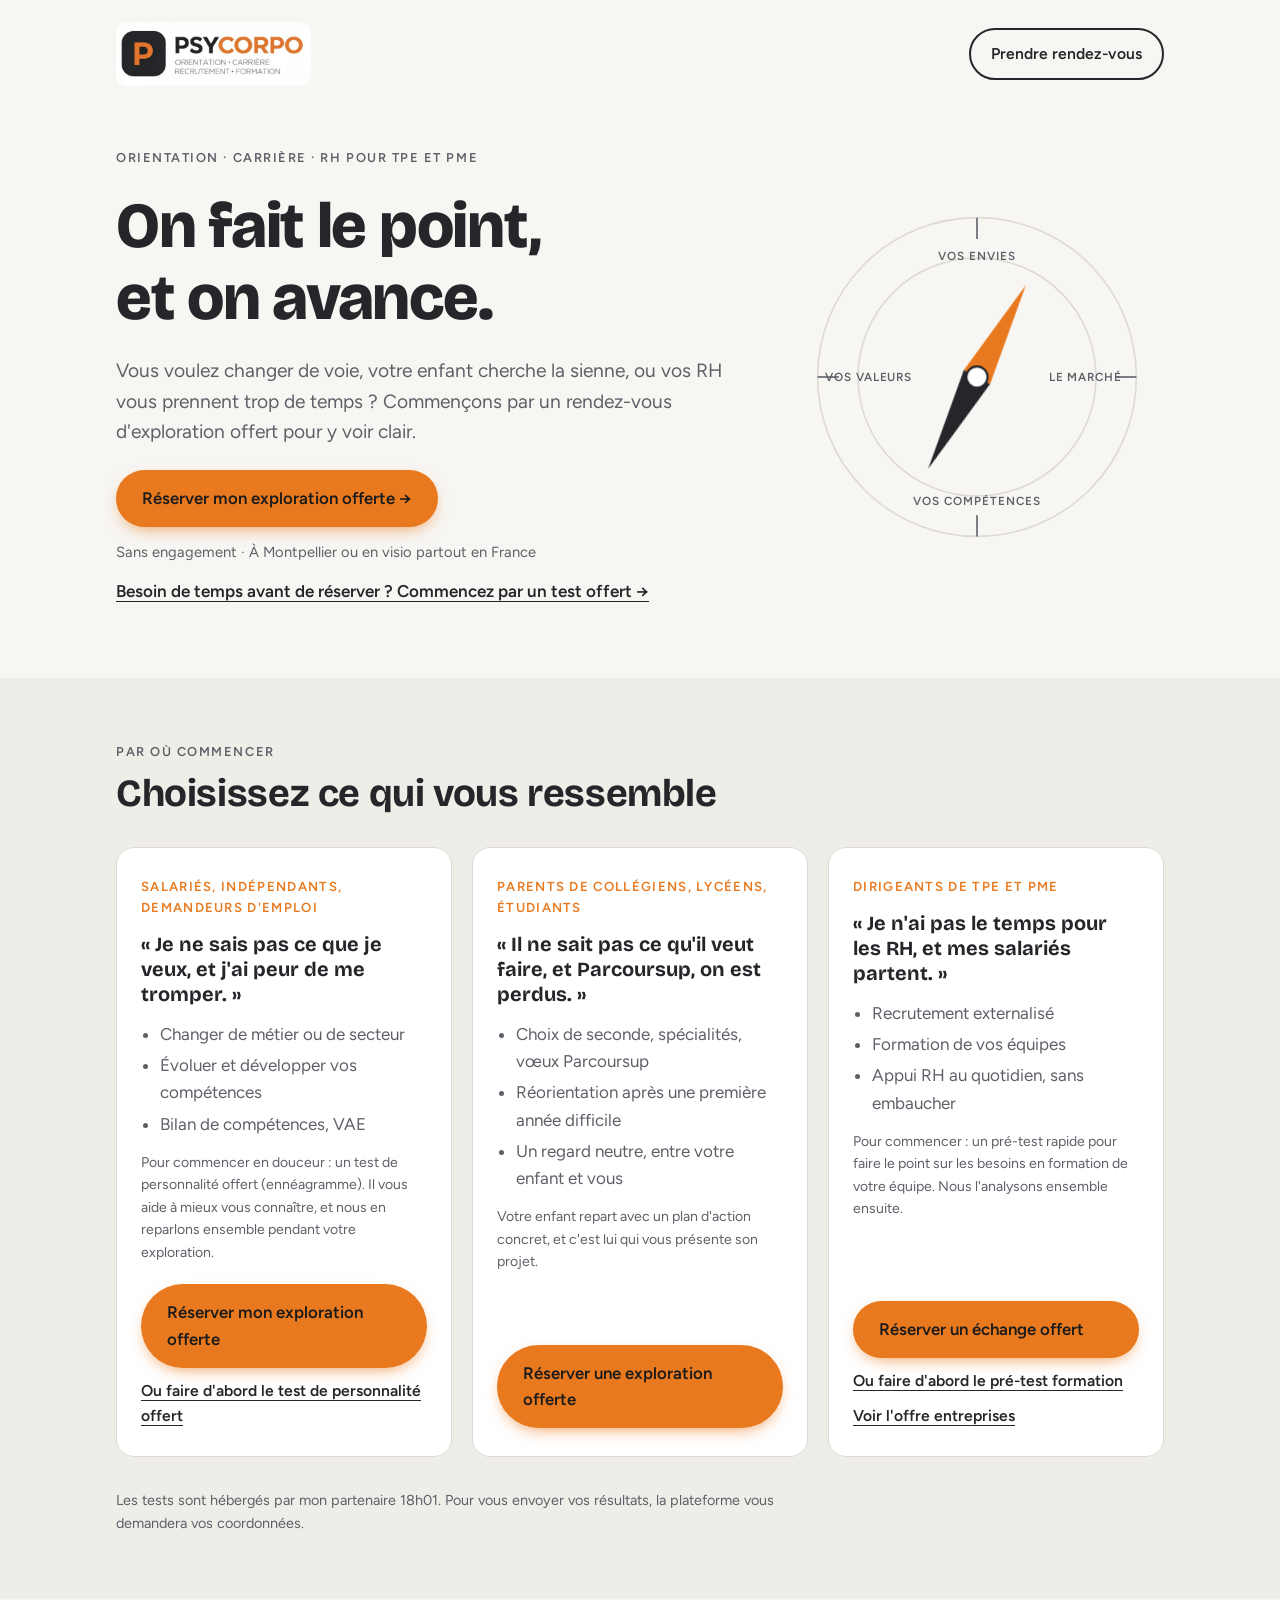
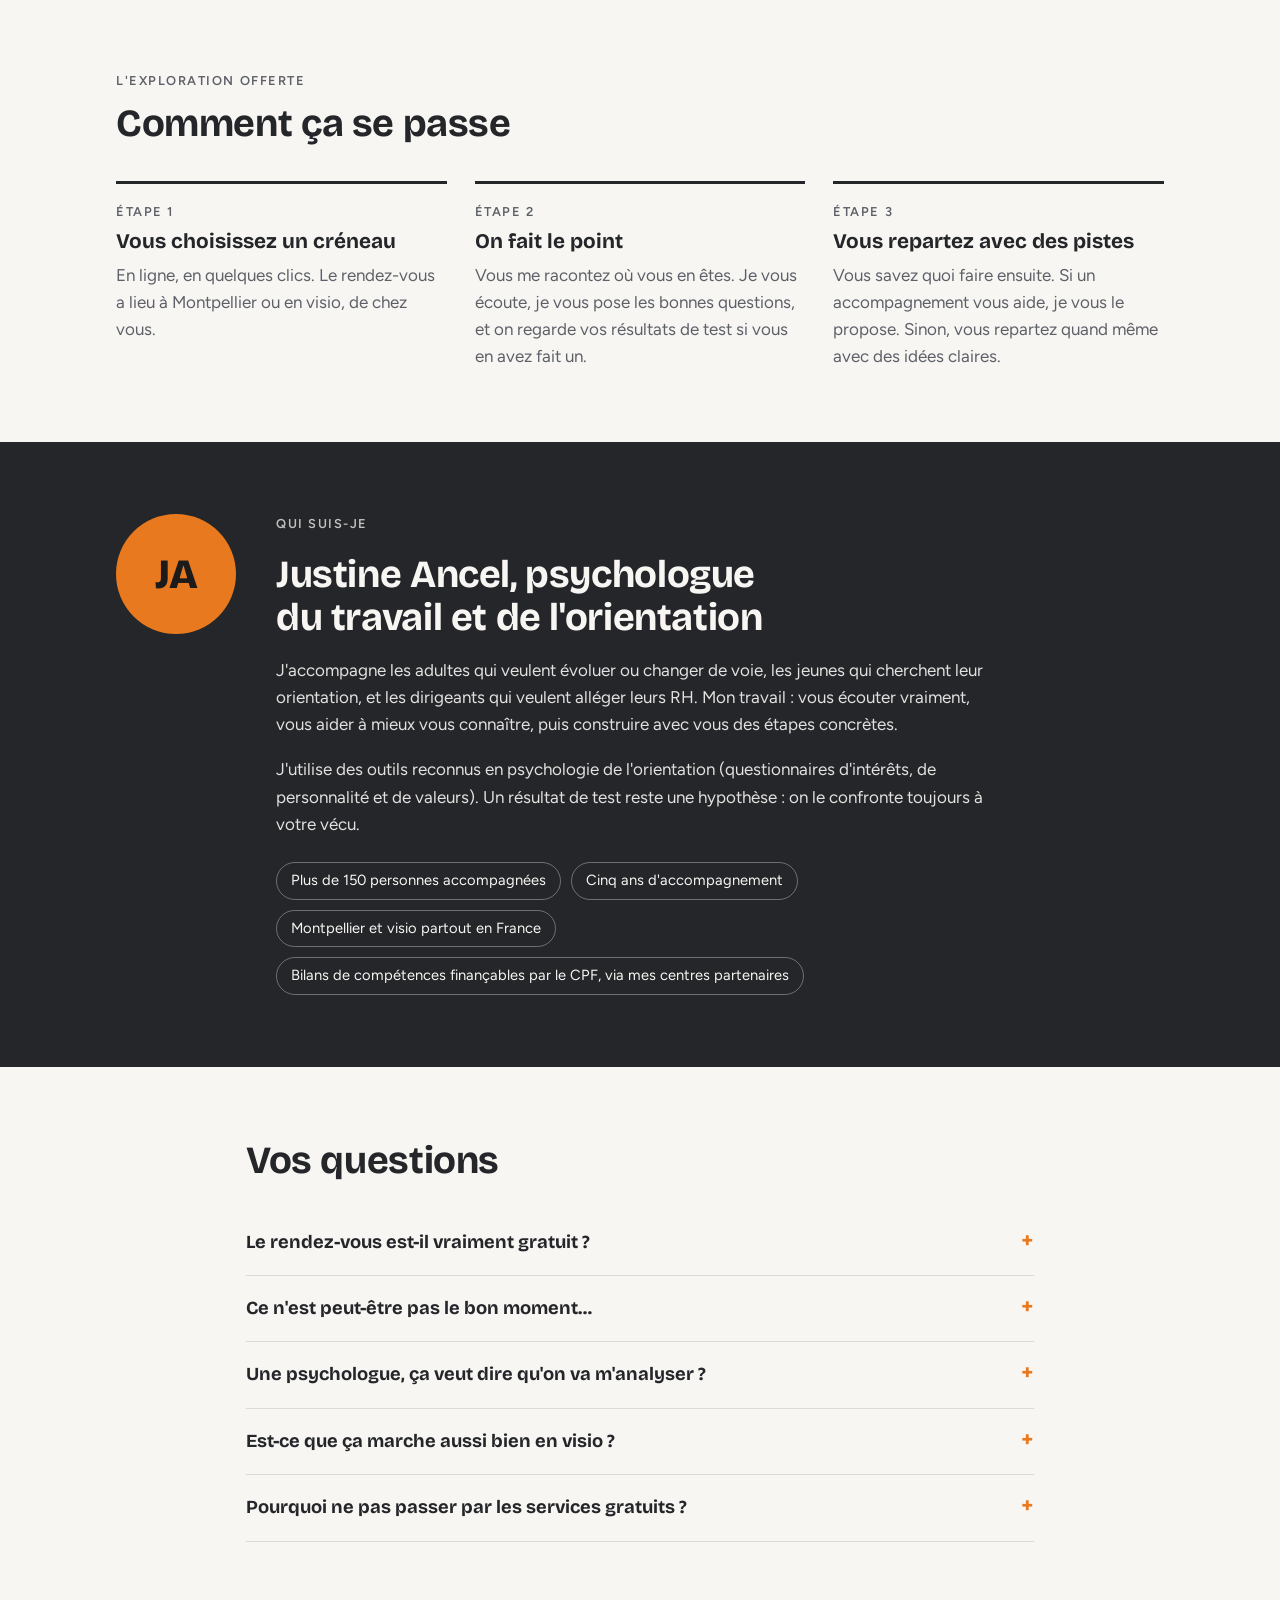
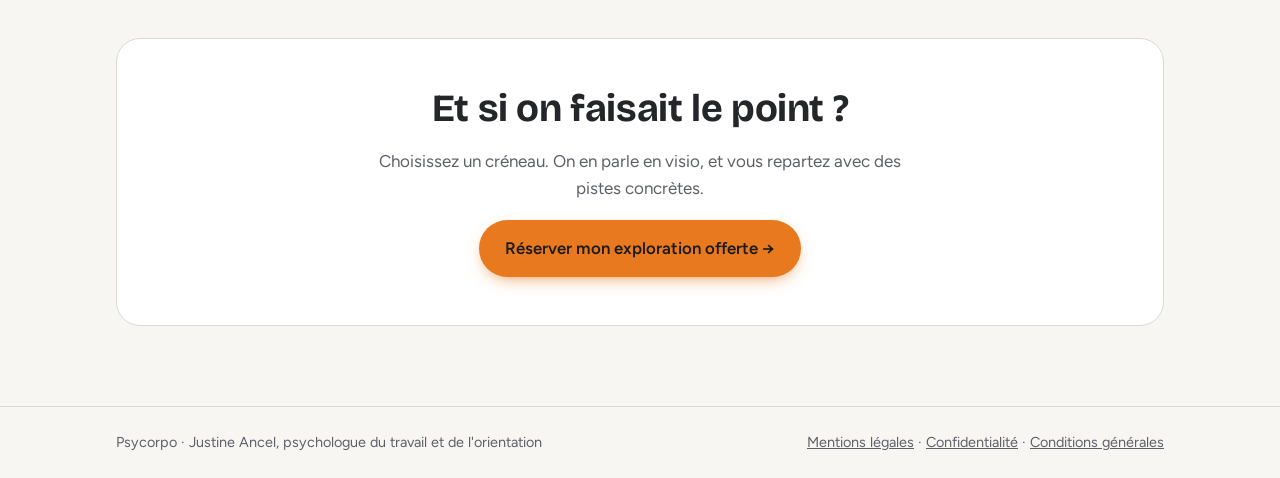
<file: index.html>
<!doctype html>
<html lang="fr">
<head>
<meta charset="utf-8">
<meta name="viewport" content="width=device-width, initial-scale=1, viewport-fit=cover">
<meta name="description" content="Faisons le point : un rendez-vous d'exploration offert avec Justine Ancel, psychologue du travail et de l'orientation, pour les adultes, les parents et les dirigeants de TPE et PME. À Montpellier ou en visio partout en France.">
<style>:root{padding-top:env(safe-area-inset-top,0px);padding-bottom:env(safe-area-inset-bottom,0px)}body{margin:0}img{max-width:100%}[hidden]{display:none!important}.hero-cta a.soft { flex-basis: 100%; font-weight: 600; color: var(--ink); text-underline-offset: 4px; }
</style><title>Exploration offerte · Psycorpo · Justine Ancel, psychologue du travail et de l'orientation</title>
<meta name="claude:viewport-fit-sides" content="cover">
<link rel="preconnect" href="https://fonts.googleapis.com">
<link rel="preconnect" href="https://fonts.gstatic.com" crossorigin>
<link rel="stylesheet" href="https://fonts.googleapis.com/css2?family=Bricolage+Grotesque:opsz,wght@12..96,500;12..96,700;12..96,800&family=Figtree:wght@400;500;600&display=swap">
<style>
/* Layout : une page d'accueil courte, en bandes ; le motif de la boussole relie « faire le point » (au sens de la navigation) au rendez-vous offert. */
:root {
  --bg: #F7F6F3;
  --surface: #FFFFFF;
  --ink: #25262A;
  --muted: #5E6068;
  --line: #DDDAD4;
  --accent: #E8791E;
  --accent-ink: #1B1B1B;
  --deep: #25262A;
  --deep-ink: #F7F6F3;
  --soft: #EFEDE8;
  --font-display: "Bricolage Grotesque", "Segoe UI", system-ui, sans-serif;
  --font-body: "Figtree", "Segoe UI", system-ui, sans-serif;
}
@media (prefers-color-scheme: dark) {
  :root:not([data-theme="light"]) {
    --bg: #1C1D20; --surface: #26272B; --ink: #EDEDEA; --muted: #A3A5AB; --line: #34363B; --accent: #F08A33; --accent-ink: #1B1B1B; --deep: #121315; --deep-ink: #EDEDEA; --soft: #232427;
    color-scheme: dark;
  }
}
:root[data-theme="dark"] {
  --bg: #1C1D20; --surface: #26272B; --ink: #EDEDEA; --muted: #A3A5AB; --line: #34363B; --accent: #F08A33; --accent-ink: #1B1B1B; --deep: #121315; --deep-ink: #EDEDEA; --soft: #232427;
  color-scheme: dark;
}

* { box-sizing: border-box; }
body {
  background: var(--bg); color: var(--ink);
  font-family: var(--font-body); font-size: 1.0625rem; line-height: 1.6;
}
.wrap {
  max-width: 1080px; margin: 0 auto;
  padding-left: max(16px, env(safe-area-inset-left, 0px));
  padding-right: max(16px, env(safe-area-inset-right, 0px));
}
h1, h2, h3 { font-family: var(--font-display); line-height: 1.12; text-wrap: balance; margin: 0; }
h1 { font-size: clamp(2.4rem, 6vw, 4rem); font-weight: 800; letter-spacing: -0.02em; }
h2 { font-size: clamp(1.7rem, 3.6vw, 2.4rem); font-weight: 700; letter-spacing: -0.01em; }
h3 { font-size: 1.3rem; font-weight: 700; }
p { margin: 0; }
a { color: inherit; }
a:focus-visible, summary:focus-visible { outline: 3px solid var(--accent); outline-offset: 3px; border-radius: 6px; }
.eyebrow { font-size: 0.8rem; font-weight: 600; letter-spacing: 0.12em; text-transform: uppercase; color: var(--muted); }

.btn {
  display: inline-flex; align-items: center; gap: 10px;
  font-family: var(--font-body); font-weight: 600; font-size: 1.05rem;
  text-decoration: none; border-radius: 999px; padding: 15px 26px;
  transition: transform .15s ease, box-shadow .15s ease;
}
.btn-main { background: var(--accent); color: var(--accent-ink); box-shadow: 0 6px 18px -8px var(--accent); }
.btn-main:hover { transform: translateY(-2px); box-shadow: 0 10px 22px -8px var(--accent); }
.btn-line { border: 2px solid var(--ink); color: var(--ink); padding: 11px 20px; font-size: 0.98rem; }
.btn-line:hover { background: var(--ink); color: var(--bg); }

/* En-tête */
header .wrap { display: flex; justify-content: space-between; align-items: center; gap: 16px; padding-block: 22px; flex-wrap: wrap; }
.brand { font-family: var(--font-display); font-weight: 800; font-size: 1.45rem; letter-spacing: -0.01em; text-decoration: none; }
.brand img { display: block; height: 64px; width: auto; border-radius: 10px; }
.brand small { display: block; font-family: var(--font-body); font-weight: 500; font-size: 0.82rem; color: var(--muted); letter-spacing: 0; }

/* Hero */
.hero .wrap { display: grid; grid-template-columns: 1.25fr 0.75fr; gap: 48px; align-items: center; padding-block: 40px 72px; }
.hero-text { display: grid; gap: 22px; min-width: 0; }
.hero-text .lead { font-size: 1.2rem; color: var(--muted); max-width: 34em; }
.hero-cta { display: flex; flex-wrap: wrap; gap: 14px 20px; align-items: center; }
.hero-cta .note { font-size: 0.92rem; color: var(--muted); }
.compass { width: 100%; max-width: 340px; justify-self: center; aspect-ratio: 1; }
.compass .ring { fill: none; stroke: var(--line); stroke-width: 1.5; }
.compass .tick { stroke: var(--muted); stroke-width: 1.5; }
.compass .label { fill: var(--muted); font-family: var(--font-body); font-size: 11px; font-weight: 600; letter-spacing: .08em; }
.compass .needle-n { fill: var(--accent); }
.compass .needle-s { fill: var(--deep); }
.compass .hub { fill: var(--surface); stroke: var(--ink); stroke-width: 2; }
.compass .needle { transform-origin: 160px 160px; animation: settle 2.4s cubic-bezier(.3,1.6,.5,1) both; }
@keyframes settle { 0% { transform: rotate(-70deg); } 100% { transform: rotate(28deg); } }
@media (prefers-reduced-motion: reduce) { .compass .needle { animation: none; transform: rotate(28deg); } .btn { transition: none; } }

/* Choix du parcours */
.paths { padding-block: 64px; background: var(--soft); }
.paths .wrap { display: grid; gap: 32px; }
.paths-head { display: grid; gap: 10px; max-width: 40em; }
.cards { display: grid; grid-template-columns: repeat(3, 1fr); gap: 20px; }
.card {
  background: var(--surface); border: 1px solid var(--line); border-radius: 18px;
  padding: 28px 24px; display: flex; flex-direction: column; gap: 14px; min-width: 0;
}
.card .who { font-size: 0.82rem; font-weight: 600; letter-spacing: .1em; text-transform: uppercase; color: var(--accent); }
.dark .card .who, :root[data-theme="dark"] .card .who { color: var(--accent); }
.card .quote { font-family: var(--font-display); font-size: 1.25rem; font-weight: 700; line-height: 1.25; }
.card ul { margin: 0; padding-left: 1.1em; color: var(--muted); display: grid; gap: 4px; }
.card .fine { font-size: 0.88rem; color: var(--muted); }
.card .actions { margin-top: auto; display: grid; gap: 10px; padding-top: 6px; }
.card .actions a.link { font-weight: 600; font-size: 0.98rem; text-underline-offset: 4px; }

/* Étapes */
.steps { padding-block: 72px; }
.steps .wrap { display: grid; gap: 36px; }
.steps ol { list-style: none; margin: 0; padding: 0; display: grid; grid-template-columns: repeat(3, 1fr); gap: 28px; counter-reset: s; }
.steps li { counter-increment: s; display: grid; gap: 8px; align-content: start; border-top: 3px solid var(--ink); padding-top: 18px; min-width: 0; }
.steps li::before { content: "Étape " counter(s); font-size: 0.8rem; font-weight: 600; letter-spacing: .12em; text-transform: uppercase; color: var(--muted); }
.steps li p { color: var(--muted); }

/* À propos */
.about { background: var(--deep); color: var(--deep-ink); padding-block: 72px; }
.about .wrap { display: grid; grid-template-columns: auto 1fr; gap: 40px; align-items: start; }
.monogram {
  width: 120px; height: 120px; border-radius: 50%; display: grid; place-items: center;
  background: var(--accent); color: var(--accent-ink);
  font-family: var(--font-display); font-weight: 800; font-size: 2.6rem;
}
.about-text { display: grid; gap: 18px; max-width: 42em; min-width: 0; }
.about-text p { opacity: .9; }
.facts { display: flex; flex-wrap: wrap; gap: 10px; margin: 6px 0 0; padding: 0; list-style: none; }
.facts li { border: 1px solid rgba(244,247,251,.35); border-radius: 999px; padding: 6px 14px; font-size: 0.92rem; }

/* FAQ */
.faq { padding-block: 72px; }
.faq .wrap { display: grid; gap: 28px; max-width: 820px; }
details { border-bottom: 1px solid var(--line); padding-block: 18px; }
summary { cursor: pointer; font-family: var(--font-display); font-weight: 700; font-size: 1.15rem; list-style: none; display: flex; justify-content: space-between; gap: 16px; }
summary::-webkit-details-marker { display: none; }
summary::after { content: "+"; font-size: 1.5rem; line-height: 1; color: var(--accent); flex-shrink: 0; }
details[open] summary::after { content: "–"; }
details p { margin-top: 10px; color: var(--muted); max-width: 38em; }

/* Appel final */
.final { padding-block: 24px 80px; }
.final .box {
  background: var(--surface); border: 1px solid var(--line); border-radius: 24px;
  padding: 48px 32px; display: grid; gap: 18px; justify-items: center; text-align: center;
}
.final .box p { color: var(--muted); max-width: 32em; }

footer { border-top: 1px solid var(--line); }
footer .wrap { padding-block: 24px; font-size: 0.9rem; color: var(--muted); display: flex; flex-wrap: wrap; justify-content: space-between; gap: 8px; }

@media (max-width: 860px) {
  .hero .wrap { grid-template-columns: 1fr; gap: 24px; padding-block: 16px 56px; }
  .compass { max-width: 220px; order: -1; justify-self: start; }
  .cards, .steps ol { grid-template-columns: 1fr; }
  .about .wrap { grid-template-columns: 1fr; gap: 24px; }
}
.hero-cta a.soft { flex-basis: 100%; font-weight: 600; color: var(--ink); text-underline-offset: 4px; }
</style>

</head>
<body>
<header>
  <div class="wrap">
    <a class="brand" href="/"><img src="[data-uri]" alt="Psycorpo, psychologue du travail et de l'orientation" width="560" height="184"></a>
    <a class="btn btn-line" href="https://koalendar.com/u/psycorpo-conseil" target="_blank" rel="noopener">Prendre rendez-vous</a>
  </div>
</header>

<main>
  <section class="hero">
    <div class="wrap">
      <div class="hero-text">
        <p class="eyebrow">Orientation · Carrière · RH pour TPE et PME</p>
        <h1>On fait le point, et on avance.</h1>
        <p class="lead">Vous voulez changer de voie, votre enfant cherche la sienne, ou vos RH vous prennent trop de temps ? Commençons par un rendez-vous d'exploration offert pour y voir clair.</p>
        <div class="hero-cta">
          <a class="btn btn-main" href="https://koalendar.com/u/psycorpo-conseil" target="_blank" rel="noopener">Réserver mon exploration offerte →</a>
          <span class="note">Sans engagement · À Montpellier ou en visio partout en France</span>
          <a class="soft" href="/tests/" target="_blank" rel="noopener">Besoin de temps avant de réserver ? Commencez par un test offert →</a>
        </div>
      </div>
      <svg class="compass" viewBox="0 0 320 320" role="img" aria-label="Une boussole dont l'aiguille trouve son cap">
        <circle class="ring" cx="160" cy="160" r="150"/>
        <circle class="ring" cx="160" cy="160" r="112"/>
        <g>
          <line class="tick" x1="160" y1="10" x2="160" y2="30"/>
          <line class="tick" x1="160" y1="290" x2="160" y2="310"/>
          <line class="tick" x1="10" y1="160" x2="30" y2="160"/>
          <line class="tick" x1="290" y1="160" x2="310" y2="160"/>
        </g>
        <text class="label" x="160" y="50" text-anchor="middle">VOS ENVIES</text>
        <text class="label" x="160" y="280" text-anchor="middle">VOS COMPÉTENCES</text>
        <text class="label" x="58" y="164" text-anchor="middle">VOS VALEURS</text>
        <text class="label" x="262" y="164" text-anchor="middle">LE MARCHÉ</text>
        <g class="needle">
          <polygon class="needle-n" points="160,62 174,160 146,160"/>
          <polygon class="needle-s" points="160,258 174,160 146,160"/>
        </g>
        <circle class="hub" cx="160" cy="160" r="10"/>
      </svg>
    </div>
  </section>

  <section class="paths" aria-labelledby="paths-title">
    <div class="wrap">
      <div class="paths-head">
        <p class="eyebrow">Par où commencer</p>
        <h2 id="paths-title">Choisissez ce qui vous ressemble</h2>
      </div>
      <div class="cards">
        <article class="card">
          <p class="who">Salariés, indépendants, demandeurs d'emploi</p>
          <p class="quote">« Je ne sais pas ce que je veux, et j'ai peur de me tromper. »</p>
          <ul>
            <li>Changer de métier ou de secteur</li>
            <li>Évoluer et développer vos compétences</li>
            <li>Bilan de compétences, VAE</li>
          </ul>
          <p class="fine">Pour commencer en douceur : un test de personnalité offert (ennéagramme). Il vous aide à mieux vous connaître, et nous en reparlons ensemble pendant votre exploration.</p>
          <div class="actions">
            <a class="btn btn-main" href="https://koalendar.com/e/rencontrer-justine-ancel-7" target="_blank" rel="noopener">Réserver mon exploration offerte</a>
            <a class="link" href="https://personnalite.18h01.fr/?vdi=1490" target="_blank" rel="noopener">Ou faire d'abord le test de personnalité offert</a>
          </div>
        </article>

        <article class="card">
          <p class="who">Parents de collégiens, lycéens, étudiants</p>
          <p class="quote">« Il ne sait pas ce qu'il veut faire, et Parcoursup, on est perdus. »</p>
          <ul>
            <li>Choix de seconde, spécialités, vœux Parcoursup</li>
            <li>Réorientation après une première année difficile</li>
            <li>Un regard neutre, entre votre enfant et vous</li>
          </ul>
          <p class="fine">Votre enfant repart avec un plan d'action concret, et c'est lui qui vous présente son projet.</p>
          <div class="actions">
            <a class="btn btn-main" href="https://koalendar.com/e/orientation-scolaireetudes-avec-justine-ancel" target="_blank" rel="noopener">Réserver une exploration offerte</a>
          </div>
        </article>

        <article class="card">
          <p class="who">Dirigeants de TPE et PME</p>
          <p class="quote">« Je n'ai pas le temps pour les RH, et mes salariés partent. »</p>
          <ul>
            <li>Recrutement externalisé</li>
            <li>Formation de vos équipes</li>
            <li>Appui RH au quotidien, sans embaucher</li>
          </ul>
          <p class="fine">Pour commencer : un pré-test rapide pour faire le point sur les besoins en formation de votre équipe. Nous l'analysons ensemble ensuite.</p>
          <div class="actions">
            <a class="btn btn-main" href="https://koalendar.com/e/dirigeants" target="_blank" rel="noopener">Réserver un échange offert</a>
            <a class="link" href="https://test.18h01.fr/?vdi=1490" target="_blank" rel="noopener">Ou faire d'abord le pré-test formation</a>
            <a class="link" href="/entreprises/" target="_blank" rel="noopener">Voir l'offre entreprises</a>
          </div>
        </article>
      </div>
      <p class="fine" style="color:var(--muted);font-size:.9rem;max-width:46em">Les tests sont hébergés par mon partenaire 18h01. Pour vous envoyer vos résultats, la plateforme vous demandera vos coordonnées.</p>
    </div>
  </section>

  <section class="steps" aria-labelledby="steps-title">
    <div class="wrap">
      <div class="paths-head">
        <p class="eyebrow">L'exploration offerte</p>
        <h2 id="steps-title">Comment ça se passe</h2>
      </div>
      <ol>
        <li><h3>Vous choisissez un créneau</h3><p>En ligne, en quelques clics. Le rendez-vous a lieu à Montpellier ou en visio, de chez vous.</p></li>
        <li><h3>On fait le point</h3><p>Vous me racontez où vous en êtes. Je vous écoute, je vous pose les bonnes questions, et on regarde vos résultats de test si vous en avez fait un.</p></li>
        <li><h3>Vous repartez avec des pistes</h3><p>Vous savez quoi faire ensuite. Si un accompagnement vous aide, je vous le propose. Sinon, vous repartez quand même avec des idées claires.</p></li>
      </ol>
    </div>
  </section>

  <section class="about" aria-labelledby="about-title">
    <div class="wrap">
      <div class="monogram" aria-hidden="true">JA</div>
      <div class="about-text">
        <p class="eyebrow" style="color:var(--deep-ink);opacity:.75">Qui suis-je</p>
        <h2 id="about-title">Justine Ancel, psychologue du travail et de l'orientation</h2>
        <p>J'accompagne les adultes qui veulent évoluer ou changer de voie, les jeunes qui cherchent leur orientation, et les dirigeants qui veulent alléger leurs RH. Mon travail : vous écouter vraiment, vous aider à mieux vous connaître, puis construire avec vous des étapes concrètes.</p>
        <p>J'utilise des outils reconnus en psychologie de l'orientation (questionnaires d'intérêts, de personnalité et de valeurs). Un résultat de test reste une hypothèse : on le confronte toujours à votre vécu.</p>
        <ul class="facts">
          <li>Plus de 150 personnes accompagnées</li>
          <li>Cinq ans d'accompagnement</li>
          <li>Montpellier et visio partout en France</li>
          <li>Bilans de compétences finançables par le CPF, via mes centres partenaires</li>
        </ul>
      </div>
    </div>
  </section>

  <section class="faq" aria-labelledby="faq-title">
    <div class="wrap">
      <h2 id="faq-title">Vos questions</h2>
      <div>
        <details>
          <summary>Le rendez-vous est-il vraiment gratuit ?</summary>
          <p>Oui. L'exploration est offerte et ne vous engage à rien. Elle sert à faire le point sur votre situation et à voir si je peux vous aider.</p>
        </details>
        <details>
          <summary>Ce n'est peut-être pas le bon moment…</summary>
          <p>Justement, faire le point ne prend pas longtemps et ne coûte rien. Plus tôt vous y voyez clair, moins vous subissez la situation.</p>
        </details>
        <details>
          <summary>Une psychologue, ça veut dire qu'on va m'analyser ?</summary>
          <p>Non. Une psychologue du travail et de l'orientation s'intéresse à votre parcours, à vos compétences et à vos projets. On parle de votre vie professionnelle, pas de soins.</p>
        </details>
        <details>
          <summary>Est-ce que ça marche aussi bien en visio ?</summary>
          <p>Oui. Vous restez chez vous, dans un cadre où vous êtes à l'aise, et les tests se passent en ligne. Il suffit d'un ordinateur ou d'un téléphone avec une caméra.</p>
        </details>
        <details>
          <summary>Pourquoi ne pas passer par les services gratuits ?</summary>
          <p>Ils sont utiles, mais souvent saturés. Ici, vous avez du temps, une écoute entière et un plan d'action construit pour vous.</p>
        </details>
      </div>
    </div>
  </section>

  <section class="final">
    <div class="wrap">
      <div class="box">
        <h2>Et si on faisait le point ?</h2>
        <p>Choisissez un créneau. On en parle en visio, et vous repartez avec des pistes concrètes.</p>
        <a class="btn btn-main" href="https://koalendar.com/u/psycorpo-conseil" target="_blank" rel="noopener">Réserver mon exploration offerte →</a>
      </div>
    </div>
  </section>
</main>

<footer>
  <div class="wrap">
    <span>Psycorpo · Justine Ancel, psychologue du travail et de l'orientation</span>
    <span><a href="/mentions-legales.html">Mentions légales</a> · <a href="/confidentialite.html">Confidentialité</a> · <a href="/cgv.html">Conditions générales</a></span>
  </div>
</footer>

</body>
</html>
</file>
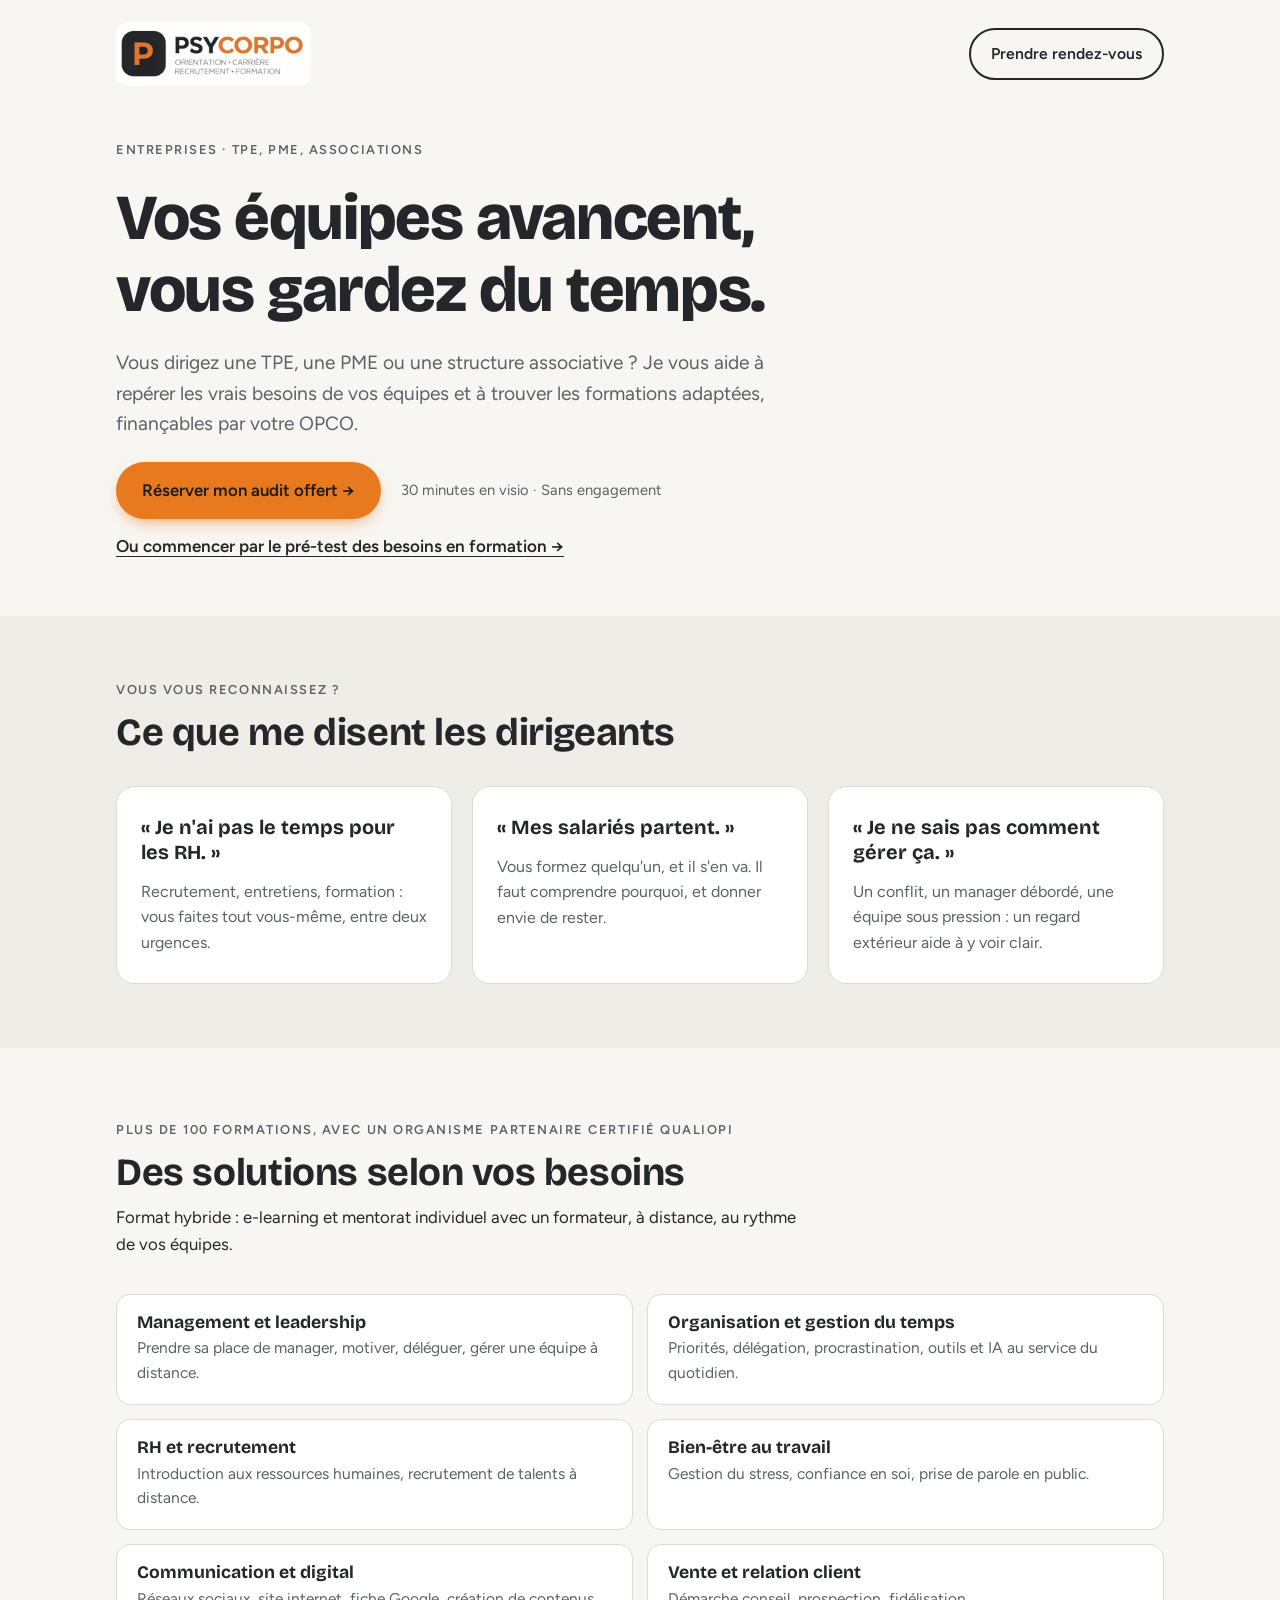
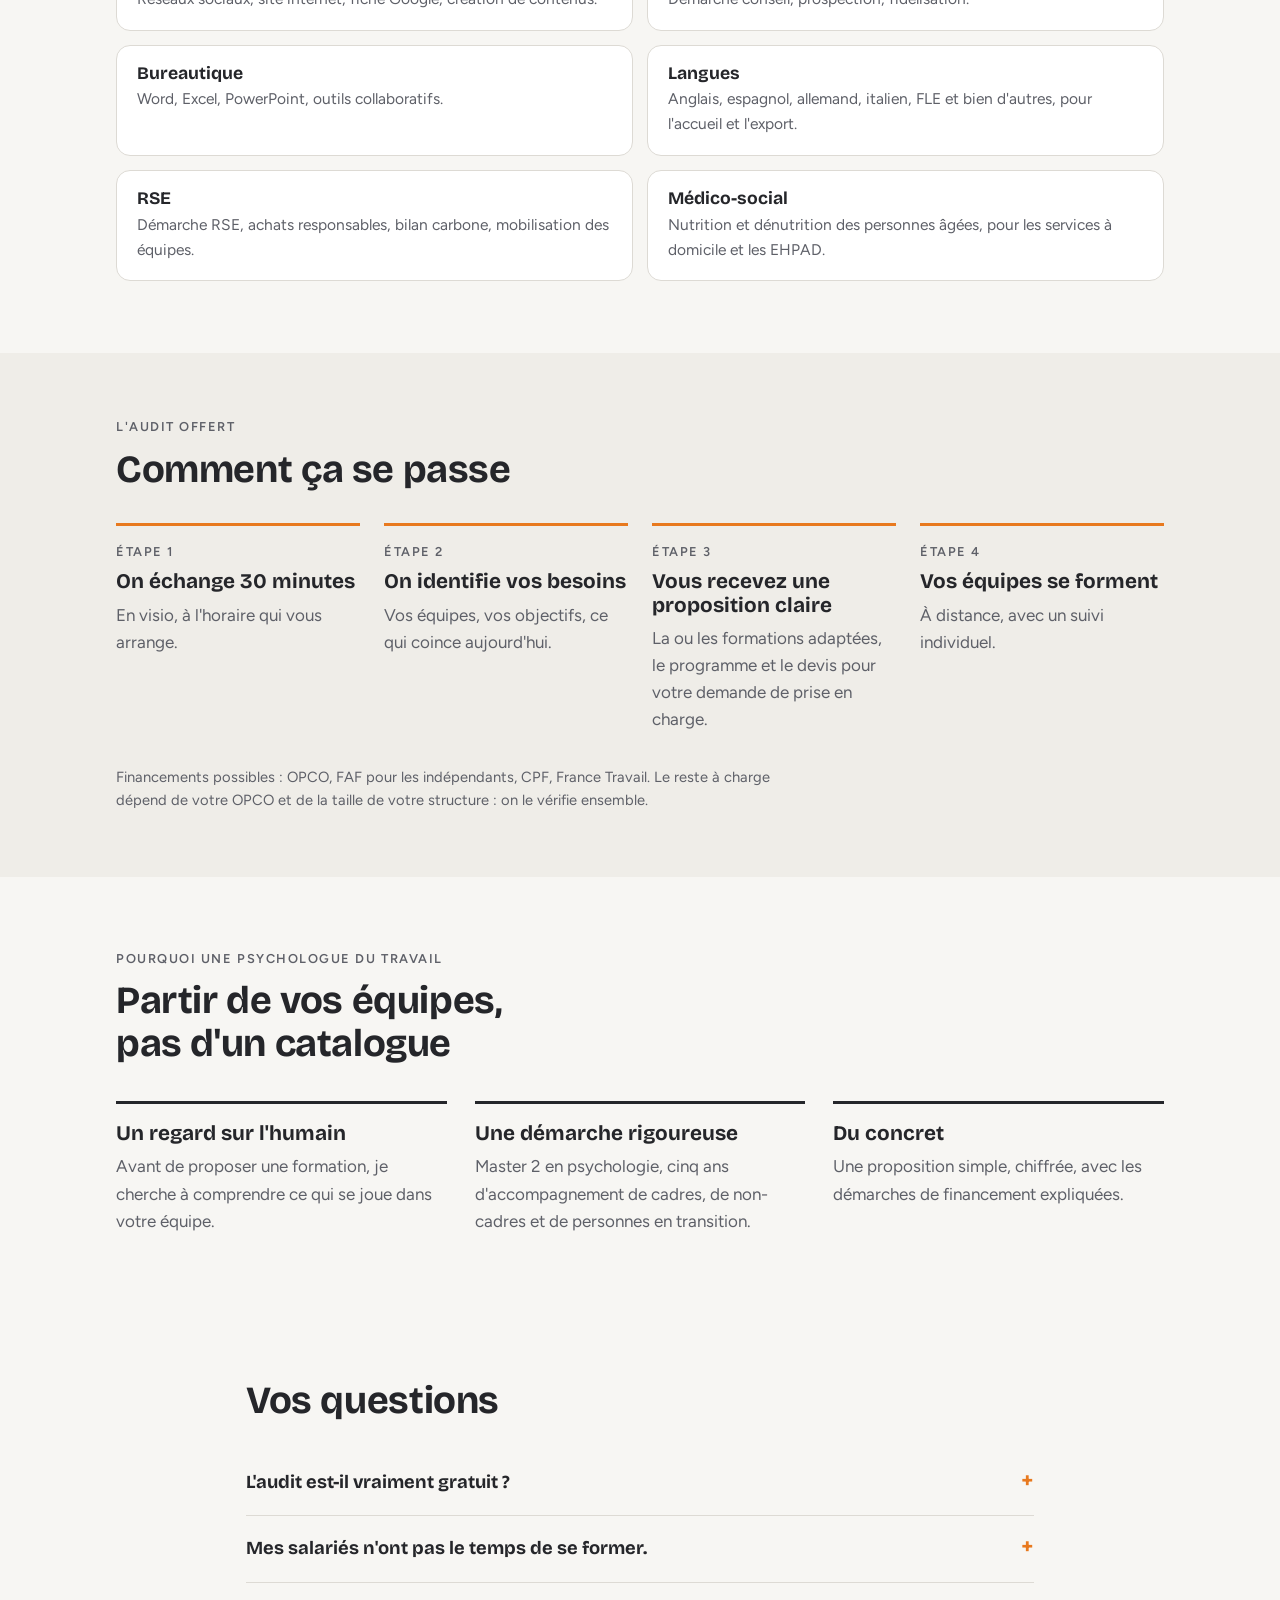
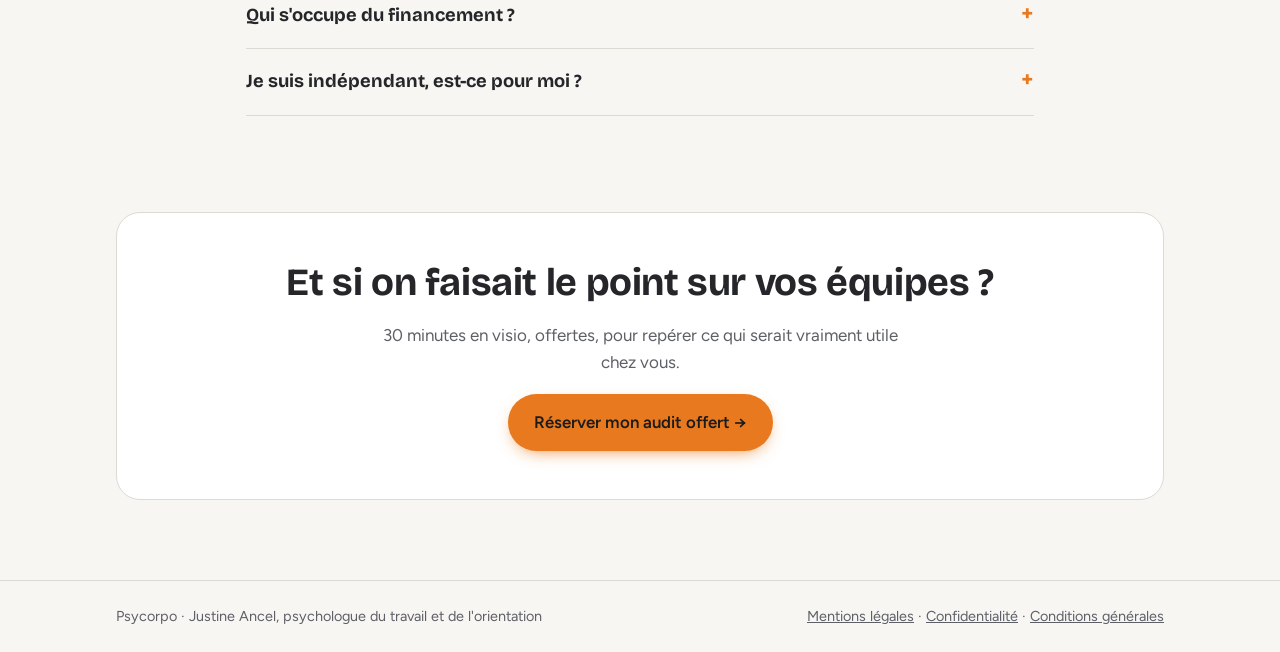
<file: entreprises/index.html>
<!doctype html>
<html lang="fr">
<head>
<meta charset="utf-8">
<meta name="viewport" content="width=device-width, initial-scale=1, viewport-fit=cover">
<meta name="description" content="Formations pour les équipes de TPE, PME et associations, finançables par l'OPCO : management, RH, bien-être au travail, digital, langues, RSE. Audit offert avec Justine Ancel, psychologue du travail et de l'orientation.">
<style>:root{padding-top:env(safe-area-inset-top,0px);padding-bottom:env(safe-area-inset-bottom,0px)}body{margin:0}img{max-width:100%}[hidden]{display:none!important}.hero .wrap.hero-solo { grid-template-columns: 1fr; padding-block: 32px 56px; }
.hero-solo .hero-text { max-width: 44em; }
.cards.two { grid-template-columns: repeat(2, 1fr); }
.hero-cta a.soft { flex-basis: 100%; font-weight: 600; color: var(--ink); text-underline-offset: 4px; }
@media (max-width: 860px) { .cards.two { grid-template-columns: 1fr; } }
</style><title>Entreprises · Psycorpo · Justine Ancel, psychologue du travail et de l'orientation</title>
<meta name="claude:viewport-fit-sides" content="cover">
<link rel="preconnect" href="https://fonts.googleapis.com">
<link rel="preconnect" href="https://fonts.gstatic.com" crossorigin>
<link rel="stylesheet" href="https://fonts.googleapis.com/css2?family=Bricolage+Grotesque:opsz,wght@12..96,500;12..96,700;12..96,800&family=Figtree:wght@400;500;600&display=swap">
<style>
/* Layout : une page d'accueil courte, en bandes ; le motif de la boussole relie « faire le point » (au sens de la navigation) au rendez-vous offert. */
:root {
  --bg: #F7F6F3;
  --surface: #FFFFFF;
  --ink: #25262A;
  --muted: #5E6068;
  --line: #DDDAD4;
  --accent: #E8791E;
  --accent-ink: #1B1B1B;
  --deep: #25262A;
  --deep-ink: #F7F6F3;
  --soft: #EFEDE8;
  --font-display: "Bricolage Grotesque", "Segoe UI", system-ui, sans-serif;
  --font-body: "Figtree", "Segoe UI", system-ui, sans-serif;
}
@media (prefers-color-scheme: dark) {
  :root:not([data-theme="light"]) {
    --bg: #1C1D20; --surface: #26272B; --ink: #EDEDEA; --muted: #A3A5AB; --line: #34363B; --accent: #F08A33; --accent-ink: #1B1B1B; --deep: #121315; --deep-ink: #EDEDEA; --soft: #232427;
    color-scheme: dark;
  }
}
:root[data-theme="dark"] {
  --bg: #1C1D20; --surface: #26272B; --ink: #EDEDEA; --muted: #A3A5AB; --line: #34363B; --accent: #F08A33; --accent-ink: #1B1B1B; --deep: #121315; --deep-ink: #EDEDEA; --soft: #232427;
  color-scheme: dark;
}

* { box-sizing: border-box; }
body {
  background: var(--bg); color: var(--ink);
  font-family: var(--font-body); font-size: 1.0625rem; line-height: 1.6;
}
.wrap {
  max-width: 1080px; margin: 0 auto;
  padding-left: max(16px, env(safe-area-inset-left, 0px));
  padding-right: max(16px, env(safe-area-inset-right, 0px));
}
h1, h2, h3 { font-family: var(--font-display); line-height: 1.12; text-wrap: balance; margin: 0; }
h1 { font-size: clamp(2.4rem, 6vw, 4rem); font-weight: 800; letter-spacing: -0.02em; }
h2 { font-size: clamp(1.7rem, 3.6vw, 2.4rem); font-weight: 700; letter-spacing: -0.01em; }
h3 { font-size: 1.3rem; font-weight: 700; }
p { margin: 0; }
a { color: inherit; }
a:focus-visible, summary:focus-visible { outline: 3px solid var(--accent); outline-offset: 3px; border-radius: 6px; }
.eyebrow { font-size: 0.8rem; font-weight: 600; letter-spacing: 0.12em; text-transform: uppercase; color: var(--muted); }

.btn {
  display: inline-flex; align-items: center; gap: 10px;
  font-family: var(--font-body); font-weight: 600; font-size: 1.05rem;
  text-decoration: none; border-radius: 999px; padding: 15px 26px;
  transition: transform .15s ease, box-shadow .15s ease;
}
.btn-main { background: var(--accent); color: var(--accent-ink); box-shadow: 0 6px 18px -8px var(--accent); }
.btn-main:hover { transform: translateY(-2px); box-shadow: 0 10px 22px -8px var(--accent); }
.btn-line { border: 2px solid var(--ink); color: var(--ink); padding: 11px 20px; font-size: 0.98rem; }
.btn-line:hover { background: var(--ink); color: var(--bg); }

/* En-tête */
header .wrap { display: flex; justify-content: space-between; align-items: center; gap: 16px; padding-block: 22px; flex-wrap: wrap; }
.brand { font-family: var(--font-display); font-weight: 800; font-size: 1.45rem; letter-spacing: -0.01em; text-decoration: none; }
.brand img { display: block; height: 64px; width: auto; border-radius: 10px; }
.brand small { display: block; font-family: var(--font-body); font-weight: 500; font-size: 0.82rem; color: var(--muted); letter-spacing: 0; }

/* Hero */
.hero .wrap { display: grid; grid-template-columns: 1.25fr 0.75fr; gap: 48px; align-items: center; padding-block: 40px 72px; }
.hero-text { display: grid; gap: 22px; min-width: 0; }
.hero-text .lead { font-size: 1.2rem; color: var(--muted); max-width: 34em; }
.hero-cta { display: flex; flex-wrap: wrap; gap: 14px 20px; align-items: center; }
.hero-cta .note { font-size: 0.92rem; color: var(--muted); }
.compass { width: 100%; max-width: 340px; justify-self: center; aspect-ratio: 1; }
.compass .ring { fill: none; stroke: var(--line); stroke-width: 1.5; }
.compass .tick { stroke: var(--muted); stroke-width: 1.5; }
.compass .label { fill: var(--muted); font-family: var(--font-body); font-size: 11px; font-weight: 600; letter-spacing: .08em; }
.compass .needle-n { fill: var(--accent); }
.compass .needle-s { fill: var(--deep); }
.compass .hub { fill: var(--surface); stroke: var(--ink); stroke-width: 2; }
.compass .needle { transform-origin: 160px 160px; animation: settle 2.4s cubic-bezier(.3,1.6,.5,1) both; }
@keyframes settle { 0% { transform: rotate(-70deg); } 100% { transform: rotate(28deg); } }
@media (prefers-reduced-motion: reduce) { .compass .needle { animation: none; transform: rotate(28deg); } .btn { transition: none; } }

/* Choix du parcours */
.paths { padding-block: 64px; background: var(--soft); }
.paths .wrap { display: grid; gap: 32px; }
.paths-head { display: grid; gap: 10px; max-width: 40em; }
.cards { display: grid; grid-template-columns: repeat(3, 1fr); gap: 20px; }
.card {
  background: var(--surface); border: 1px solid var(--line); border-radius: 18px;
  padding: 28px 24px; display: flex; flex-direction: column; gap: 14px; min-width: 0;
}
.card .who { font-size: 0.82rem; font-weight: 600; letter-spacing: .1em; text-transform: uppercase; color: var(--accent); }
.dark .card .who, :root[data-theme="dark"] .card .who { color: var(--accent); }
.card .quote { font-family: var(--font-display); font-size: 1.25rem; font-weight: 700; line-height: 1.25; }
.card ul { margin: 0; padding-left: 1.1em; color: var(--muted); display: grid; gap: 4px; }
.card .fine { font-size: 0.88rem; color: var(--muted); }
.card .actions { margin-top: auto; display: grid; gap: 10px; padding-top: 6px; }
.card .actions a.link { font-weight: 600; font-size: 0.98rem; text-underline-offset: 4px; }

/* Étapes */
.steps { padding-block: 72px; }
.steps .wrap { display: grid; gap: 36px; }
.steps ol { list-style: none; margin: 0; padding: 0; display: grid; grid-template-columns: repeat(3, 1fr); gap: 28px; counter-reset: s; }
.steps li { counter-increment: s; display: grid; gap: 8px; align-content: start; border-top: 3px solid var(--ink); padding-top: 18px; min-width: 0; }
.steps li::before { content: "Étape " counter(s); font-size: 0.8rem; font-weight: 600; letter-spacing: .12em; text-transform: uppercase; color: var(--muted); }
.steps li p { color: var(--muted); }

/* À propos */
.about { background: var(--deep); color: var(--deep-ink); padding-block: 72px; }
.about .wrap { display: grid; grid-template-columns: auto 1fr; gap: 40px; align-items: start; }
.monogram {
  width: 120px; height: 120px; border-radius: 50%; display: grid; place-items: center;
  background: var(--accent); color: var(--accent-ink);
  font-family: var(--font-display); font-weight: 800; font-size: 2.6rem;
}
.about-text { display: grid; gap: 18px; max-width: 42em; min-width: 0; }
.about-text p { opacity: .9; }
.facts { display: flex; flex-wrap: wrap; gap: 10px; margin: 6px 0 0; padding: 0; list-style: none; }
.facts li { border: 1px solid rgba(244,247,251,.35); border-radius: 999px; padding: 6px 14px; font-size: 0.92rem; }

/* FAQ */
.faq { padding-block: 72px; }
.faq .wrap { display: grid; gap: 28px; max-width: 820px; }
details { border-bottom: 1px solid var(--line); padding-block: 18px; }
summary { cursor: pointer; font-family: var(--font-display); font-weight: 700; font-size: 1.15rem; list-style: none; display: flex; justify-content: space-between; gap: 16px; }
summary::-webkit-details-marker { display: none; }
summary::after { content: "+"; font-size: 1.5rem; line-height: 1; color: var(--accent); flex-shrink: 0; }
details[open] summary::after { content: "–"; }
details p { margin-top: 10px; color: var(--muted); max-width: 38em; }

/* Appel final */
.final { padding-block: 24px 80px; }
.final .box {
  background: var(--surface); border: 1px solid var(--line); border-radius: 24px;
  padding: 48px 32px; display: grid; gap: 18px; justify-items: center; text-align: center;
}
.final .box p { color: var(--muted); max-width: 32em; }

footer { border-top: 1px solid var(--line); }
footer .wrap { padding-block: 24px; font-size: 0.9rem; color: var(--muted); display: flex; flex-wrap: wrap; justify-content: space-between; gap: 8px; }

@media (max-width: 860px) {
  .hero .wrap { grid-template-columns: 1fr; gap: 24px; padding-block: 16px 56px; }
  .compass { max-width: 220px; order: -1; justify-self: start; }
  .cards, .steps ol { grid-template-columns: 1fr; }
  .about .wrap { grid-template-columns: 1fr; gap: 24px; }
}
.hero .wrap.hero-solo { grid-template-columns: 1fr; padding-block: 32px 56px; }
.hero-solo .hero-text { max-width: 44em; }
.cards.two { grid-template-columns: repeat(2, 1fr); }
.hero-cta a.soft { flex-basis: 100%; font-weight: 600; color: var(--ink); text-underline-offset: 4px; }
@media (max-width: 860px) { .cards.two { grid-template-columns: 1fr; } }
.families { display: grid; grid-template-columns: repeat(2, 1fr); gap: 14px; }
.fam { background: var(--surface); border: 1px solid var(--line); border-radius: 14px; padding: 18px 20px; min-width: 0; }
.fam h3 { font-size: 1.1rem; margin-bottom: 4px; }
.fam p { color: var(--muted); font-size: .97rem; }
.audit-steps { list-style: none; margin: 0; padding: 0; display: grid; grid-template-columns: repeat(4, 1fr); gap: 24px; counter-reset: a; }
.audit-steps li { counter-increment: a; display: grid; gap: 8px; align-content: start; border-top: 3px solid var(--accent); padding-top: 16px; min-width: 0; }
.audit-steps li::before { content: 'Étape ' counter(a); font-size: .8rem; font-weight: 600; letter-spacing: .12em; text-transform: uppercase; color: var(--muted); }
.audit-steps li p { color: var(--muted); }
.steps ol.why li::before { content: none; }
@media (max-width: 860px) { .families, .audit-steps { grid-template-columns: 1fr; } }
</style>

</head>
<body>
<header>
  <div class="wrap">
    <a class="brand" href="/"><img src="[data-uri]" alt="Psycorpo, psychologue du travail et de l'orientation" width="560" height="184"></a>
    <a class="btn btn-line" href="https://koalendar.com/u/psycorpo-conseil" target="_blank" rel="noopener">Prendre rendez-vous</a>
  </div>
</header>

<main>
  <section class="hero">
    <div class="wrap hero-solo">
      <div class="hero-text">
        <p class="eyebrow">Entreprises · TPE, PME, associations</p>
        <h1>Vos équipes avancent, vous gardez du temps.</h1>
        <p class="lead">Vous dirigez une TPE, une PME ou une structure associative ? Je vous aide à repérer les vrais besoins de vos équipes et à trouver les formations adaptées, finançables par votre OPCO.</p>
        <div class="hero-cta">
          <a class="btn btn-main" href="https://koalendar.com/e/dirigeants" target="_blank" rel="noopener">Réserver mon audit offert →</a>
          <span class="note">30 minutes en visio · Sans engagement</span>
          <a class="soft" href="https://test.18h01.fr/?vdi=1490" target="_blank" rel="noopener">Ou commencer par le pré-test des besoins en formation →</a>
        </div>
      </div>
    </div>
  </section>

  <section class="paths" aria-labelledby="pb-title">
    <div class="wrap">
      <div class="paths-head">
        <p class="eyebrow">Vous vous reconnaissez ?</p>
        <h2 id="pb-title">Ce que me disent les dirigeants</h2>
      </div>
      <div class="cards">
        <article class="card">
          <p class="quote">« Je n'ai pas le temps pour les RH. »</p>
          <p class="fine" style="font-size:1rem">Recrutement, entretiens, formation : vous faites tout vous-même, entre deux urgences.</p>
        </article>
        <article class="card">
          <p class="quote">« Mes salariés partent. »</p>
          <p class="fine" style="font-size:1rem">Vous formez quelqu'un, et il s'en va. Il faut comprendre pourquoi, et donner envie de rester.</p>
        </article>
        <article class="card">
          <p class="quote">« Je ne sais pas comment gérer ça. »</p>
          <p class="fine" style="font-size:1rem">Un conflit, un manager débordé, une équipe sous pression : un regard extérieur aide à y voir clair.</p>
        </article>
      </div>
    </div>
  </section>

  <section class="steps" aria-labelledby="fam-title">
    <div class="wrap">
      <div class="paths-head">
        <p class="eyebrow">Plus de 100 formations, avec un organisme partenaire certifié Qualiopi</p>
        <h2 id="fam-title">Des solutions selon vos besoins</h2>
        <p class="lead" style="font-size:1.05rem">Format hybride : e-learning et mentorat individuel avec un formateur, à distance, au rythme de vos équipes.</p>
      </div>
      <div class="families">
        <div class="fam"><h3>Management et leadership</h3><p>Prendre sa place de manager, motiver, déléguer, gérer une équipe à distance.</p></div>
        <div class="fam"><h3>Organisation et gestion du temps</h3><p>Priorités, délégation, procrastination, outils et IA au service du quotidien.</p></div>
        <div class="fam"><h3>RH et recrutement</h3><p>Introduction aux ressources humaines, recrutement de talents à distance.</p></div>
        <div class="fam"><h3>Bien-être au travail</h3><p>Gestion du stress, confiance en soi, prise de parole en public.</p></div>
        <div class="fam"><h3>Communication et digital</h3><p>Réseaux sociaux, site internet, fiche Google, création de contenus.</p></div>
        <div class="fam"><h3>Vente et relation client</h3><p>Démarche conseil, prospection, fidélisation.</p></div>
        <div class="fam"><h3>Bureautique</h3><p>Word, Excel, PowerPoint, outils collaboratifs.</p></div>
        <div class="fam"><h3>Langues</h3><p>Anglais, espagnol, allemand, italien, FLE et bien d'autres, pour l'accueil et l'export.</p></div>
        <div class="fam"><h3>RSE</h3><p>Démarche RSE, achats responsables, bilan carbone, mobilisation des équipes.</p></div>
        <div class="fam"><h3>Médico-social</h3><p>Nutrition et dénutrition des personnes âgées, pour les services à domicile et les EHPAD.</p></div>
      </div>
    </div>
  </section>

  <section class="paths" aria-labelledby="audit-title">
    <div class="wrap">
      <div class="paths-head">
        <p class="eyebrow">L'audit offert</p>
        <h2 id="audit-title">Comment ça se passe</h2>
      </div>
      <ol class="audit-steps">
        <li><h3>On échange 30 minutes</h3><p>En visio, à l'horaire qui vous arrange.</p></li>
        <li><h3>On identifie vos besoins</h3><p>Vos équipes, vos objectifs, ce qui coince aujourd'hui.</p></li>
        <li><h3>Vous recevez une proposition claire</h3><p>La ou les formations adaptées, le programme et le devis pour votre demande de prise en charge.</p></li>
        <li><h3>Vos équipes se forment</h3><p>À distance, avec un suivi individuel.</p></li>
      </ol>
      <p class="fine" style="color:var(--muted);font-size:.92rem;max-width:46em">Financements possibles : OPCO, FAF pour les indépendants, CPF, France Travail. Le reste à charge dépend de votre OPCO et de la taille de votre structure : on le vérifie ensemble.</p>
    </div>
  </section>

  <section class="steps" aria-labelledby="why-title">
    <div class="wrap">
      <div class="paths-head">
        <p class="eyebrow">Pourquoi une psychologue du travail</p>
        <h2 id="why-title">Partir de vos équipes, pas d'un catalogue</h2>
      </div>
      <ol class="why">
        <li><h3>Un regard sur l'humain</h3><p>Avant de proposer une formation, je cherche à comprendre ce qui se joue dans votre équipe.</p></li>
        <li><h3>Une démarche rigoureuse</h3><p>Master 2 en psychologie, cinq ans d'accompagnement de cadres, de non-cadres et de personnes en transition.</p></li>
        <li><h3>Du concret</h3><p>Une proposition simple, chiffrée, avec les démarches de financement expliquées.</p></li>
      </ol>
    </div>
  </section>

  <section class="faq" aria-labelledby="faq-title">
    <div class="wrap">
      <h2 id="faq-title">Vos questions</h2>
      <div>
        <details>
          <summary>L'audit est-il vraiment gratuit ?</summary>
          <p>Oui. Il est offert et ne vous engage à rien. Il sert à faire le point sur vos besoins et à voir si une formation peut vraiment vous aider.</p>
        </details>
        <details>
          <summary>Mes salariés n'ont pas le temps de se former.</summary>
          <p>Les formations sont à distance et en partie en e-learning : chacun avance à son rythme, sans bloquer une journée entière, avec un mentor pour le suivi.</p>
        </details>
        <details>
          <summary>Qui s'occupe du financement ?</summary>
          <p>La demande de prise en charge est faite par votre structure auprès de son OPCO. Je vous transmets le programme et le devis, et je vous explique les étapes.</p>
        </details>
        <details>
          <summary>Je suis indépendant, est-ce pour moi ?</summary>
          <p>Oui. Votre formation peut être financée par votre fonds d'assurance formation (FAF) ou votre CPF. Dans ce cas, on commence par une exploration professionnelle offerte.</p>
        </details>
      </div>
    </div>
  </section>

  <section class="final">
    <div class="wrap">
      <div class="box">
        <h2>Et si on faisait le point sur vos équipes ?</h2>
        <p>30 minutes en visio, offertes, pour repérer ce qui serait vraiment utile chez vous.</p>
        <a class="btn btn-main" href="https://koalendar.com/e/dirigeants" target="_blank" rel="noopener">Réserver mon audit offert →</a>
      </div>
    </div>
  </section>
</main>

<footer>
  <div class="wrap">
    <span>Psycorpo · Justine Ancel, psychologue du travail et de l'orientation</span>
    <span><a href="/mentions-legales.html">Mentions légales</a> · <a href="/confidentialite.html">Confidentialité</a> · <a href="/cgv.html">Conditions générales</a></span>
  </div>
</footer>

</body>
</html>
</file>
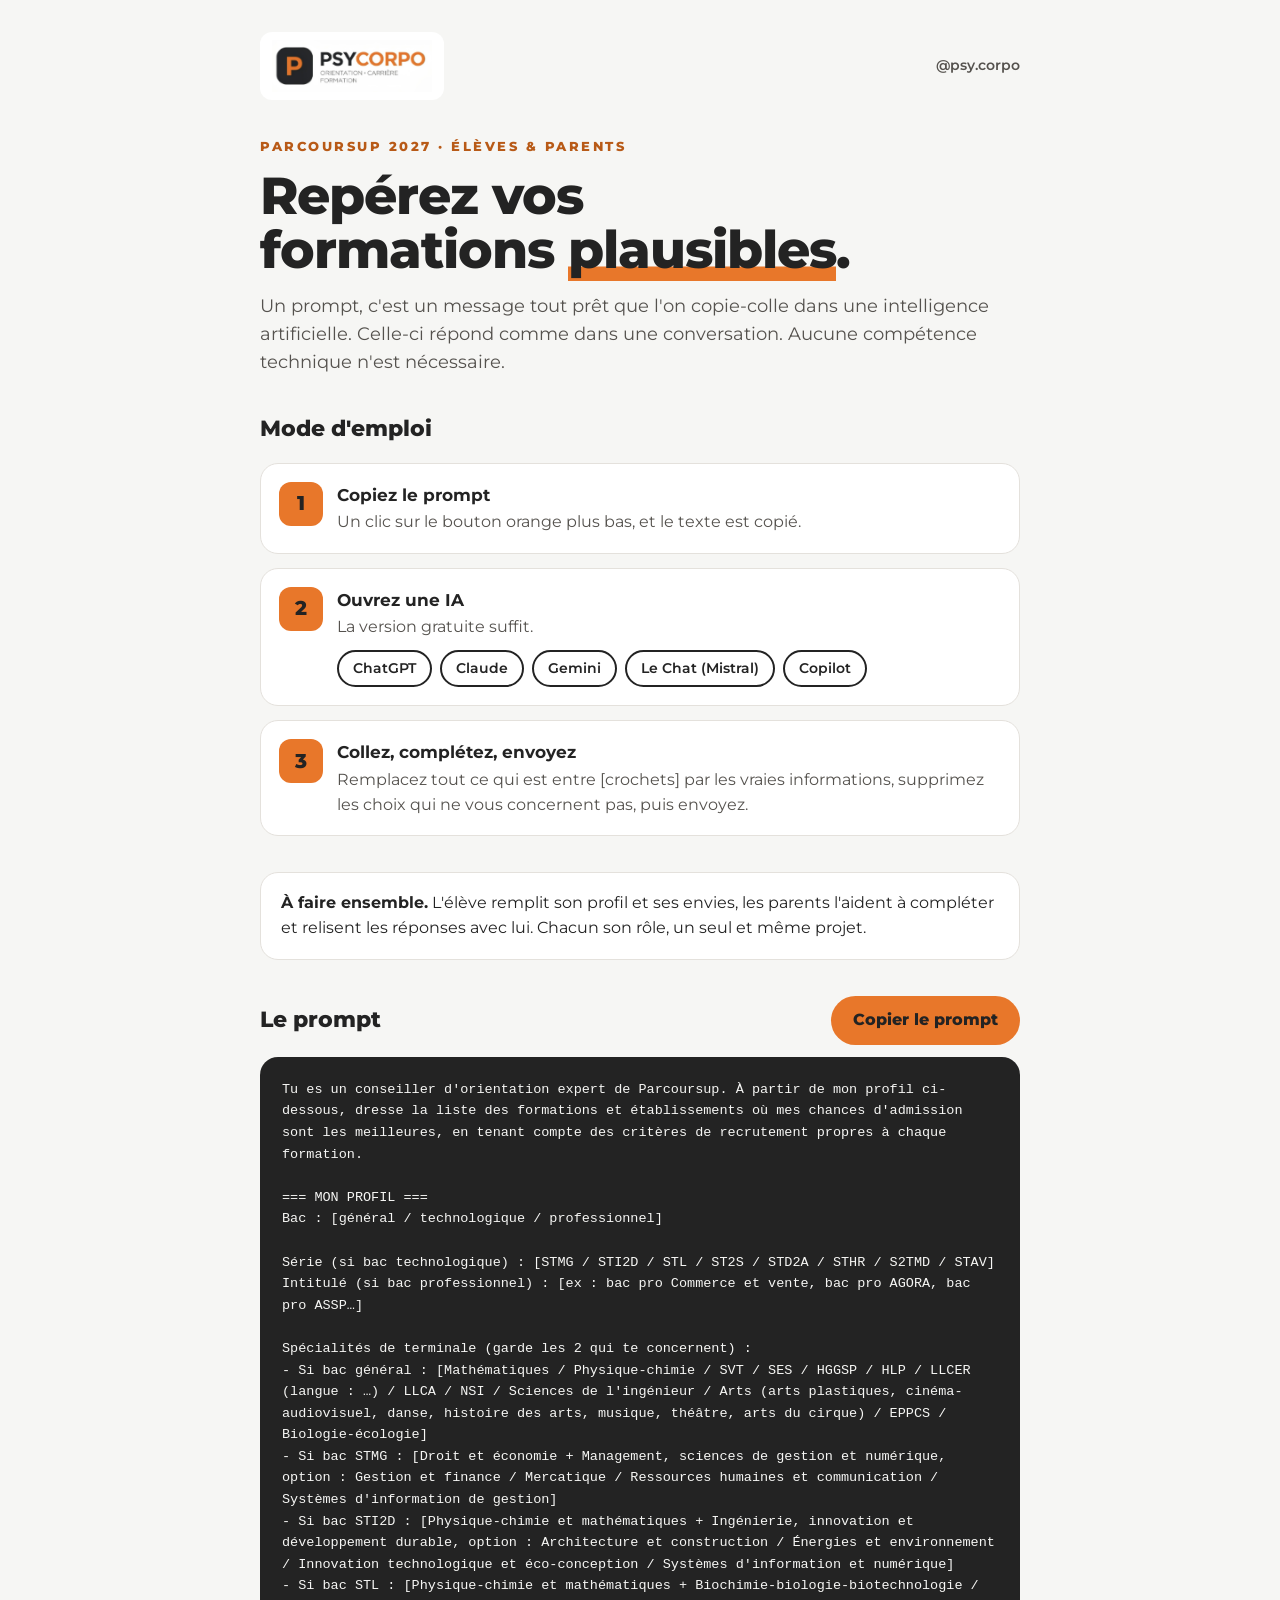
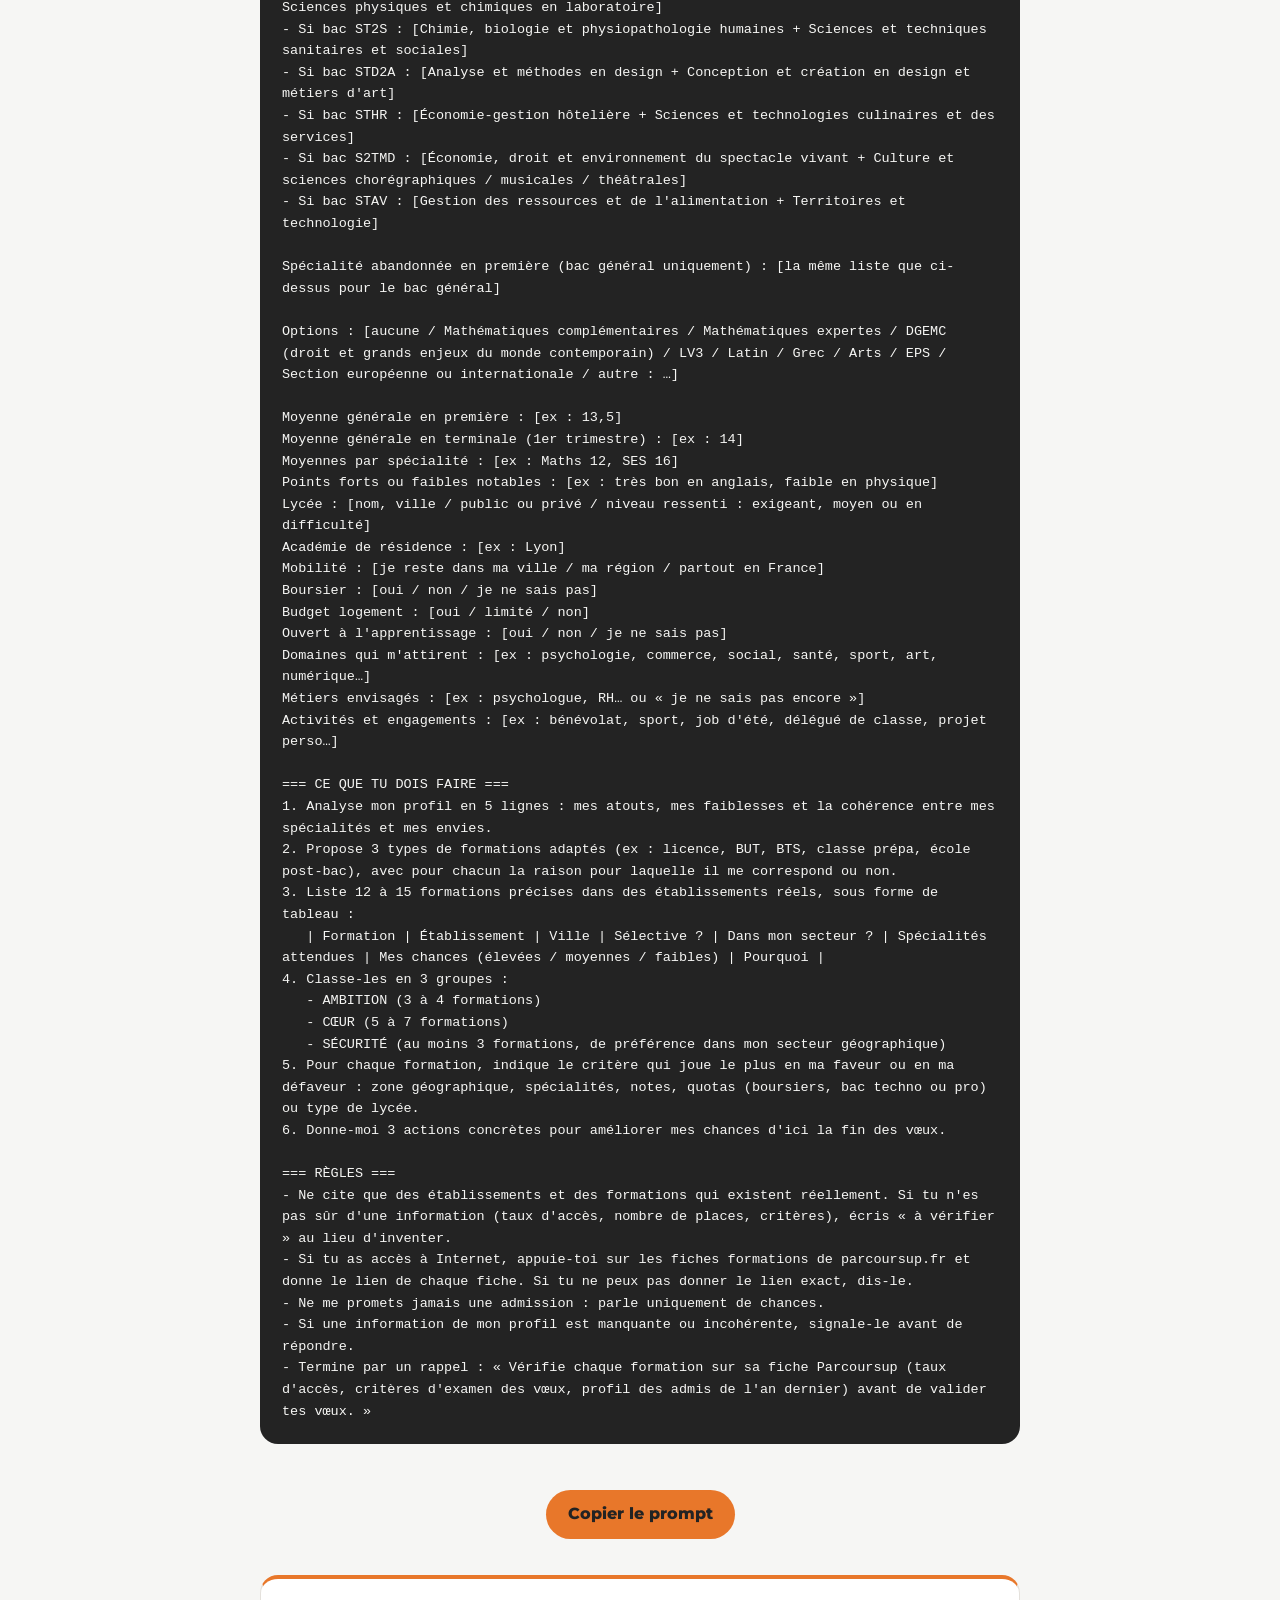
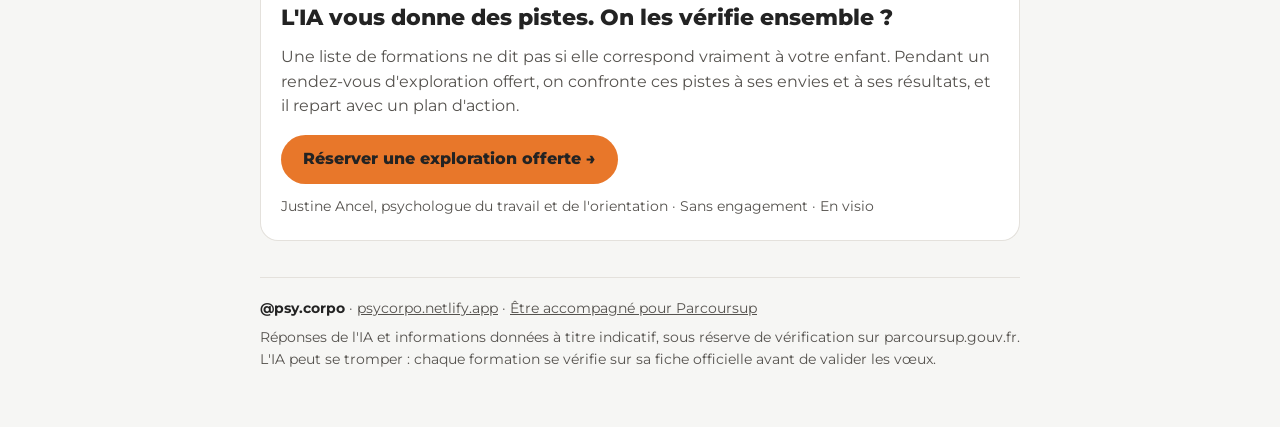
<file: prompt-parcoursup/index.html>
<!doctype html>
<html lang="fr">
<head>
<meta charset="utf-8">
<meta name="viewport" content="width=device-width, initial-scale=1, viewport-fit=cover">
<meta name="description" content="Le prompt PsyCorpo pour repérer ses formations Parcoursup plausibles avec l'IA de son choix.">
<title>Prompt Parcoursup PsyCorpo</title>

<link rel="stylesheet" href="https://fonts.googleapis.com/css2?family=Montserrat:wght@400;600;800&display=swap">
<style>
/* Layout : colonne unique de lecture, en-tête marque, 3 étapes, prompt à copier, mention de réserve */
:root {
  --bg: #F6F6F4; --surface: #FFFFFF; --ink: #232323; --muted: #55524E;
  --accent: #E8772A; --accent-text: #B85A17; --line: #E4E1DC; --code-bg: #232323; --code-fg: #F6F6F4;
  --font: 'Montserrat', 'Helvetica Neue', Arial, sans-serif;
  --mono: ui-monospace, 'SF Mono', Menlo, Consolas, monospace;
}
@media (prefers-color-scheme: dark) { :root:not([data-theme="light"]) {
  --bg: #1C1C1C; --surface: #262626; --ink: #F3F1EE; --muted: #BDB8B2;
  --accent: #E8772A; --accent-text: #F2934F; --line: #383634; --code-bg: #121212; --code-fg: #F3F1EE; color-scheme: dark } }
:root[data-theme="dark"] {
  --bg: #1C1C1C; --surface: #262626; --ink: #F3F1EE; --muted: #BDB8B2;
  --accent: #E8772A; --accent-text: #F2934F; --line: #383634; --code-bg: #121212; --code-fg: #F3F1EE; color-scheme: dark }

html { color-scheme: light; }
body { margin: 0; background: var(--bg); color: var(--ink); font-family: var(--font); font-size: 16px; line-height: 1.55; }
.wrap { max-width: 760px; margin: 0 auto; padding-inline: 20px; padding-block: 32px 56px; display: flex; flex-direction: column; gap: 36px; }
header { display: flex; align-items: center; justify-content: space-between; gap: 16px; flex-wrap: wrap; }
.logo { background: #FFFFFF; border-radius: 12px; padding: 8px 12px; display: inline-flex; }
.logo img { width: 160px; height: auto; display: block; }
.handle { font-weight: 600; color: var(--muted); font-size: 14px; }
.eyebrow { font-weight: 800; font-size: 13px; letter-spacing: 2.5px; text-transform: uppercase; color: var(--accent-text); margin: 0 0 12px; }
h1 { font-weight: 800; font-size: clamp(32px, 7vw, 52px); line-height: 1.04; letter-spacing: -1px; margin: 0; text-wrap: balance; }
h1 .mark { box-shadow: inset 0 -0.28em var(--accent); }
.lede { margin: 16px 0 0; font-size: 18px; color: var(--muted); max-width: 62ch; }
h2 { font-weight: 800; font-size: 22px; margin: 0 0 16px; }
.steps { list-style: none; padding: 0; margin: 0; display: grid; gap: 14px; }
.steps li { display: grid; grid-template-columns: 44px minmax(0, 1fr); gap: 14px; align-items: start; background: var(--surface); border: 1px solid var(--line); border-radius: 18px; padding: 18px; }
.num { width: 44px; height: 44px; border-radius: 12px; background: var(--accent); color: #232323; font-weight: 800; font-size: 20px; display: grid; place-items: center; }
.steps b { display: block; font-size: 17px; margin-bottom: 2px; }
.steps p { margin: 0; color: var(--muted); }
.ias { display: flex; flex-wrap: wrap; gap: 8px; margin-top: 10px; }
.ias a { color: var(--ink); text-decoration: none; font-weight: 600; font-size: 14px; border: 2px solid var(--ink); border-radius: 999px; padding: 6px 14px; }
.ias a:hover, .ias a:focus-visible { background: var(--ink); color: var(--bg); }
.tip { background: var(--surface); border: 1px solid var(--line); border-radius: 18px; padding: 18px 20px; }
.tip p { margin: 0; }
.prompt-head { display: flex; align-items: center; justify-content: space-between; gap: 12px; flex-wrap: wrap; margin-bottom: 12px; }
.prompt-head h2 { margin: 0; }
button.copy { font: inherit; font-weight: 800; font-size: 16px; background: var(--accent); color: #232323; border: 0; border-radius: 999px; padding: 12px 22px; cursor: pointer; min-height: 44px; }
button.copy:hover { filter: brightness(1.05); }
button.copy:focus-visible, .ias a:focus-visible { outline: 3px solid var(--ink); outline-offset: 3px; }
.code { background: var(--code-bg); color: var(--code-fg); border-radius: 18px; overflow-x: auto; }
pre { margin: 0; padding: 22px; font-family: var(--mono); font-size: 13.5px; line-height: 1.6; white-space: pre-wrap; word-break: break-word; }
.status { font-size: 14px; font-weight: 600; color: var(--accent-text); min-height: 1.4em; margin: 10px 0 0; }
.bottom-copy { display: flex; justify-content: center; margin-top: 16px; }
footer { border-top: 1px solid var(--line); padding-top: 20px; display: flex; flex-direction: column; gap: 8px; font-size: 14px; color: var(--muted); }
footer strong { color: var(--ink); }
.rdv { background: var(--surface); border: 1px solid var(--line); border-top: 4px solid var(--accent); border-radius: 18px; padding: 22px 20px; }
.rdv h2 { margin: 0 0 10px; }
.rdv p { margin: 0 0 16px; color: var(--muted); }
.rdv-btn { display: inline-block; font-weight: 800; font-size: 16px; background: var(--accent); color: #232323; text-decoration: none; border-radius: 999px; padding: 12px 22px; min-height: 44px; box-sizing: border-box; }
.rdv-btn:hover { filter: brightness(1.05); }
.rdv-btn:focus-visible { outline: 3px solid var(--ink); outline-offset: 3px; }
.rdv .rdv-note { margin: 12px 0 0; font-size: 14px; }
@media (prefers-reduced-motion: reduce) { * { transition: none !important; } }
</style>
</head>
<body>


<div class="wrap">
  <header>
    <span class="logo"><img src="[data-uri]" alt="PsyCorpo, orientation, carrière, formation"></span>
    <span class="handle">@psy.corpo</span>
  </header>

  <section>
    <p class="eyebrow">Parcoursup 2027 · Élèves &amp; parents</p>
    <h1>Repérez vos formations <span class="mark">plausibles</span>.</h1>
    <p class="lede">Un prompt, c'est un message tout prêt que l'on copie-colle dans une intelligence artificielle. Celle-ci répond comme dans une conversation. Aucune compétence technique n'est nécessaire.</p>
  </section>

  <section aria-labelledby="mode">
    <h2 id="mode">Mode d'emploi</h2>
    <ol class="steps">
      <li><span class="num" aria-hidden="true">1</span><div><b>Copiez le prompt</b><p>Un clic sur le bouton orange plus bas, et le texte est copié.</p></div></li>
      <li><span class="num" aria-hidden="true">2</span><div><b>Ouvrez une IA</b><p>La version gratuite suffit.</p>
        <div class="ias">
          <a href="https://chatgpt.com" target="_blank" rel="noopener">ChatGPT</a>
          <a href="https://claude.ai" target="_blank" rel="noopener">Claude</a>
          <a href="https://gemini.google.com" target="_blank" rel="noopener">Gemini</a>
          <a href="https://chat.mistral.ai" target="_blank" rel="noopener">Le Chat (Mistral)</a>
          <a href="https://copilot.microsoft.com" target="_blank" rel="noopener">Copilot</a>
        </div></div></li>
      <li><span class="num" aria-hidden="true">3</span><div><b>Collez, complétez, envoyez</b><p>Remplacez tout ce qui est entre [crochets] par les vraies informations, supprimez les choix qui ne vous concernent pas, puis envoyez.</p></div></li>
    </ol>
  </section>

  <div class="tip">
    <p><strong>À faire ensemble.</strong> L'élève remplit son profil et ses envies, les parents l'aident à compléter et relisent les réponses avec lui. Chacun son rôle, un seul et même projet.</p>
  </div>

  <section aria-labelledby="leprompt">
    <div class="prompt-head">
      <h2 id="leprompt">Le prompt</h2>
      <button class="copy" type="button" id="copy-top">Copier le prompt</button>
    </div>
    <div class="code"><pre id="prompt">Tu es un conseiller d'orientation expert de Parcoursup. À partir de mon profil ci-dessous, dresse la liste des formations et établissements où mes chances d'admission sont les meilleures, en tenant compte des critères de recrutement propres à chaque formation.

=== MON PROFIL ===
Bac : [général / technologique / professionnel]

Série (si bac technologique) : [STMG / STI2D / STL / ST2S / STD2A / STHR / S2TMD / STAV]
Intitulé (si bac professionnel) : [ex : bac pro Commerce et vente, bac pro AGORA, bac pro ASSP…]

Spécialités de terminale (garde les 2 qui te concernent) :
- Si bac général : [Mathématiques / Physique-chimie / SVT / SES / HGGSP / HLP / LLCER (langue : …) / LLCA / NSI / Sciences de l'ingénieur / Arts (arts plastiques, cinéma-audiovisuel, danse, histoire des arts, musique, théâtre, arts du cirque) / EPPCS / Biologie-écologie]
- Si bac STMG : [Droit et économie + Management, sciences de gestion et numérique, option : Gestion et finance / Mercatique / Ressources humaines et communication / Systèmes d'information de gestion]
- Si bac STI2D : [Physique-chimie et mathématiques + Ingénierie, innovation et développement durable, option : Architecture et construction / Énergies et environnement / Innovation technologique et éco-conception / Systèmes d'information et numérique]
- Si bac STL : [Physique-chimie et mathématiques + Biochimie-biologie-biotechnologie / Sciences physiques et chimiques en laboratoire]
- Si bac ST2S : [Chimie, biologie et physiopathologie humaines + Sciences et techniques sanitaires et sociales]
- Si bac STD2A : [Analyse et méthodes en design + Conception et création en design et métiers d'art]
- Si bac STHR : [Économie-gestion hôtelière + Sciences et technologies culinaires et des services]
- Si bac S2TMD : [Économie, droit et environnement du spectacle vivant + Culture et sciences chorégraphiques / musicales / théâtrales]
- Si bac STAV : [Gestion des ressources et de l'alimentation + Territoires et technologie]

Spécialité abandonnée en première (bac général uniquement) : [la même liste que ci-dessus pour le bac général]

Options : [aucune / Mathématiques complémentaires / Mathématiques expertes / DGEMC (droit et grands enjeux du monde contemporain) / LV3 / Latin / Grec / Arts / EPS / Section européenne ou internationale / autre : …]

Moyenne générale en première : [ex : 13,5]
Moyenne générale en terminale (1er trimestre) : [ex : 14]
Moyennes par spécialité : [ex : Maths 12, SES 16]
Points forts ou faibles notables : [ex : très bon en anglais, faible en physique]
Lycée : [nom, ville / public ou privé / niveau ressenti : exigeant, moyen ou en difficulté]
Académie de résidence : [ex : Lyon]
Mobilité : [je reste dans ma ville / ma région / partout en France]
Boursier : [oui / non / je ne sais pas]
Budget logement : [oui / limité / non]
Ouvert à l'apprentissage : [oui / non / je ne sais pas]
Domaines qui m'attirent : [ex : psychologie, commerce, social, santé, sport, art, numérique…]
Métiers envisagés : [ex : psychologue, RH… ou « je ne sais pas encore »]
Activités et engagements : [ex : bénévolat, sport, job d'été, délégué de classe, projet perso…]

=== CE QUE TU DOIS FAIRE ===
1. Analyse mon profil en 5 lignes : mes atouts, mes faiblesses et la cohérence entre mes spécialités et mes envies.
2. Propose 3 types de formations adaptés (ex : licence, BUT, BTS, classe prépa, école post-bac), avec pour chacun la raison pour laquelle il me correspond ou non.
3. Liste 12 à 15 formations précises dans des établissements réels, sous forme de tableau :
   | Formation | Établissement | Ville | Sélective ? | Dans mon secteur ? | Spécialités attendues | Mes chances (élevées / moyennes / faibles) | Pourquoi |
4. Classe-les en 3 groupes :
   - AMBITION (3 à 4 formations)
   - CŒUR (5 à 7 formations)
   - SÉCURITÉ (au moins 3 formations, de préférence dans mon secteur géographique)
5. Pour chaque formation, indique le critère qui joue le plus en ma faveur ou en ma défaveur : zone géographique, spécialités, notes, quotas (boursiers, bac techno ou pro) ou type de lycée.
6. Donne-moi 3 actions concrètes pour améliorer mes chances d'ici la fin des vœux.

=== RÈGLES ===
- Ne cite que des établissements et des formations qui existent réellement. Si tu n'es pas sûr d'une information (taux d'accès, nombre de places, critères), écris « à vérifier » au lieu d'inventer.
- Si tu as accès à Internet, appuie-toi sur les fiches formations de parcoursup.fr et donne le lien de chaque fiche. Si tu ne peux pas donner le lien exact, dis-le.
- Ne me promets jamais une admission : parle uniquement de chances.
- Si une information de mon profil est manquante ou incohérente, signale-le avant de répondre.
- Termine par un rappel : « Vérifie chaque formation sur sa fiche Parcoursup (taux d'accès, critères d'examen des vœux, profil des admis de l'an dernier) avant de valider tes vœux. »</pre></div>
    <p class="status" id="status" role="status" aria-live="polite"></p>
    <div class="bottom-copy"><button class="copy" type="button" id="copy-bottom">Copier le prompt</button></div>
  </section>

  <section class="rdv" aria-labelledby="rdv-titre">
    <h2 id="rdv-titre">L'IA vous donne des pistes. On les vérifie ensemble ?</h2>
    <p>Une liste de formations ne dit pas si elle correspond vraiment à votre enfant. Pendant un rendez-vous d'exploration offert, on confronte ces pistes à ses envies et à ses résultats, et il repart avec un plan d'action.</p>
    <a class="rdv-btn" href="/exploration/">Réserver une exploration offerte →</a>
    <p class="rdv-note">Justine Ancel, psychologue du travail et de l'orientation · Sans engagement · En visio</p>
  </section>

  <footer>
    <span><strong>@psy.corpo</strong> · <a href="/" style="color:inherit">psycorpo.netlify.app</a> · <a href="/exploration/" style="color:inherit">Être accompagné pour Parcoursup</a></span>
    <span>Réponses de l'IA et informations données à titre indicatif, sous réserve de vérification sur parcoursup.gouv.fr. L'IA peut se tromper : chaque formation se vérifie sur sa fiche officielle avant de valider les vœux.</span>
  </footer>
</div>

<script>
(function () {
  var pre = document.getElementById('prompt');
  var status = document.getElementById('status');
  function selectPrompt() {
    var r = document.createRange(); r.selectNodeContents(pre);
    var s = window.getSelection(); s.removeAllRanges(); s.addRange(r);
  }
  function done(msg) { status.textContent = msg; }
  function copy() {
    var text = pre.textContent;
    if (navigator.clipboard && navigator.clipboard.writeText) {
      navigator.clipboard.writeText(text).then(function () {
        done('Prompt copié. Collez-le dans l’IA de votre choix.');
      }).catch(function () {
        selectPrompt(); done('Le texte est sélectionné : faites Copier (Ctrl+C ou appui long).');
      });
    } else {
      selectPrompt(); done('Le texte est sélectionné : faites Copier (Ctrl+C ou appui long).');
    }
  }
  document.getElementById('copy-top').addEventListener('click', copy);
  document.getElementById('copy-bottom').addEventListener('click', copy);
})();
</script>

</body>
</html>
</file>
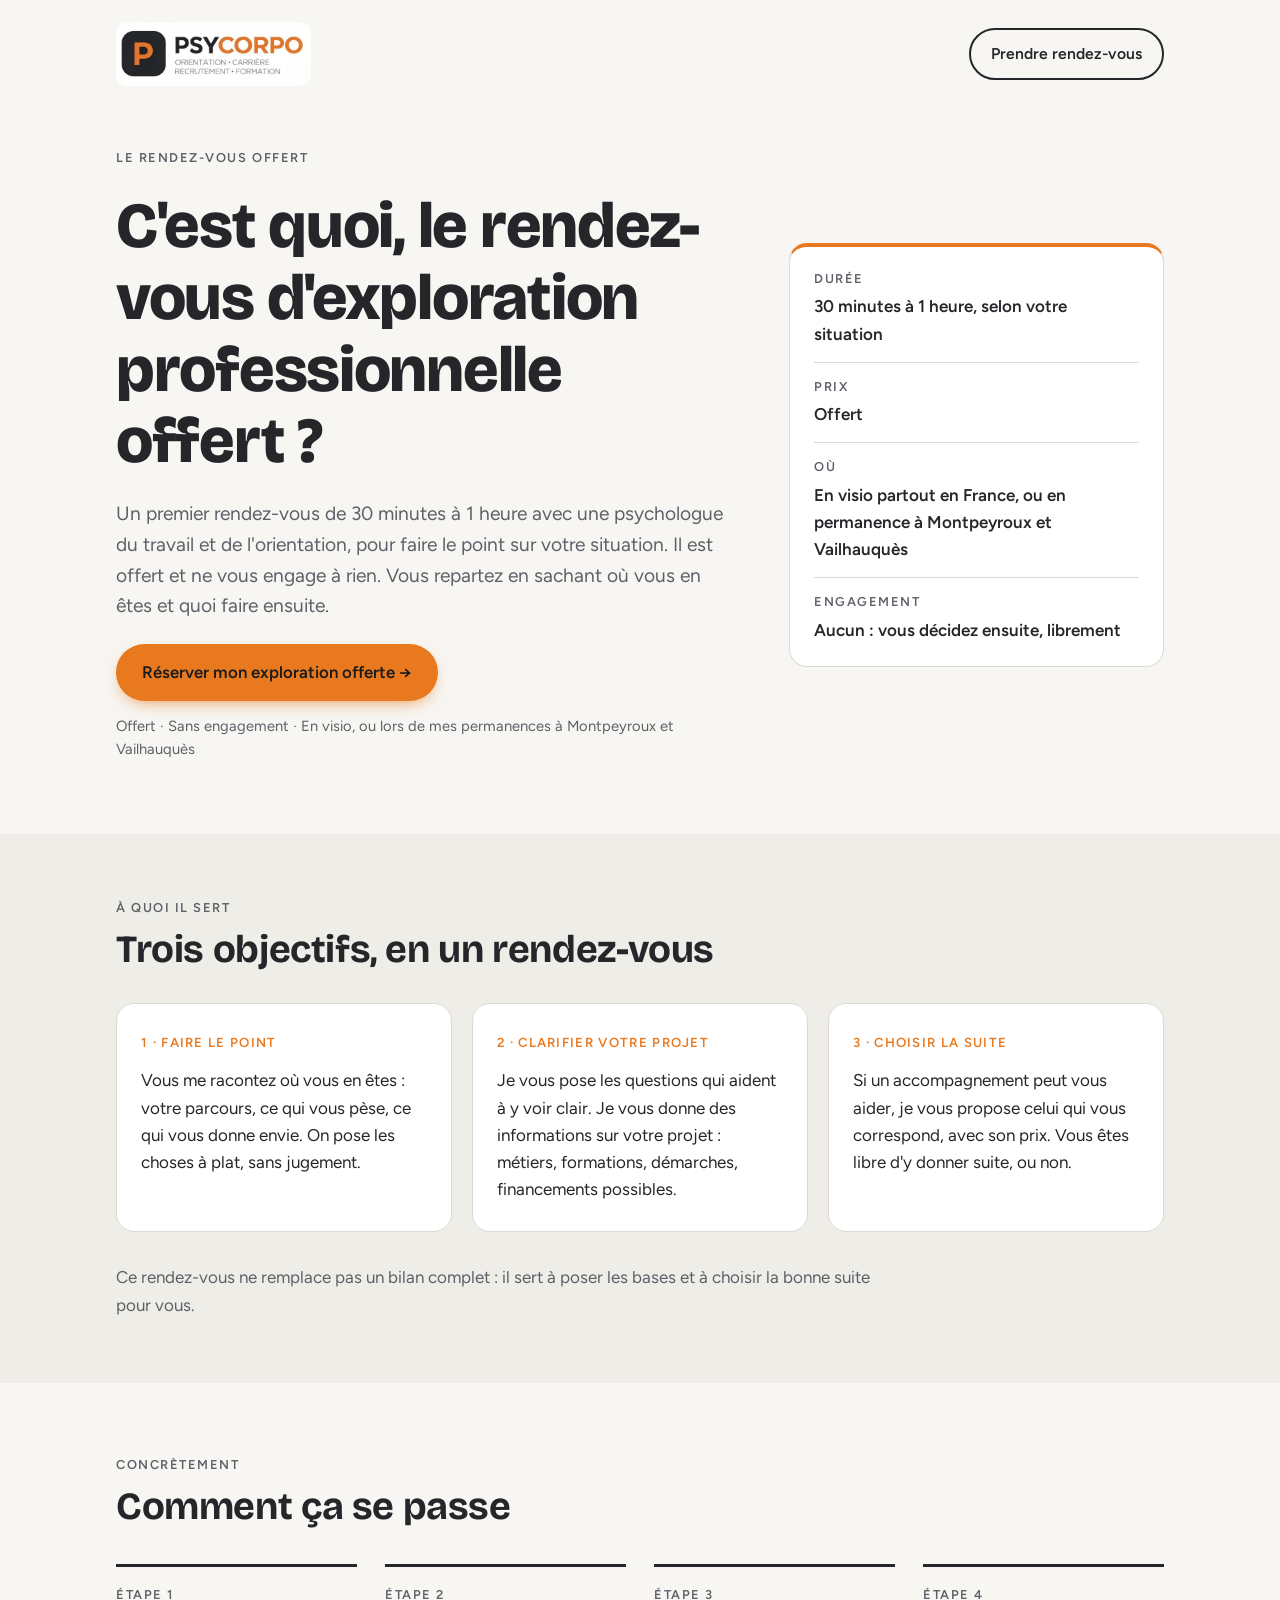
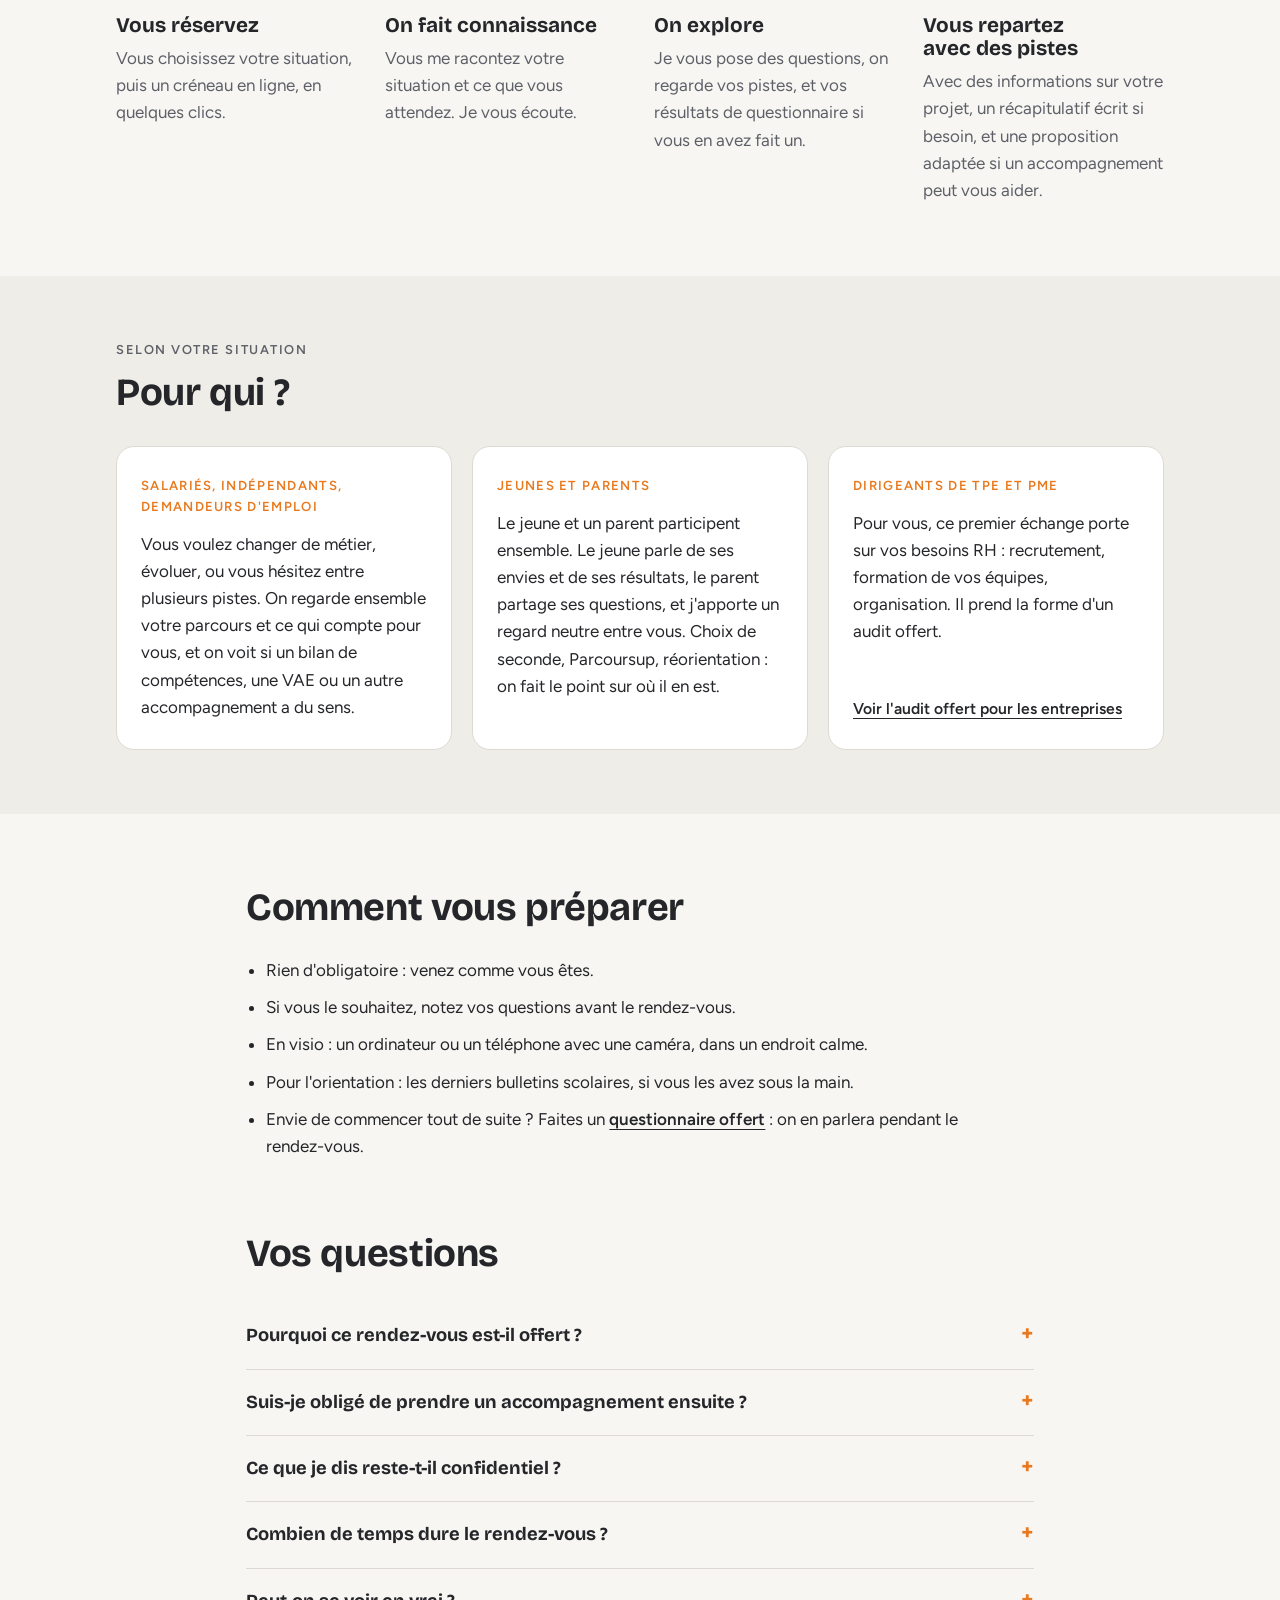
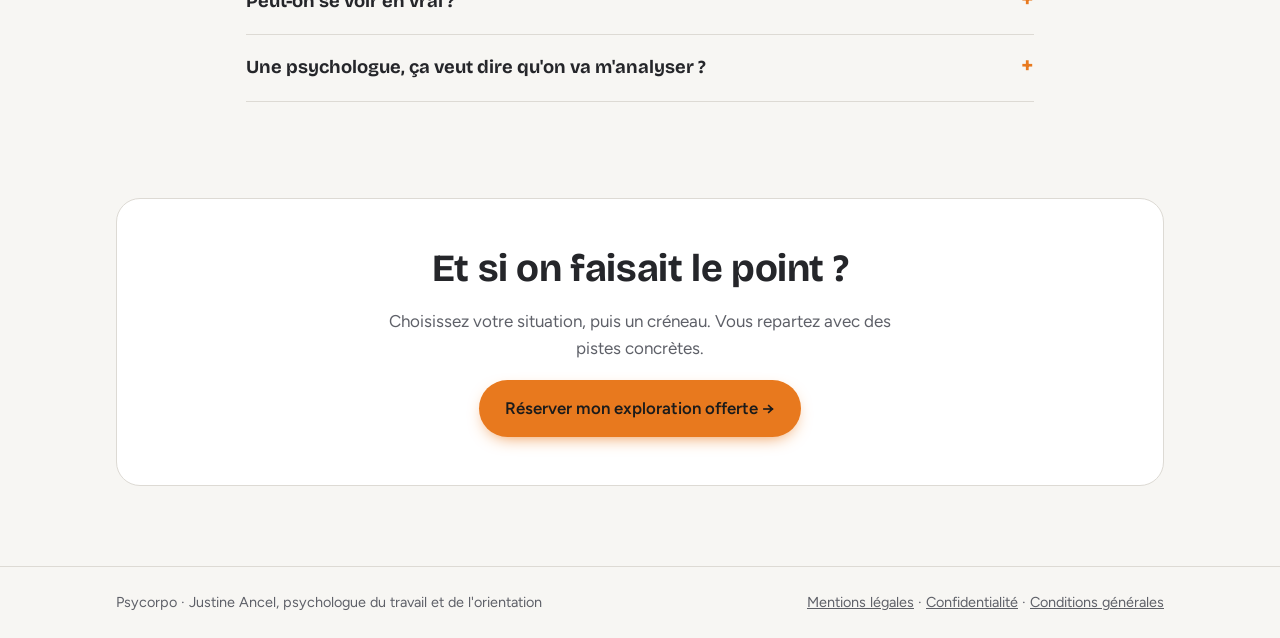
<file: rendez-vous-offert/index.html>
<!doctype html>
<html lang="fr">
<head>
<meta charset="utf-8">
<meta name="viewport" content="width=device-width, initial-scale=1, viewport-fit=cover">
<meta name="description" content="Le rendez-vous d'exploration professionnelle offert : 30 minutes à 1 heure avec Justine Ancel, psychologue du travail et de l'orientation, pour faire le point, clarifier votre projet et choisir la suite. Sans engagement, en visio ou à Montpeyroux et Vailhauquès.">
<style>:root{padding-top:env(safe-area-inset-top,0px);padding-bottom:env(safe-area-inset-bottom,0px)}body{margin:0}img{max-width:100%}[hidden]{display:none!important}.hero-cta a.soft { flex-basis: 100%; font-weight: 600; color: var(--ink); text-underline-offset: 4px; }
</style><title>C'est quoi le rendez-vous d'exploration offert ? · Psycorpo · Justine Ancel</title>
<meta name="claude:viewport-fit-sides" content="cover">
<link rel="preconnect" href="https://fonts.googleapis.com">
<link rel="preconnect" href="https://fonts.gstatic.com" crossorigin>
<link rel="stylesheet" href="https://fonts.googleapis.com/css2?family=Bricolage+Grotesque:opsz,wght@12..96,500;12..96,700;12..96,800&family=Figtree:wght@400;500;600&display=swap">
<style>
/* Layout : une page d'accueil courte, en bandes ; le motif de la boussole relie « faire le point » (au sens de la navigation) au rendez-vous offert. */
:root {
  --bg: #F7F6F3;
  --surface: #FFFFFF;
  --ink: #25262A;
  --muted: #5E6068;
  --line: #DDDAD4;
  --accent: #E8791E;
  --accent-ink: #1B1B1B;
  --deep: #25262A;
  --deep-ink: #F7F6F3;
  --soft: #EFEDE8;
  --font-display: "Bricolage Grotesque", "Segoe UI", system-ui, sans-serif;
  --font-body: "Figtree", "Segoe UI", system-ui, sans-serif;
}
@media (prefers-color-scheme: dark) {
  :root:not([data-theme="light"]) {
    --bg: #1C1D20; --surface: #26272B; --ink: #EDEDEA; --muted: #A3A5AB; --line: #34363B; --accent: #F08A33; --accent-ink: #1B1B1B; --deep: #121315; --deep-ink: #EDEDEA; --soft: #232427;
    color-scheme: dark;
  }
}
:root[data-theme="dark"] {
  --bg: #1C1D20; --surface: #26272B; --ink: #EDEDEA; --muted: #A3A5AB; --line: #34363B; --accent: #F08A33; --accent-ink: #1B1B1B; --deep: #121315; --deep-ink: #EDEDEA; --soft: #232427;
  color-scheme: dark;
}

* { box-sizing: border-box; }
body {
  background: var(--bg); color: var(--ink);
  font-family: var(--font-body); font-size: 1.0625rem; line-height: 1.6;
}
.wrap {
  max-width: 1080px; margin: 0 auto;
  padding-left: max(16px, env(safe-area-inset-left, 0px));
  padding-right: max(16px, env(safe-area-inset-right, 0px));
}
h1, h2, h3 { font-family: var(--font-display); line-height: 1.12; text-wrap: balance; margin: 0; }
h1 { font-size: clamp(2.4rem, 6vw, 4rem); font-weight: 800; letter-spacing: -0.02em; }
h2 { font-size: clamp(1.7rem, 3.6vw, 2.4rem); font-weight: 700; letter-spacing: -0.01em; }
h3 { font-size: 1.3rem; font-weight: 700; }
p { margin: 0; }
a { color: inherit; }
a:focus-visible, summary:focus-visible { outline: 3px solid var(--accent); outline-offset: 3px; border-radius: 6px; }
.eyebrow { font-size: 0.8rem; font-weight: 600; letter-spacing: 0.12em; text-transform: uppercase; color: var(--muted); }

.btn {
  display: inline-flex; align-items: center; gap: 10px;
  font-family: var(--font-body); font-weight: 600; font-size: 1.05rem;
  text-decoration: none; border-radius: 999px; padding: 15px 26px;
  transition: transform .15s ease, box-shadow .15s ease;
}
.btn-main { background: var(--accent); color: var(--accent-ink); box-shadow: 0 6px 18px -8px var(--accent); }
.btn-main:hover { transform: translateY(-2px); box-shadow: 0 10px 22px -8px var(--accent); }
.btn-line { border: 2px solid var(--ink); color: var(--ink); padding: 11px 20px; font-size: 0.98rem; }
.btn-line:hover { background: var(--ink); color: var(--bg); }

/* En-tête */
header .wrap { display: flex; justify-content: space-between; align-items: center; gap: 16px; padding-block: 22px; flex-wrap: wrap; }
.brand { font-family: var(--font-display); font-weight: 800; font-size: 1.45rem; letter-spacing: -0.01em; text-decoration: none; }
.brand img { display: block; height: 64px; width: auto; border-radius: 10px; }
.brand small { display: block; font-family: var(--font-body); font-weight: 500; font-size: 0.82rem; color: var(--muted); letter-spacing: 0; }

/* Hero */
.hero .wrap { display: grid; grid-template-columns: 1.25fr 0.75fr; gap: 48px; align-items: center; padding-block: 40px 72px; }
.hero-text { display: grid; gap: 22px; min-width: 0; }
.hero-text .lead { font-size: 1.2rem; color: var(--muted); max-width: 34em; }
.hero-cta { display: flex; flex-wrap: wrap; gap: 14px 20px; align-items: center; }
.hero-cta .note { font-size: 0.92rem; color: var(--muted); }
.compass { width: 100%; max-width: 340px; justify-self: center; aspect-ratio: 1; }
.compass .ring { fill: none; stroke: var(--line); stroke-width: 1.5; }
.compass .tick { stroke: var(--muted); stroke-width: 1.5; }
.compass .label { fill: var(--muted); font-family: var(--font-body); font-size: 11px; font-weight: 600; letter-spacing: .08em; }
.compass .needle-n { fill: var(--accent); }
.compass .needle-s { fill: var(--deep); }
.compass .hub { fill: var(--surface); stroke: var(--ink); stroke-width: 2; }
.compass .needle { transform-origin: 160px 160px; animation: settle 2.4s cubic-bezier(.3,1.6,.5,1) both; }
@keyframes settle { 0% { transform: rotate(-70deg); } 100% { transform: rotate(28deg); } }
@media (prefers-reduced-motion: reduce) { .compass .needle { animation: none; transform: rotate(28deg); } .btn { transition: none; } }

/* Choix du parcours */
.paths { padding-block: 64px; background: var(--soft); }
.paths .wrap { display: grid; gap: 32px; }
.paths-head { display: grid; gap: 10px; max-width: 40em; }
.cards { display: grid; grid-template-columns: repeat(3, 1fr); gap: 20px; }
.card {
  background: var(--surface); border: 1px solid var(--line); border-radius: 18px;
  padding: 28px 24px; display: flex; flex-direction: column; gap: 14px; min-width: 0;
}
.card .who { font-size: 0.82rem; font-weight: 600; letter-spacing: .1em; text-transform: uppercase; color: var(--accent); }
.dark .card .who, :root[data-theme="dark"] .card .who { color: var(--accent); }
.card .quote { font-family: var(--font-display); font-size: 1.25rem; font-weight: 700; line-height: 1.25; }
.card ul { margin: 0; padding-left: 1.1em; color: var(--muted); display: grid; gap: 4px; }
.card .fine { font-size: 0.88rem; color: var(--muted); }
.card .actions { margin-top: auto; display: grid; gap: 10px; padding-top: 6px; }
.card .actions a.link { font-weight: 600; font-size: 0.98rem; text-underline-offset: 4px; }

/* Étapes */
.steps { padding-block: 72px; }
.steps .wrap { display: grid; gap: 36px; }
.steps ol { list-style: none; margin: 0; padding: 0; display: grid; grid-template-columns: repeat(3, 1fr); gap: 28px; counter-reset: s; }
.steps li { counter-increment: s; display: grid; gap: 8px; align-content: start; border-top: 3px solid var(--ink); padding-top: 18px; min-width: 0; }
.steps li::before { content: "Étape " counter(s); font-size: 0.8rem; font-weight: 600; letter-spacing: .12em; text-transform: uppercase; color: var(--muted); }
.steps li p { color: var(--muted); }

/* À propos */
.about { background: var(--deep); color: var(--deep-ink); padding-block: 72px; }
.about .wrap { display: grid; grid-template-columns: auto 1fr; gap: 40px; align-items: start; }
.monogram {
  width: 120px; height: 120px; border-radius: 50%; display: grid; place-items: center;
  background: var(--accent); color: var(--accent-ink);
  font-family: var(--font-display); font-weight: 800; font-size: 2.6rem;
}
.about-text { display: grid; gap: 18px; max-width: 42em; min-width: 0; }
.about-text p { opacity: .9; }
.facts { display: flex; flex-wrap: wrap; gap: 10px; margin: 6px 0 0; padding: 0; list-style: none; }
.facts li { border: 1px solid rgba(244,247,251,.35); border-radius: 999px; padding: 6px 14px; font-size: 0.92rem; }

/* FAQ */
.faq { padding-block: 72px; }
.faq .wrap { display: grid; gap: 28px; max-width: 820px; }
details { border-bottom: 1px solid var(--line); padding-block: 18px; }
summary { cursor: pointer; font-family: var(--font-display); font-weight: 700; font-size: 1.15rem; list-style: none; display: flex; justify-content: space-between; gap: 16px; }
summary::-webkit-details-marker { display: none; }
summary::after { content: "+"; font-size: 1.5rem; line-height: 1; color: var(--accent); flex-shrink: 0; }
details[open] summary::after { content: "–"; }
details p { margin-top: 10px; color: var(--muted); max-width: 38em; }

/* Appel final */
.final { padding-block: 24px 80px; }
.final .box {
  background: var(--surface); border: 1px solid var(--line); border-radius: 24px;
  padding: 48px 32px; display: grid; gap: 18px; justify-items: center; text-align: center;
}
.final .box p { color: var(--muted); max-width: 32em; }

footer { border-top: 1px solid var(--line); }
footer .wrap { padding-block: 24px; font-size: 0.9rem; color: var(--muted); display: flex; flex-wrap: wrap; justify-content: space-between; gap: 8px; }

@media (max-width: 860px) {
  .hero .wrap { grid-template-columns: 1fr; gap: 24px; padding-block: 16px 56px; }
  .compass { max-width: 220px; order: -1; justify-self: start; }
  .cards, .steps ol { grid-template-columns: 1fr; }
  .about .wrap { grid-template-columns: 1fr; gap: 24px; }
}
.hero-cta a.soft { flex-basis: 100%; font-weight: 600; color: var(--ink); text-underline-offset: 4px; }
/* Page rendez-vous offert */
.brief { margin: 0; display: grid; gap: 0; background: var(--surface); border: 1px solid var(--line); border-top: 4px solid var(--accent); border-radius: 18px; padding: 8px 24px; min-width: 0; }
.brief div { padding-block: 14px; border-bottom: 1px solid var(--line); }
.brief div:last-child { border-bottom: 0; }
.brief dt { font-size: 0.8rem; font-weight: 600; letter-spacing: .12em; text-transform: uppercase; color: var(--muted); }
.brief dd { margin: 4px 0 0; font-weight: 600; }
.steps ol.four { grid-template-columns: repeat(4, 1fr); }
.prep { margin: 0; padding-left: 1.2em; display: grid; gap: 10px; max-width: 42em; }
.prep a { text-underline-offset: 4px; font-weight: 600; }
@media (max-width: 860px) { .steps ol.four { grid-template-columns: 1fr; } .brief { order: 0; } }
</style>

</head>
<body>
<header>
  <div class="wrap">
    <a class="brand" href="/"><img src="[data-uri]" alt="Psycorpo, psychologue du travail et de l'orientation" width="560" height="184"></a>
    <a class="btn btn-line" href="https://koalendar.com/u/psycorpo-conseil" target="_blank" rel="noopener">Prendre rendez-vous</a>
  </div>
</header>

<main>
  <section class="hero">
    <div class="wrap">
      <div class="hero-text">
        <p class="eyebrow">Le rendez-vous offert</p>
        <h1>C'est quoi, le rendez-vous d'exploration professionnelle offert&nbsp;?</h1>
        <p class="lead">Un premier rendez-vous de 30 minutes à 1 heure avec une psychologue du travail et de l'orientation, pour faire le point sur votre situation. Il est offert et ne vous engage à rien. Vous repartez en sachant où vous en êtes et quoi faire ensuite.</p>
        <div class="hero-cta">
          <a class="btn btn-main" href="/exploration/">Réserver mon exploration offerte →</a>
          <span class="note">Offert · Sans engagement · En visio, ou lors de mes permanences à Montpeyroux et Vailhauquès</span>
        </div>
      </div>
      <dl class="brief" aria-label="En bref">
        <div><dt>Durée</dt><dd>30 minutes à 1 heure, selon votre situation</dd></div>
        <div><dt>Prix</dt><dd>Offert</dd></div>
        <div><dt>Où</dt><dd>En visio partout en France, ou en permanence à Montpeyroux et Vailhauquès</dd></div>
        <div><dt>Engagement</dt><dd>Aucun : vous décidez ensuite, librement</dd></div>
      </dl>
    </div>
  </section>

  <section class="paths" aria-labelledby="why-title">
    <div class="wrap">
      <div class="paths-head">
        <p class="eyebrow">À quoi il sert</p>
        <h2 id="why-title">Trois objectifs, en un rendez-vous</h2>
      </div>
      <div class="cards">
        <article class="card">
          <p class="who">1 · Faire le point</p>
          <p>Vous me racontez où vous en êtes : votre parcours, ce qui vous pèse, ce qui vous donne envie. On pose les choses à plat, sans jugement.</p>
        </article>
        <article class="card">
          <p class="who">2 · Clarifier votre projet</p>
          <p>Je vous pose les questions qui aident à y voir clair. Je vous donne des informations sur votre projet : métiers, formations, démarches, financements possibles.</p>
        </article>
        <article class="card">
          <p class="who">3 · Choisir la suite</p>
          <p>Si un accompagnement peut vous aider, je vous propose celui qui vous correspond, avec son prix. Vous êtes libre d'y donner suite, ou non.</p>
        </article>
      </div>
      <p class="fine" style="color:var(--muted);max-width:46em">Ce rendez-vous ne remplace pas un bilan complet : il sert à poser les bases et à choisir la bonne suite pour vous.</p>
    </div>
  </section>

  <section class="steps" aria-labelledby="steps-title">
    <div class="wrap">
      <div class="paths-head">
        <p class="eyebrow">Concrètement</p>
        <h2 id="steps-title">Comment ça se passe</h2>
      </div>
      <ol class="four">
        <li><h3>Vous réservez</h3><p>Vous choisissez votre situation, puis un créneau en ligne, en quelques clics.</p></li>
        <li><h3>On fait connaissance</h3><p>Vous me racontez votre situation et ce que vous attendez. Je vous écoute.</p></li>
        <li><h3>On explore</h3><p>Je vous pose des questions, on regarde vos pistes, et vos résultats de questionnaire si vous en avez fait un.</p></li>
        <li><h3>Vous repartez avec des pistes</h3><p>Avec des informations sur votre projet, un récapitulatif écrit si besoin, et une proposition adaptée si un accompagnement peut vous aider.</p></li>
      </ol>
    </div>
  </section>

  <section class="paths" aria-labelledby="who-title">
    <div class="wrap">
      <div class="paths-head">
        <p class="eyebrow">Selon votre situation</p>
        <h2 id="who-title">Pour qui&nbsp;?</h2>
      </div>
      <div class="cards">
        <article class="card">
          <p class="who">Salariés, indépendants, demandeurs d'emploi</p>
          <p>Vous voulez changer de métier, évoluer, ou vous hésitez entre plusieurs pistes. On regarde ensemble votre parcours et ce qui compte pour vous, et on voit si un bilan de compétences, une VAE ou un autre accompagnement a du sens.</p>
        </article>
        <article class="card">
          <p class="who">Jeunes et parents</p>
          <p>Le jeune et un parent participent ensemble. Le jeune parle de ses envies et de ses résultats, le parent partage ses questions, et j'apporte un regard neutre entre vous. Choix de seconde, Parcoursup, réorientation : on fait le point sur où il en est.</p>
        </article>
        <article class="card">
          <p class="who">Dirigeants de TPE et PME</p>
          <p>Pour vous, ce premier échange porte sur vos besoins RH : recrutement, formation de vos équipes, organisation. Il prend la forme d'un audit offert.</p>
          <div class="actions"><a class="link" href="/entreprises/">Voir l'audit offert pour les entreprises</a></div>
        </article>
      </div>
    </div>
  </section>

  <section class="faq" aria-labelledby="prep-title">
    <div class="wrap">
      <h2 id="prep-title">Comment vous préparer</h2>
      <ul class="prep">
        <li>Rien d'obligatoire : venez comme vous êtes.</li>
        <li>Si vous le souhaitez, notez vos questions avant le rendez-vous.</li>
        <li>En visio : un ordinateur ou un téléphone avec une caméra, dans un endroit calme.</li>
        <li>Pour l'orientation : les derniers bulletins scolaires, si vous les avez sous la main.</li>
        <li>Envie de commencer tout de suite ? Faites un <a href="/tests/">questionnaire offert</a> : on en parlera pendant le rendez-vous.</li>
      </ul>
    </div>
  </section>

  <section class="faq" aria-labelledby="faq-title" style="padding-top:0">
    <div class="wrap">
      <h2 id="faq-title">Vos questions</h2>
      <div>
        <details>
          <summary>Pourquoi ce rendez-vous est-il offert ?</summary>
          <p>Pour que vous puissiez voir comment je travaille avant de vous engager, et pour que je vérifie que je peux vraiment vous aider. Si ce n'est pas le cas, je vous le dis et je vous oriente vers la bonne ressource.</p>
        </details>
        <details>
          <summary>Suis-je obligé de prendre un accompagnement ensuite ?</summary>
          <p>Non. Je vous fais une proposition seulement si un accompagnement peut vous aider, avec son prix. Vous prenez le temps d'y réfléchir et vous décidez librement.</p>
        </details>
        <details>
          <summary>Ce que je dis reste-t-il confidentiel ?</summary>
          <p>Oui. Je suis psychologue, un titre protégé par la loi, et je respecte le code de déontologie des psychologues : ce que vous me confiez reste entre nous.</p>
        </details>
        <details>
          <summary>Combien de temps dure le rendez-vous ?</summary>
          <p>Entre 30 minutes et 1 heure, selon votre situation. Un rendez-vous d'orientation avec un jeune et son parent prend souvent un peu plus de temps.</p>
        </details>
        <details>
          <summary>Peut-on se voir en vrai ?</summary>
          <p>Oui, lors de mes permanences à Montpeyroux et Vailhauquès. Sinon, le rendez-vous a lieu en visio, de chez vous, partout en France.</p>
        </details>
        <details>
          <summary>Une psychologue, ça veut dire qu'on va m'analyser ?</summary>
          <p>Non. Une psychologue du travail et de l'orientation s'intéresse à votre parcours, à vos compétences et à vos projets. On parle de votre vie professionnelle, pas de soins.</p>
        </details>
      </div>
    </div>
  </section>

  <section class="final">
    <div class="wrap">
      <div class="box">
        <h2>Et si on faisait le point ?</h2>
        <p>Choisissez votre situation, puis un créneau. Vous repartez avec des pistes concrètes.</p>
        <a class="btn btn-main" href="/exploration/">Réserver mon exploration offerte →</a>
      </div>
    </div>
  </section>
</main>


<footer>
  <div class="wrap">
    <span>Psycorpo · Justine Ancel, psychologue du travail et de l'orientation</span>
    <span><a href="/mentions-legales.html">Mentions légales</a> · <a href="/confidentialite.html">Confidentialité</a> · <a href="/cgv.html">Conditions générales</a></span>
  </div>
</footer>

</body>
</html>
</file>
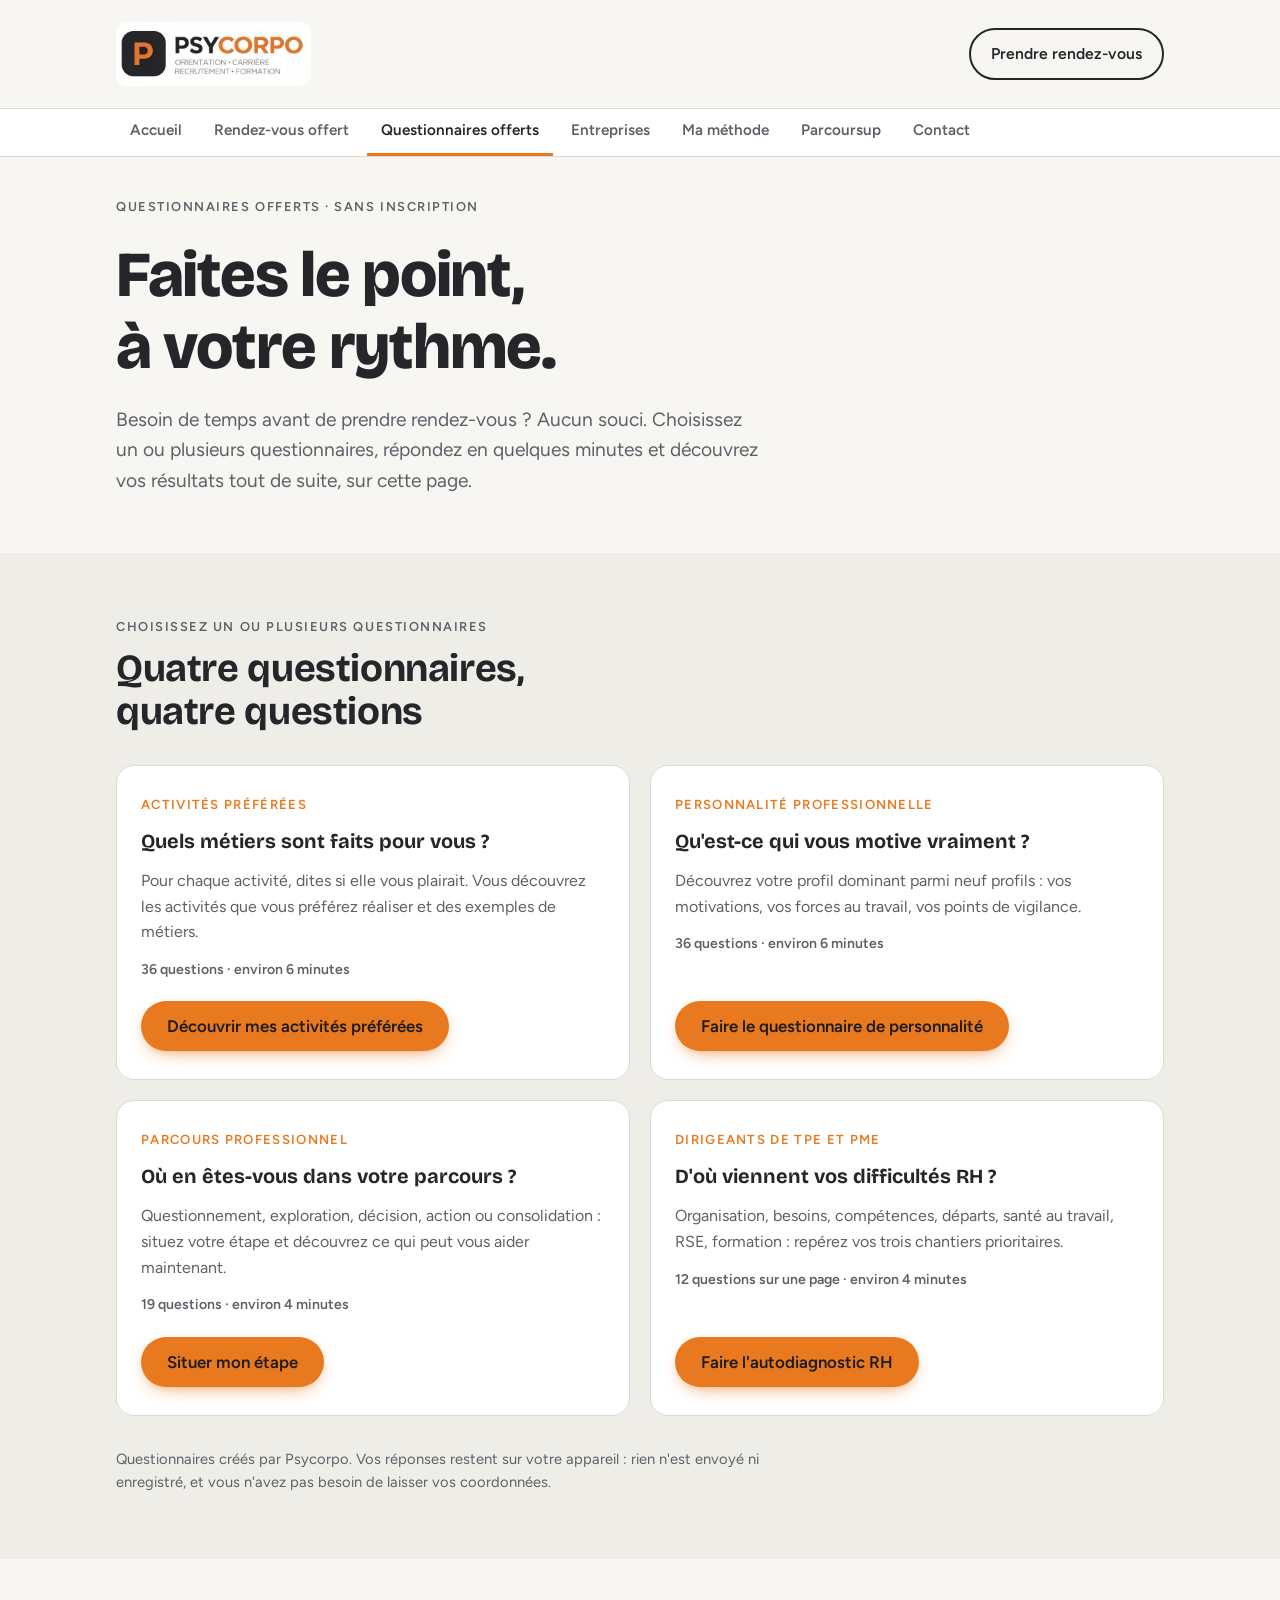
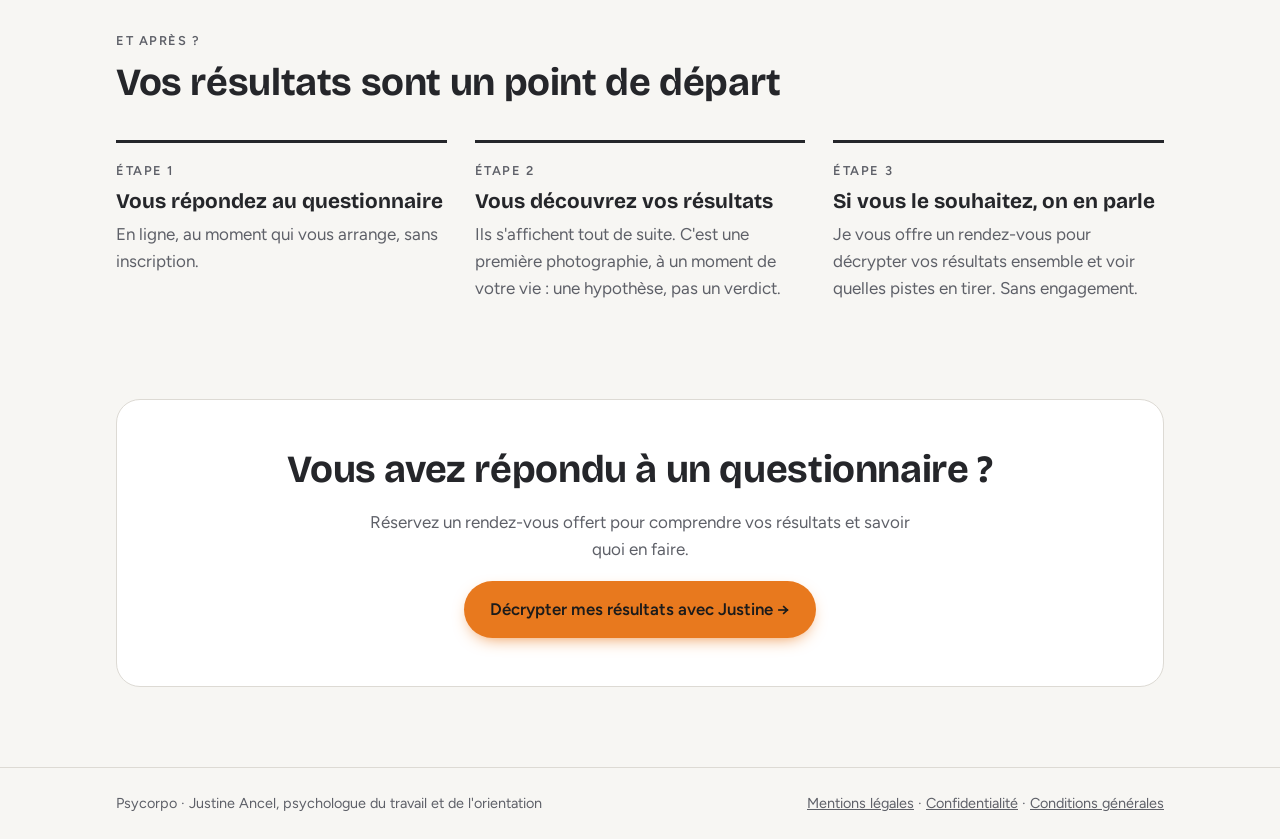
<file: tests/index.html>
<!doctype html>
<html lang="fr">
<head>
<meta charset="utf-8">
<meta name="viewport" content="width=device-width, initial-scale=1, viewport-fit=cover">
<meta name="description" content="Quatre questionnaires offerts, sans inscription, avec résultats immédiats : activités préférées, personnalité professionnelle, étape de votre parcours professionnel et autodiagnostic RH pour dirigeants de TPE et PME. Par Justine Ancel, psychologue du travail et de l'orientation.">
<style>:root{padding-top:env(safe-area-inset-top,0px);padding-bottom:env(safe-area-inset-bottom,0px)}body{margin:0}img{max-width:100%}[hidden]{display:none!important}.hero .wrap.hero-solo { grid-template-columns: 1fr; padding-block: 32px 56px; }
.hero-solo .hero-text { max-width: 44em; }
.cards.two { grid-template-columns: repeat(2, 1fr); }
.hero-cta a.soft { flex-basis: 100%; font-weight: 600; color: var(--ink); text-underline-offset: 4px; }
@media (max-width: 860px) { .cards.two { grid-template-columns: 1fr; } }
</style><title>Questionnaires offerts · Psycorpo · Justine Ancel, psychologue du travail et de l'orientation</title>
<meta name="claude:viewport-fit-sides" content="cover">
<link rel="preconnect" href="https://fonts.googleapis.com">
<link rel="preconnect" href="https://fonts.gstatic.com" crossorigin>
<link rel="stylesheet" href="https://fonts.googleapis.com/css2?family=Bricolage+Grotesque:opsz,wght@12..96,500;12..96,700;12..96,800&family=Figtree:wght@400;500;600&display=swap">
<style>
/* Layout : une page d'accueil courte, en bandes ; le motif de la boussole relie « faire le point » (au sens de la navigation) au rendez-vous offert. */
:root {
  --bg: #F7F6F3;
  --surface: #FFFFFF;
  --ink: #25262A;
  --muted: #5E6068;
  --line: #DDDAD4;
  --accent: #E8791E;
  --accent-ink: #1B1B1B;
  --deep: #25262A;
  --deep-ink: #F7F6F3;
  --soft: #EFEDE8;
  --font-display: "Bricolage Grotesque", "Segoe UI", system-ui, sans-serif;
  --font-body: "Figtree", "Segoe UI", system-ui, sans-serif;
}
@media (prefers-color-scheme: dark) {
  :root:not([data-theme="light"]) {
    --bg: #1C1D20; --surface: #26272B; --ink: #EDEDEA; --muted: #A3A5AB; --line: #34363B; --accent: #F08A33; --accent-ink: #1B1B1B; --deep: #121315; --deep-ink: #EDEDEA; --soft: #232427;
    color-scheme: dark;
  }
}
:root[data-theme="dark"] {
  --bg: #1C1D20; --surface: #26272B; --ink: #EDEDEA; --muted: #A3A5AB; --line: #34363B; --accent: #F08A33; --accent-ink: #1B1B1B; --deep: #121315; --deep-ink: #EDEDEA; --soft: #232427;
  color-scheme: dark;
}

* { box-sizing: border-box; }
body {
  background: var(--bg); color: var(--ink);
  font-family: var(--font-body); font-size: 1.0625rem; line-height: 1.6;
}
.wrap {
  max-width: 1080px; margin: 0 auto;
  padding-left: max(16px, env(safe-area-inset-left, 0px));
  padding-right: max(16px, env(safe-area-inset-right, 0px));
}
h1, h2, h3 { font-family: var(--font-display); line-height: 1.12; text-wrap: balance; margin: 0; }
h1 { font-size: clamp(2.4rem, 6vw, 4rem); font-weight: 800; letter-spacing: -0.02em; }
h2 { font-size: clamp(1.7rem, 3.6vw, 2.4rem); font-weight: 700; letter-spacing: -0.01em; }
h3 { font-size: 1.3rem; font-weight: 700; }
p { margin: 0; }
a { color: inherit; }
a:focus-visible, summary:focus-visible { outline: 3px solid var(--accent); outline-offset: 3px; border-radius: 6px; }
.eyebrow { font-size: 0.8rem; font-weight: 600; letter-spacing: 0.12em; text-transform: uppercase; color: var(--muted); }

.btn {
  display: inline-flex; align-items: center; gap: 10px;
  font-family: var(--font-body); font-weight: 600; font-size: 1.05rem;
  text-decoration: none; border-radius: 999px; padding: 15px 26px;
  transition: transform .15s ease, box-shadow .15s ease;
}
.btn-main { background: var(--accent); color: var(--accent-ink); box-shadow: 0 6px 18px -8px var(--accent); }
.btn-main:hover { transform: translateY(-2px); box-shadow: 0 10px 22px -8px var(--accent); }
.btn-line { border: 2px solid var(--ink); color: var(--ink); padding: 11px 20px; font-size: 0.98rem; }
.btn-line:hover { background: var(--ink); color: var(--bg); }

/* En-tête */
header .wrap { display: flex; justify-content: space-between; align-items: center; gap: 16px; padding-block: 22px; flex-wrap: wrap; }
.brand { font-family: var(--font-display); font-weight: 800; font-size: 1.45rem; letter-spacing: -0.01em; text-decoration: none; }
.brand img { display: block; height: 64px; width: auto; border-radius: 10px; }
.brand small { display: block; font-family: var(--font-body); font-weight: 500; font-size: 0.82rem; color: var(--muted); letter-spacing: 0; }

/* Hero */
.hero .wrap { display: grid; grid-template-columns: 1.25fr 0.75fr; gap: 48px; align-items: center; padding-block: 40px 72px; }
.hero-text { display: grid; gap: 22px; min-width: 0; }
.hero-text .lead { font-size: 1.2rem; color: var(--muted); max-width: 34em; }
.hero-cta { display: flex; flex-wrap: wrap; gap: 14px 20px; align-items: center; }
.hero-cta .note { font-size: 0.92rem; color: var(--muted); }
.compass { width: 100%; max-width: 340px; justify-self: center; aspect-ratio: 1; }
.compass .ring { fill: none; stroke: var(--line); stroke-width: 1.5; }
.compass .tick { stroke: var(--muted); stroke-width: 1.5; }
.compass .label { fill: var(--muted); font-family: var(--font-body); font-size: 11px; font-weight: 600; letter-spacing: .08em; }
.compass .needle-n { fill: var(--accent); }
.compass .needle-s { fill: var(--deep); }
.compass .hub { fill: var(--surface); stroke: var(--ink); stroke-width: 2; }
.compass .needle { transform-origin: 160px 160px; animation: settle 2.4s cubic-bezier(.3,1.6,.5,1) both; }
@keyframes settle { 0% { transform: rotate(-70deg); } 100% { transform: rotate(28deg); } }
@media (prefers-reduced-motion: reduce) { .compass .needle { animation: none; transform: rotate(28deg); } .btn { transition: none; } }

/* Choix du parcours */
.paths { padding-block: 64px; background: var(--soft); }
.paths .wrap { display: grid; gap: 32px; }
.paths-head { display: grid; gap: 10px; max-width: 40em; }
.cards { display: grid; grid-template-columns: repeat(3, 1fr); gap: 20px; }
.card {
  background: var(--surface); border: 1px solid var(--line); border-radius: 18px;
  padding: 28px 24px; display: flex; flex-direction: column; gap: 14px; min-width: 0;
}
.card .who { font-size: 0.82rem; font-weight: 600; letter-spacing: .1em; text-transform: uppercase; color: var(--accent); }
.dark .card .who, :root[data-theme="dark"] .card .who { color: var(--accent); }
.card .quote { font-family: var(--font-display); font-size: 1.25rem; font-weight: 700; line-height: 1.25; }
.card ul { margin: 0; padding-left: 1.1em; color: var(--muted); display: grid; gap: 4px; }
.card .fine { font-size: 0.88rem; color: var(--muted); }
.card .actions { margin-top: auto; display: grid; gap: 10px; padding-top: 6px; }
.card .actions a.link { font-weight: 600; font-size: 0.98rem; text-underline-offset: 4px; }

/* Étapes */
.steps { padding-block: 72px; }
.steps .wrap { display: grid; gap: 36px; }
.steps ol { list-style: none; margin: 0; padding: 0; display: grid; grid-template-columns: repeat(3, 1fr); gap: 28px; counter-reset: s; }
.steps li { counter-increment: s; display: grid; gap: 8px; align-content: start; border-top: 3px solid var(--ink); padding-top: 18px; min-width: 0; }
.steps li::before { content: "Étape " counter(s); font-size: 0.8rem; font-weight: 600; letter-spacing: .12em; text-transform: uppercase; color: var(--muted); }
.steps li p { color: var(--muted); }

/* À propos */
.about { background: var(--deep); color: var(--deep-ink); padding-block: 72px; }
.about .wrap { display: grid; grid-template-columns: auto 1fr; gap: 40px; align-items: start; }
.monogram {
  width: 120px; height: 120px; border-radius: 50%; display: grid; place-items: center;
  background: var(--accent); color: var(--accent-ink);
  font-family: var(--font-display); font-weight: 800; font-size: 2.6rem;
}
.about-text { display: grid; gap: 18px; max-width: 42em; min-width: 0; }
.about-text p { opacity: .9; }
.facts { display: flex; flex-wrap: wrap; gap: 10px; margin: 6px 0 0; padding: 0; list-style: none; }
.facts li { border: 1px solid rgba(244,247,251,.35); border-radius: 999px; padding: 6px 14px; font-size: 0.92rem; }

/* FAQ */
.faq { padding-block: 72px; }
.faq .wrap { display: grid; gap: 28px; max-width: 820px; }
details { border-bottom: 1px solid var(--line); padding-block: 18px; }
summary { cursor: pointer; font-family: var(--font-display); font-weight: 700; font-size: 1.15rem; list-style: none; display: flex; justify-content: space-between; gap: 16px; }
summary::-webkit-details-marker { display: none; }
summary::after { content: "+"; font-size: 1.5rem; line-height: 1; color: var(--accent); flex-shrink: 0; }
details[open] summary::after { content: "–"; }
details p { margin-top: 10px; color: var(--muted); max-width: 38em; }

/* Appel final */
.final { padding-block: 24px 80px; }
.final .box {
  background: var(--surface); border: 1px solid var(--line); border-radius: 24px;
  padding: 48px 32px; display: grid; gap: 18px; justify-items: center; text-align: center;
}
.final .box p { color: var(--muted); max-width: 32em; }

footer { border-top: 1px solid var(--line); }
footer .wrap { padding-block: 24px; font-size: 0.9rem; color: var(--muted); display: flex; flex-wrap: wrap; justify-content: space-between; gap: 8px; }

@media (max-width: 860px) {
  .hero .wrap { grid-template-columns: 1fr; gap: 24px; padding-block: 16px 56px; }
  .compass { max-width: 220px; order: -1; justify-self: start; }
  .cards, .steps ol { grid-template-columns: 1fr; }
  .about .wrap { grid-template-columns: 1fr; gap: 24px; }
}
.hero .wrap.hero-solo { grid-template-columns: 1fr; padding-block: 32px 56px; }
.hero-solo .hero-text { max-width: 44em; }
.cards.two { grid-template-columns: repeat(2, 1fr); }
.hero-cta a.soft { flex-basis: 100%; font-weight: 600; color: var(--ink); text-underline-offset: 4px; }
@media (max-width: 860px) { .cards.two { grid-template-columns: 1fr; } }
</style>

<link rel="stylesheet" href="/assets/quiz.css">
</head>
<body>
<header>
  <div class="wrap">
    <a class="brand" href="/"><img src="[data-uri]" alt="Psycorpo, psychologue du travail et de l'orientation" width="560" height="184"></a>
    <a class="btn btn-line" href="https://koalendar.com/u/psycorpo-conseil" target="_blank" rel="noopener">Prendre rendez-vous</a>
  </div>
</header>
<nav class="site-tabs" aria-label="Pages du site">
  <div class="site-tabs-in">
    <a href="/">Accueil</a>
    <a href="/rendez-vous-offert/">Rendez-vous offert</a>
    <a href="/tests/">Questionnaires offerts</a>
    <a href="/entreprises/">Entreprises</a>
    <a href="/approche.html">Ma méthode</a>
    <a href="/prompt-parcoursup/">Parcoursup</a>
    <a href="/#contact">Contact</a>
  </div>
</nav>
<style>
.site-tabs { border-top: 1px solid var(--line, #DDDAD4); border-bottom: 1px solid var(--line, #DDDAD4); background: var(--surface, #fff); margin: 0 0 8px; }
.legal .site-tabs-in, main > .site-tabs .site-tabs-in, .wrap > .site-tabs .site-tabs-in { padding-inline: 0; }
.site-tabs-in { max-width: 1080px; margin: 0 auto; padding: 0 max(16px, env(safe-area-inset-left, 0px)); display: flex; gap: 4px; overflow-x: auto; scrollbar-width: thin; -webkit-overflow-scrolling: touch; }
.site-tabs a { flex-shrink: 0; padding: 12px 14px; font-weight: 600; font-size: 0.95rem; line-height: 1.3; text-decoration: none; color: var(--muted, #5E6068); border-bottom: 3px solid transparent; white-space: nowrap; }
.site-tabs a:hover { color: var(--ink, #25262A); border-bottom-color: var(--line, #DDDAD4); }
.site-tabs a[aria-current="page"] { color: var(--ink, #25262A); border-bottom-color: var(--accent, #E8791E); }
@media (min-width: 700px) { .site-tabs-in { flex-wrap: wrap; overflow: visible; } }
</style>
<script>(function(){var p=location.pathname;document.querySelectorAll('.site-tabs a').forEach(function(a){var h=a.getAttribute('href');if(h===p||(h==='/'&&(p==='/'||p==='/index.html'))||(h==='/tests/'&&p==='/tests/index.html')){a.setAttribute('aria-current','page');}});})();</script>


<main>
  <section class="hero">
    <div class="wrap hero-solo">
      <div class="hero-text">
        <p class="eyebrow">Questionnaires offerts · Sans inscription</p>
        <h1>Faites le point, à votre rythme.</h1>
        <p class="lead">Besoin de temps avant de prendre rendez-vous ? Aucun souci. Choisissez un ou plusieurs questionnaires, répondez en quelques minutes et découvrez vos résultats tout de suite, sur cette page.</p>
      </div>
    </div>
  </section>

  <section class="paths" aria-labelledby="tests-title" id="choisir">
    <div class="wrap">
      <div class="paths-head">
        <p class="eyebrow">Choisissez un ou plusieurs questionnaires</p>
        <h2 id="tests-title">Quatre questionnaires, quatre questions</h2>
      </div>
      <div class="cards four">
        <article class="card">
          <p class="who">Activités préférées</p>
          <p class="quote">Quels métiers sont faits pour vous ?</p>
          <p class="fine" style="font-size:1rem">Pour chaque activité, dites si elle vous plairait. Vous découvrez les activités que vous préférez réaliser et des exemples de métiers.</p>
          <p class="meta">36 questions · environ 6 minutes</p>
          <div class="actions"><button type="button" class="btn btn-main" data-quiz="activites">Découvrir mes activités préférées</button></div>
        </article>
        <article class="card">
          <p class="who">Personnalité professionnelle</p>
          <p class="quote">Qu'est-ce qui vous motive vraiment ?</p>
          <p class="fine" style="font-size:1rem">Découvrez votre profil dominant parmi neuf profils : vos motivations, vos forces au travail, vos points de vigilance.</p>
          <p class="meta">36 questions · environ 6 minutes</p>
          <div class="actions"><button type="button" class="btn btn-main" data-quiz="personnalite">Faire le questionnaire de personnalité</button></div>
        </article>
        <article class="card">
          <p class="who">Parcours professionnel</p>
          <p class="quote">Où en êtes-vous dans votre parcours ?</p>
          <p class="fine" style="font-size:1rem">Questionnement, exploration, décision, action ou consolidation : situez votre étape et découvrez ce qui peut vous aider maintenant.</p>
          <p class="meta">19 questions · environ 4 minutes</p>
          <div class="actions"><button type="button" class="btn btn-main" data-quiz="etape-parcours">Situer mon étape</button></div>
        </article>
        <article class="card">
          <p class="who">Dirigeants de TPE et PME</p>
          <p class="quote">D'où viennent vos difficultés RH ?</p>
          <p class="fine" style="font-size:1rem">Organisation, besoins, compétences, départs, santé au travail, RSE, formation : repérez vos trois chantiers prioritaires.</p>
          <p class="meta">12 questions sur une page · environ 4 minutes</p>
          <div class="actions"><button type="button" class="btn btn-main" data-quiz="autodiagnostic-rh">Faire l'autodiagnostic RH</button></div>
        </article>
      </div>
      <p class="fine" style="color:var(--muted);font-size:.92rem;max-width:46em">Questionnaires créés par Psycorpo. Vos réponses restent sur votre appareil : rien n'est envoyé ni enregistré, et vous n'avez pas besoin de laisser vos coordonnées.</p>
    </div>
  </section>

  <section class="qpanel" id="quiz-panel" aria-labelledby="quiz-title" hidden>
    <div class="wrap">
      <div class="qpanel-head">
        <h2 id="quiz-title"></h2>
        <button type="button" id="quiz-close">Changer de questionnaire</button>
      </div>
      <div id="quiz" aria-live="polite"></div>
    </div>
  </section>

  <section class="steps" aria-labelledby="after-title">
    <div class="wrap">
      <div class="paths-head">
        <p class="eyebrow">Et après ?</p>
        <h2 id="after-title">Vos résultats sont un point de départ</h2>
      </div>
      <ol>
        <li><h3>Vous répondez au questionnaire</h3><p>En ligne, au moment qui vous arrange, sans inscription.</p></li>
        <li><h3>Vous découvrez vos résultats</h3><p>Ils s'affichent tout de suite. C'est une première photographie, à un moment de votre vie : une hypothèse, pas un verdict.</p></li>
        <li><h3>Si vous le souhaitez, on en parle</h3><p>Je vous offre un rendez-vous pour décrypter vos résultats ensemble et voir quelles pistes en tirer. Sans engagement.</p></li>
      </ol>
    </div>
  </section>

  <section class="final" id="decrypter">
    <div class="wrap">
      <div class="box">
        <h2>Vous avez répondu à un questionnaire ?</h2>
        <p>Réservez un rendez-vous offert pour comprendre vos résultats et savoir quoi en faire.</p>
        <a class="btn btn-main" href="https://koalendar.com/u/psycorpo-conseil" target="_blank" rel="noopener">Décrypter mes résultats avec Justine →</a>
      </div>
    </div>
  </section>
</main>
<script>
window.QUIZ_TEASER = {
  lockTitle: "La suite de votre analyse se fait avec moi, en rendez-vous.",
  lockList: "Nous y reprenons ensemble :",
  lockText: "Nous en reprenons le détail ensemble.",
  ctaTitle: "Votre restitution complète, avec une psychologue du travail",
  ctaText: "Ces résultats sont un premier aperçu. Pendant le rendez-vous d'exploration offert, je reprends avec vous l'ensemble de vos réponses, je vous explique ce qu'elles disent de vous et ce que vous pouvez en faire. Psychologue du travail, je suis formée à faire passer des tests et à les interpréter : si c'est utile, je complète avec des outils validés."
};window.QUIZZES = {};
QUIZZES['autodiagnostic-rh'] = {
  title: 'Autodiagnostic RH express pour dirigeants',
  mode: 'form',
  highlight: 3,
  questions: [
    { type: 'scale', k: 'O', t: "La gestion RH courante (contrats, absences, plannings, paie) vous prend un temps raisonnable.",
      labels: ['Pas du tout', 'Plutôt pas', 'Moyennement', 'Plutôt oui', 'Tout à fait'], points: [4, 3, 2, 1, 0] },
    { type: 'multi', k: 'O', cap: 4, t: "Qu'est-ce qui vous pèse le plus côté RH aujourd'hui ?",
      options: [{ t: 'Le recrutement', p: 1 }, { t: "L'administratif (contrats, absences, paie)", p: 1 }, { t: 'Les tensions ou conflits entre salariés', p: 1 },
                { t: 'Les plannings et l\'organisation du travail', p: 1 }, { t: 'Les entretiens à mener', p: 1 }, { t: 'Rien de particulier', p: 0, none: true }] },
    { type: 'single', k: 'B', t: "Quand un problème RH apparaît (départ, tension, baisse de motivation), le plus souvent…",
      options: [{ t: "je prends le temps d'en chercher la cause avant d'agir", p: 0 }, { t: 'je règle au cas par cas, faute de temps', p: 2 },
                { t: "j'attends que la situation se calme", p: 3 }, { t: 'je ne sais pas vraiment par où commencer', p: 3 }] },
    { type: 'scale', k: 'B', t: "Vous savez précisément de quoi votre entreprise aura besoin dans les 12 prochains mois (compétences, recrutements, organisation).",
      labels: ['Pas du tout', 'Plutôt pas', 'Moyennement', 'Plutôt oui', 'Tout à fait'], points: [4, 3, 2, 1, 0] },
    { type: 'scale', k: 'C', t: "Vous connaissez les compétences de chacun de vos salariés, y compris celles qu'ils n'utilisent pas aujourd'hui.",
      labels: ['Pas du tout', 'Plutôt pas', 'Moyennement', 'Plutôt oui', 'Tout à fait'], points: [4, 3, 2, 1, 0] },
    { type: 'single', k: 'C', t: "Les entretiens de parcours professionnel (anciennement entretiens professionnels) dans votre entreprise…",
      options: [{ t: 'sont faits et débouchent sur des actions concrètes', p: 0 }, { t: 'sont faits, mais restent une formalité', p: 2 },
                { t: 'ne sont pas tous faits', p: 3 }, { t: 'je ne sais pas de quoi il s\'agit', p: 4 }] },
    { type: 'scale', k: 'V', t: "Dans votre entreprise, chacun sait clairement qui fait quoi.",
      labels: ['Pas du tout', 'Plutôt pas', 'Moyennement', 'Plutôt oui', 'Tout à fait'], points: [4, 3, 2, 1, 0] },
    { type: 'multi', k: 'V', cap: 4, t: "Pour les 2 prochaines années, de quoi avez-vous connaissance ?",
      options: [{ t: 'Des départs à la retraite à prévoir', p: 1 }, { t: "Des salariés qui ont dit vouloir partir ou changer de poste", p: 1 },
                { t: 'Des postes difficiles à remplacer si la personne part', p: 2 }, { t: "Je n'ai pas de visibilité sur les départs possibles", p: 4 },
                { t: 'Aucun départ prévu, et je suis serein', p: 0, none: true }] },
    { type: 'scale', k: 'S', t: "Vous observez des signes de fatigue, de stress ou d'usure dans vos équipes (absences, arrêts, tensions, erreurs).",
      labels: ['Jamais', 'Rarement', 'Parfois', 'Souvent', 'Très souvent'], points: [0, 1, 2, 3, 4] },
    { type: 'single', k: 'R', t: "Où en est votre entreprise sur la RSE (responsabilité sociétale) ?",
      options: [{ t: 'Une démarche formalisée et suivie', p: 0 }, { t: 'Quelques actions, sans démarche structurée', p: 2 },
                { t: "Rien pour l'instant, mais le sujet m'intéresse", p: 3 }, { t: "Rien, ce n'est pas une priorité", p: 3 }] },
    { type: 'scale', k: 'F', t: "Évaluez le niveau de connaissance des droits à la formation (OPCO, CPF, plan de développement des compétences) :",
      labels: ['Aucune idée', 'Vague', 'Moyen', 'Bon', 'Très bon'],
      rows: [{ label: 'Le vôtre', points: [4, 3, 2, 1, 0] }, { label: 'Celui de vos salariés, selon vous', points: [4, 3, 2, 1, 0] }] },
    { type: 'open', t: "En une phrase, quel est le sujet RH qui vous préoccupe le plus aujourd'hui ?", placeholder: "Par exemple : je n'arrive pas à garder mes salariés plus d'un an." }
  ],
  profiles: [
    { key: 'O', name: 'Organisation et gestion RH', tagline: "La gestion du quotidien vous prend trop de temps.",
      blocks: [["Ce que ça signifie", "L'administratif et l'organisation RH grignotent votre temps de dirigeant, au détriment du développement de votre activité."],
               ["Ce que l'audit peut vous apporter", "Repérer ce qui peut être simplifié, organisé autrement ou confié à un appui RH extérieur, sans embaucher."]] },
    { key: 'B', name: 'Analyse du besoin', tagline: "Les problèmes sont traités, mais leurs causes restent floues.",
      blocks: [["Ce que ça signifie", "Vous réagissez aux urgences, sans toujours avoir le temps de comprendre d'où elles viennent ni d'anticiper la suite."],
               ["Ce que l'audit peut vous apporter", "Prendre du recul pour identifier le vrai besoin (organisation, compétences, management, recrutement) avant d'investir du temps ou de l'argent."]] },
    { key: 'C', name: 'Compétences des équipes', tagline: "Les compétences de vos salariés sont mal connues.",
      blocks: [["Ce que ça signifie", "Vous pourriez passer à côté de compétences déjà présentes dans l'équipe, ou former au mauvais endroit."],
               ["Ce que l'audit peut vous apporter", "Faire le point sur les compétences de l'équipe et donner du sens aux entretiens de parcours professionnel."]] },
    { key: 'V', name: 'Visibilité sur les postes et les départs', tagline: "Qui fait quoi, et qui risque de partir ?",
      blocks: [["Ce que ça signifie", "Un départ imprévu sur un poste clé peut désorganiser toute l'entreprise, surtout dans une petite équipe."],
               ["Ce que l'audit peut vous apporter", "Clarifier les rôles, repérer les postes sensibles et préparer les départs avant qu'ils ne deviennent un problème."]] },
    { key: 'S', name: 'Santé au travail', tagline: "Des signaux d'usure apparaissent dans les équipes.",
      blocks: [["Ce que ça signifie", "Fatigue, stress ou tensions finissent par coûter cher : absences, erreurs, départs. Mieux vaut agir tôt."],
               ["Ce que l'audit peut vous apporter", "Comprendre ce qui use vos équipes et mettre en place des actions de qualité de vie et des conditions de travail (QVCT) adaptées à votre taille."]] },
    { key: 'R', name: 'Démarche RSE', tagline: "La RSE n'est pas encore structurée.",
      blocks: [["Ce que ça signifie", "Clients, partenaires et candidats y sont de plus en plus attentifs, y compris dans les petites entreprises."],
               ["Ce que l'audit peut vous apporter", "Repérer ce que vous faites déjà sans le valoriser, et les premières actions simples à engager."]] },
    { key: 'F', name: 'Droits à la formation', tagline: "Les financements de la formation sont mal connus.",
      blocks: [["Ce que ça signifie", "Vous et vos salariés laissez probablement de côté des financements possibles (OPCO, CPF)."],
               ["Ce que l'audit peut vous apporter", "Faire le point sur les financements possibles et sur les formations utiles à votre équipe."]] }
  ],
  resultTitle: function (r) { return 'Votre premier chantier : ' + r[0].p.name.toLowerCase(); },
  resultIntro: function (r) { return 'Vos trois axes de vigilance les plus marqués sont : ' + r[0].p.name.toLowerCase() + ', ' + r[1].p.name.toLowerCase() + ' et ' + r[2].p.name.toLowerCase() + '.'; },
  closeness: function (r) {
    if (r[0].score < 30) return "Vos niveaux de vigilance sont plutôt bas : votre gestion RH semble solide. Un échange peut tout de même vous aider à anticiper les prochaines étapes.";
    if (r[6].score >= 50) return "Tous vos axes ressortent avec un niveau de vigilance notable : le plus efficace est de commencer par un seul chantier, le premier de la liste.";
    return '';
  },
  cta: { title: 'Et si on en parlait ?', text: "L'audit offert permet de confirmer ces résultats avec vous, de comprendre d'où vient vraiment le problème et de repartir avec des actions concrètes et adaptées à la taille de votre entreprise.", href: '/entreprises/', button: "Découvrir l'audit offert →", teaserText: "Ces résultats sont un premier aperçu. Pendant l'audit offert, je reprends avec vous l'ensemble de vos réponses, je vous aide à comprendre d'où viennent vraiment vos difficultés RH et nous définissons ensemble les premières actions, adaptées à la taille de votre entreprise." },
  disclaimer: "Autodiagnostic express créé par Psycorpo pour repérer vos priorités RH. Ce n'est pas un audit complet : il donne des repères à confirmer ensemble. Vos réponses restent sur votre appareil : rien n'est envoyé ni enregistré."
};

QUIZZES['personnalite'] = {
  title: "Questionnaire de personnalité professionnelle",
  scale: ['Pas du tout moi', 'Plutôt pas moi', 'Un peu moi', 'Plutôt moi', 'Tout à fait moi'],
  highlight: 2,
  items: [
    { k: '1', t: "Je remarque vite ce qui pourrait être mieux fait." },
    { k: '1', t: "J'ai du mal à me contenter d'un travail « à peu près »." },
    { k: '1', t: "Je me sens responsable de faire les choses correctement." },
    { k: '1', t: "Je m'impose des règles et des exigences élevées." },
    { k: '2', t: "J'aime me rendre utile pour les autres." },
    { k: '2', t: "Je sens facilement ce dont les gens ont besoin." },
    { k: '2', t: "J'ai du mal à dire non quand on me demande de l'aide." },
    { k: '2', t: "Au travail, la qualité des relations compte énormément pour moi." },
    { k: '3', t: "Atteindre mes objectifs me motive énormément." },
    { k: '3', t: "J'ai besoin que mes résultats soient reconnus." },
    { k: '3', t: "Je m'adapte vite pour être efficace dans chaque situation." },
    { k: '3', t: "Il m'arrive de m'investir dans le travail au point d'en oublier le reste." },
    { k: '4', t: "J'ai besoin que mon travail ait un sens pour moi, personnellement." },
    { k: '4', t: "Je ressens les émotions de façon intense." },
    { k: '4', t: "J'ai souvent l'impression de voir les choses autrement que les autres." },
    { k: '4', t: "J'aime mettre ma touche personnelle dans ce que je fais." },
    { k: '5', t: "J'ai besoin de bien comprendre avant d'agir." },
    { k: '5', t: "J'ai besoin de temps seul pour recharger mes batteries." },
    { k: '5', t: "Je préfère observer une situation avant de m'y impliquer." },
    { k: '5', t: "J'aime approfondir un sujet jusqu'à bien le maîtriser." },
    { k: '6', t: "J'anticipe facilement ce qui pourrait mal tourner." },
    { k: '6', t: "La loyauté envers mon équipe est essentielle pour moi." },
    { k: '6', t: "J'ai besoin d'un cadre clair et de personnes de confiance autour de moi." },
    { k: '6', t: "Je doute parfois de mes décisions et j'aime les faire valider." },
    { k: '7', t: "J'aime avoir plein d'idées et de projets en même temps." },
    { k: '7', t: "La routine m'ennuie vite." },
    { k: '7', t: "Je vois facilement le bon côté des situations." },
    { k: '7', t: "J'aime découvrir et essayer de nouvelles choses." },
    { k: '8', t: "Je dis les choses franchement, même quand ça dérange." },
    { k: '8', t: "J'aime prendre les choses en main." },
    { k: '8', t: "Je défends les personnes traitées injustement." },
    { k: '8', t: "Je supporte mal qu'on me contrôle." },
    { k: '9', t: "J'évite les conflits autant que possible." },
    { k: '9', t: "Je m'adapte facilement aux autres." },
    { k: '9', t: "On me dit souvent que ma présence apaise." },
    { k: '9', t: "J'ai parfois du mal à savoir ce que je veux vraiment." }
  ],
  profiles: [
    { key: '1', name: 'Profil Exigence', tagline: "Faire les choses bien, et dans les règles.",
      blocks: [["Ce qui vous motive", "Améliorer ce qui peut l'être, agir de façon juste et rigoureuse."],
               ["Vos forces au travail", "Fiabilité, sens du détail, honnêteté, capacité à structurer et à faire progresser la qualité."],
               ["Points de vigilance", "Le perfectionnisme, l'autocritique, la difficulté à déléguer ou à accepter un résultat « suffisant »."]] },
    { key: '2', name: 'Profil Générosité', tagline: "Être utile, et en lien avec les autres.",
      blocks: [["Ce qui vous motive", "Aider, soutenir, être apprécié pour ce que vous apportez aux autres."],
               ["Vos forces au travail", "Écoute, empathie, sens du service, capacité à créer une bonne ambiance d'équipe."],
               ["Points de vigilance", "S'oublier soi-même, avoir du mal à dire non, attendre une reconnaissance qui ne vient pas."]] },
    { key: '3', name: 'Profil Réussite', tagline: "Avancer, atteindre ses objectifs, être reconnu.",
      blocks: [["Ce qui vous motive", "Réussir, progresser, montrer ce dont vous êtes capable."],
               ["Vos forces au travail", "Efficacité, énergie, adaptabilité, sens des résultats et de l'organisation."],
               ["Points de vigilance", "Le surinvestissement, la peur de l'échec, le risque de mettre ses envies de côté pour l'image."]] },
    { key: '4', name: 'Profil Authenticité', tagline: "Donner du sens, rester fidèle à soi.",
      blocks: [["Ce qui vous motive", "Faire un travail qui vous ressemble et qui a du sens pour vous."],
               ["Vos forces au travail", "Créativité, sensibilité, profondeur, capacité à percevoir ce que les autres ne voient pas."],
               ["Points de vigilance", "Les variations d'humeur, le sentiment de décalage, la démotivation quand le travail manque de sens."]] },
    { key: '5', name: 'Profil Compréhension', tagline: "Observer, analyser, maîtriser son sujet.",
      blocks: [["Ce qui vous motive", "Comprendre le monde en profondeur et devenir compétent dans votre domaine."],
               ["Vos forces au travail", "Recul, analyse, expertise, calme dans les situations complexes."],
               ["Points de vigilance", "S'isoler, garder ses idées pour soi, attendre d'en savoir « assez » avant d'agir."]] },
    { key: '6', name: 'Profil Sécurité', tagline: "Anticiper, s'engager, protéger le collectif.",
      blocks: [["Ce qui vous motive", "Un cadre stable, des relations de confiance, se sentir en sécurité."],
               ["Vos forces au travail", "Loyauté, sens des responsabilités, anticipation des risques, engagement dans l'équipe."],
               ["Points de vigilance", "Le doute, l'inquiétude face à l'incertitude, le besoin de validation avant de décider."]] },
    { key: '7', name: 'Profil Enthousiasme', tagline: "Explorer, imaginer, garder l'élan.",
      blocks: [["Ce qui vous motive", "La nouveauté, la liberté, les projets stimulants et les bonnes surprises."],
               ["Vos forces au travail", "Optimisme, créativité, énergie communicative, capacité à rebondir."],
               ["Points de vigilance", "La dispersion, l'ennui face à la routine, la difficulté à aller au bout quand ça devient répétitif."]] },
    { key: '8', name: 'Profil Affirmation', tagline: "Agir, décider, protéger.",
      blocks: [["Ce qui vous motive", "Garder la maîtrise de votre vie, agir avec force et défendre ce qui est juste."],
               ["Vos forces au travail", "Leadership, franchise, courage, capacité à décider et à protéger une équipe."],
               ["Points de vigilance", "Une franchise qui peut heurter, la difficulté à montrer sa vulnérabilité ou à accepter d'être encadré."]] },
    { key: '9', name: 'Profil Harmonie', tagline: "Apaiser, rassembler, garder l'équilibre.",
      blocks: [["Ce qui vous motive", "La paix, l'harmonie dans les relations, un environnement serein."],
               ["Vos forces au travail", "Écoute, diplomatie, patience, capacité à rassembler des points de vue différents."],
               ["Points de vigilance", "Éviter les conflits au détriment de vos besoins, reporter les décisions, perdre de vue vos propres priorités."]] }
  ],
  resultTitle: function (r) { return 'Votre profil dominant : ' + r[0].p.name.replace('Profil ', ''); },
  resultIntro: function (r) { return 'Votre deuxième profil : ' + r[1].p.name.replace('Profil ', '') + '. Chacun de nous a un peu de chaque profil : regardez surtout ce qui vous parle dans les descriptions ci-dessous.'; },
  closeness: function (r) {
    if (r[0].score - r[2].score < 8) return "Vos trois premiers profils sont très proches (" + r[0].p.name + ', ' + r[1].p.name + ' et ' + r[2].p.name + "). Votre profil n'est pas tranché : un échange permet souvent de l'affiner.";
    return '';
  },
  cta: { title: 'Vous vous reconnaissez ?', text: "Pendant le rendez-vous d'exploration offert, on regarde ensemble ce que votre profil dit de vos motivations au travail, de l'environnement qui vous convient et de vos pistes d'évolution.", href: '/exploration/', button: 'Réserver mon exploration offerte →', more: ['C\'est quoi, le rendez-vous offert ?', '/rendez-vous-offert/'] },
  disclaimer: "Questionnaire original créé par Psycorpo pour réfléchir à votre personnalité et à vos motivations au travail. Ce n'est pas un outil psychométrique validé : il donne des pistes à discuter, pas un diagnostic. Vos réponses restent sur votre appareil : rien n'est envoyé ni enregistré."
};

QUIZZES['etape-parcours'] = {
  title: "Où en êtes-vous dans votre parcours professionnel ?",
  scale: ['Pas du tout', 'Plutôt pas', 'Un peu', 'Plutôt oui', 'Tout à fait'],
  perStep: 5,
  highlight: 1,
  items: [
    { k: 'Q', t: "Je ressens de la lassitude ou un manque de sens dans mon travail actuel." },
    { k: 'Q', t: "Je me demande souvent si je suis à ma place." },
    { k: 'Q', t: "Je sens que quelque chose doit changer, sans savoir encore quoi." },
    { k: 'X', t: "Je me renseigne sur d'autres métiers, secteurs ou formations." },
    { k: 'X', t: "J'ai plusieurs pistes en tête, mais je n'arrive pas à choisir." },
    { k: 'X', t: "J'ai envie de mieux connaître mes compétences et ce qui me motive." },
    { k: 'D', t: "J'ai une idée assez précise du métier ou du projet qui m'attire." },
    { k: 'D', t: "Je cherche à vérifier que mon projet est réaliste (débouchés, salaire, conditions de travail)." },
    { k: 'D', t: "Je me pose des questions sur la formation ou le financement dont j'aurais besoin." },
    { k: 'A', t: "J'ai déjà commencé des démarches concrètes (formation, candidatures, création d'activité)." },
    { k: 'A', t: "Je suis en train de vivre un changement professionnel (nouveau poste, reconversion, reprise)." },
    { k: 'A', t: "J'aurais besoin d'aide pour tenir le cap et m'organiser dans ce changement." },
    { k: 'C', t: "Je me sens globalement à ma place dans mon travail." },
    { k: 'C', t: "J'aimerais évoluer ou développer mes compétences là où je suis." },
    { k: 'C', t: "J'aimerais faire reconnaître mon expérience (VAE, promotion, nouvelles responsabilités)." }
  ],
  profiles: [
    { key: 'Q', name: 'Le questionnement', tagline: "Quelque chose ne va plus, et vous le sentez.",
      blocks: [["Ce que vous vivez", "Une lassitude, un manque de sens ou un sentiment de ne plus être à votre place. Vous ne savez pas encore ce que vous voulez, mais vous savez que la situation actuelle ne vous convient plus."],
               ["Ce qui aide à cette étape", "Mettre des mots sur ce qui ne va pas, et sur ce qui compte pour vous. Prendre le temps de faire le point avant de foncer dans une direction."],
               ["Comment je peux vous accompagner", "Le rendez-vous d'exploration offert sert exactement à ça : faire le point. Si besoin, un bilan de compétences permet ensuite d'aller plus loin."]] },
    { key: 'X', name: "L'exploration", tagline: "Vous cherchez, vous comparez, vous hésitez.",
      blocks: [["Ce que vous vivez", "Vous avez envie de changer et vous regardez ce qui existe. Les pistes se multiplient, et choisir devient difficile."],
               ["Ce qui aide à cette étape", "Mieux vous connaître (intérêts, valeurs, compétences) pour trier les pistes, et aller voir les métiers de plus près."],
               ["Comment je peux vous accompagner", "Des outils reconnus (questionnaires d'intérêts, de personnalité et de valeurs) et des enquêtes métier, dans le cadre d'un bilan de compétences ou d'orientation."]] },
    { key: 'D', name: 'La décision', tagline: "Vous avez une piste : il reste à la vérifier.",
      blocks: [["Ce que vous vivez", "Un projet se dessine. Vous vous posez des questions précises : est-ce réaliste ? quelle formation ? quel financement ?"],
               ["Ce qui aide à cette étape", "Confronter votre projet au réel : rencontrer des professionnels, vérifier les débouchés, construire un plan d'action et un plan de financement."],
               ["Comment je peux vous accompagner", "Valider votre projet avec vous, étape par étape, et repérer les financements possibles (CPF, OPCO…)."]] },
    { key: 'A', name: "L'action", tagline: "Vous êtes en plein changement.",
      blocks: [["Ce que vous vivez", "Vous avez lancé des démarches : formation, candidatures, nouveau poste, création d'activité. C'est stimulant, et parfois déstabilisant."],
               ["Ce qui aide à cette étape", "Garder le cap, s'organiser, préparer ses candidatures et ses entretiens, et ne pas rester seul face aux doutes."],
               ["Comment je peux vous accompagner", "Un accompagnement ciblé : CV, lettre, préparation aux entretiens, organisation de la transition et soutien dans la durée."]] },
    { key: 'C', name: 'La consolidation', tagline: "Vous êtes à votre place, et vous voulez grandir.",
      blocks: [["Ce que vous vivez", "Votre situation vous convient globalement. Vous avez envie d'évoluer, d'apprendre ou de faire reconnaître votre expérience."],
               ["Ce qui aide à cette étape", "Identifier vos compétences, définir une prochaine étape réaliste et la préparer : évolution interne, formation, VAE."],
               ["Comment je peux vous accompagner", "Faire le point sur vos compétences et construire votre projet d'évolution, avec un bilan ou un accompagnement VAE."]] }
  ],
  extraIntro: "Dernière étape : quelques questions sur ce qui peut faciliter ou freiner un changement. Il n'y a pas de bonne ou de mauvaise réponse.",
  extra: [
    { type: 'single', t: "Selon vous, avez-vous un blocage pour entreprendre un changement dans votre carrière ?",
      options: [
        { t: "Non, rien ne me bloque vraiment", a: "Vous ne percevez pas de frein majeur : c'est un vrai atout. Reste à choisir la bonne direction et le bon moment.", frein: false },
        { t: "Oui : le manque de temps", a: "Le manque de temps est l'un des freins les plus fréquents. Un changement peut se préparer par petites étapes, compatibles avec un emploi du temps chargé.", frein: true },
        { t: "Oui : l'aspect financier", a: "La question financière est légitime. Des financements existent (CPF, dispositifs de transition professionnelle, aides selon votre situation) : les connaître change souvent la donne.", frein: true },
        { t: "Oui : la peur de me tromper ou d'échouer", a: "La peur de se tromper ou d'échouer est très courante. Elle diminue quand le projet est vérifié pas à pas et confronté au réel avant de se lancer.", frein: true },
        { t: "Oui : je ne sais pas par où commencer", a: "Ne pas savoir par où commencer bloque beaucoup de personnes. Un cadre et des étapes claires suffisent souvent à remettre les choses en mouvement.", frein: true },
        { t: "Oui : l'avis ou le regard de mon entourage", a: "L'avis des proches compte. Un regard extérieur et neutre aide à distinguer ce que vous voulez vraiment de ce que les autres attendent de vous.", frein: true },
        { t: "Oui : mon âge, mon niveau d'études ou mon parcours", a: "On peut changer de voie à tout âge et quel que soit son niveau d'études. Votre parcours contient souvent des ressources à valoriser plutôt qu'un obstacle.", frein: true },
        { t: "Oui : autre chose", a: "Vous identifiez un frein qui vous est propre : il mérite d'être posé et regardé ensemble.", frein: true }
      ] },
    { type: 'multi', t: "Que ressentez-vous à l'idée de changer un ou plusieurs éléments de votre vie professionnelle ?",
      options: [
        { t: 'Gêne', v: -1 }, { t: 'Excitation', v: 1 }, { t: 'Angoisse', v: -1 }, { t: 'Impatience', v: 1 },
        { t: 'Inquiétude', v: -1 }, { t: 'Insécurité', v: -1 }, { t: 'Satisfaction', v: 1 }, { t: 'Curiosité', v: 1 },
        { t: 'Soulagement', v: 1 }, { t: 'Indifférence', v: 0 }
      ] },
    { type: 'single', t: "Avez-vous déjà souhaité entreprendre des changements, sans parvenir à le faire ?",
      options: [
        { t: 'Oui', a: "Vous avez déjà eu envie de changer sans y parvenir. Comprendre ce qui vous a arrêté à ce moment-là aide souvent à avancer aujourd'hui.", frein: true },
        { t: 'Non', a: "Vous n'avez pas de projet de changement resté en suspens : vous pouvez partir sur des bases neuves.", frein: false },
        { t: 'Je ne sais pas', a: "Vous ne savez pas trop : certaines envies de changement restent floues sans qu'on s'en rende compte. En parler permet de les clarifier.", frein: false }
      ] },
    { type: 'single', t: "Pour vous, l'évolution professionnelle est…",
      options: [
        { t: 'une priorité', a: "Vous en faites une priorité : vous avez l'énergie pour vous y consacrer. C'est le bon moment pour structurer votre démarche.", frein: false },
        { t: 'un passage obligé', a: "Vous la voyez comme un passage obligé : une contrainte (poste, santé, contexte) vous pousse peut-être à évoluer. L'enjeu est d'en faire aussi un projet qui vous ressemble.", frein: false },
        { t: 'une réalité', a: "Vous la voyez comme une réalité : vous l'abordez avec pragmatisme, ce qui aide à avancer sereinement.", frein: false },
        { t: 'une difficulté à dépasser', a: "Vous la voyez comme une difficulté à dépasser : vous avez conscience des obstacles, et c'est en les nommant qu'on peut les lever un à un.", frein: true },
        { t: 'un fardeau à éviter', a: "Vous la vivez comme un fardeau : l'idée d'évoluer pèse aujourd'hui. Être accompagné peut alléger cette charge et redonner du sens à la démarche.", frein: true }
      ] }
  ],
  extraResult: function (x, q) {
    var o1 = q[0].options[x[0][0]], o3 = q[2].options[x[2][0]], o4 = q[3].options[x[3][0]];
    var emos = x[1].map(function (i) { return q[1].options[i]; });
    var pos = emos.filter(function (e) { return e.v > 0; }).length, neg = emos.filter(function (e) { return e.v < 0; }).length;
    var names = emos.map(function (e) { return e.t.toLowerCase(); }).join(', ');
    var emoText;
    if (!pos && !neg) emoText = "Le sujet ne suscite pas d'émotion forte chez vous pour l'instant : le changement n'est peut-être pas une priorité aujourd'hui, ou vous avez besoin d'y voir plus clair.";
    else if (pos && !neg) emoText = "Vos ressentis sont tournés vers l'envie : c'est un moteur précieux pour passer à l'action.";
    else if (neg && !pos) emoText = "L'idée du changement fait surtout naître des émotions d'inquiétude. C'est normal : changer, c'est sortir de ce que l'on connaît. Les reconnaître est déjà un premier pas pour les apprivoiser.";
    else emoText = "Vous ressentez à la fois de l'envie et des craintes. Cette ambivalence est très courante face au changement : elle montre que le sujet compte pour vous.";
    var freins = [o1.frein, o3.frein, o4.frein, neg > pos].filter(Boolean).length;
    var synth = freins >= 2
      ? "Plusieurs éléments peuvent freiner votre changement. Ce n'est pas une fatalité : c'est justement ce que l'on peut regarder ensemble pendant le rendez-vous d'exploration offert."
      : "Peu d'éléments semblent freiner votre changement. Le rendez-vous d'exploration offert peut vous aider à passer à l'étape suivante, concrètement.";
    return '<p class="who">Ce qui peut faciliter ou freiner votre changement</p>' +
      '<p class="q-tag">' + synth + '</p>' +
      '<h3>Ce qui vous bloque, selon vous</h3><p>' + o1.a + '</p>' +
      '<h3>Ce que vous ressentez (' + names + ')</h3><p>' + emoText + '</p>' +
      '<h3>Vos envies de changement passées</h3><p>' + o3.a + '</p>' +
      '<h3>Ce que représente pour vous l\'évolution professionnelle</h3><p>' + o4.a + '</p>';
  },
  resultTitle: function (r) { return 'Vous êtes plutôt à l\'étape : ' + r[0].p.name; },
  resultIntro: function (r) { return "Un parcours professionnel n'est pas une ligne droite : on peut se situer entre deux étapes, ou revenir en arrière, et c'est normal. Votre deuxième étape la plus marquée est " + r[1].p.name.toLowerCase() + '.'; },
  closeness: function (r) {
    if (r[0].score - r[1].score < 8) return "Deux étapes ressortent presque à égalité (" + r[0].p.name.toLowerCase() + ' et ' + r[1].p.name.toLowerCase() + ") : vous êtes sans doute en train de passer de l'une à l'autre.";
    return '';
  },
  cta: { title: "Faisons le point sur votre étape", text: "Pendant le rendez-vous d'exploration offert, on regarde où vous en êtes vraiment, ce qui vous aiderait maintenant, et la prochaine étape concrète.", href: '/exploration/', button: 'Réserver mon exploration offerte →', more: ['C\'est quoi, le rendez-vous offert ?', '/rendez-vous-offert/'] },
  disclaimer: "Questionnaire de positionnement créé par Psycorpo, pour situer votre étape dans un parcours professionnel. Ce n'est pas un outil psychométrique validé : il donne des repères, pas un diagnostic. Vos réponses restent sur votre appareil : rien n'est envoyé ni enregistré."
};

QUIZZES['activites'] = {
  title: "Découvrez les activités que vous préférez réaliser",
  scale: ['Pas du tout', 'Plutôt pas', 'Indifférent', 'Plutôt oui', 'Beaucoup'],
  highlight: 3,
  items: [
    { k: 'R', t: "Réparer un appareil, un vélo ou une machine" },
    { k: 'R', t: "Travailler dehors : sur un chantier, dans la nature, sur le terrain" },
    { k: 'R', t: "Construire ou assembler quelque chose de mes mains" },
    { k: 'R', t: "Conduire ou piloter un véhicule, un engin" },
    { k: 'R', t: "Utiliser des outils ou du matériel technique" },
    { k: 'R', t: "Cultiver la terre, m'occuper d'animaux ou de plantes" },
    { k: 'I', t: "Comprendre comment fonctionne un phénomène scientifique" },
    { k: 'I', t: "Analyser des chiffres ou des données pour trouver une explication" },
    { k: 'I', t: "Faire des expériences ou des analyses en laboratoire" },
    { k: 'I', t: "Prendre le temps de réfléchir à un problème complexe" },
    { k: 'I', t: "Lire des études ou des articles spécialisés" },
    { k: 'I', t: "Mener une enquête pour comprendre une situation" },
    { k: 'A', t: "Créer un visuel, un dessin, une affiche" },
    { k: 'A', t: "Écrire des textes, des histoires ou des articles" },
    { k: 'A', t: "Jouer de la musique, chanter ou faire du théâtre" },
    { k: 'A', t: "Décorer ou aménager un lieu" },
    { k: 'A', t: "Inventer une idée, un concept original" },
    { k: 'A', t: "Photographier ou filmer" },
    { k: 'S', t: "Aider une personne en difficulté" },
    { k: 'S', t: "Expliquer, enseigner, transmettre ce que je sais" },
    { k: 'S', t: "Écouter quelqu'un et le conseiller" },
    { k: 'S', t: "Accompagner des enfants, des jeunes ou des personnes âgées" },
    { k: 'S', t: "Travailler en équipe sur un projet utile aux autres" },
    { k: 'S', t: "Prendre soin de quelqu'un au quotidien" },
    { k: 'E', t: "Convaincre quelqu'un d'adhérer à mon idée" },
    { k: 'E', t: "Diriger une équipe ou piloter un projet" },
    { k: 'E', t: "Négocier un prix ou un accord" },
    { k: 'E', t: "Créer et développer ma propre activité" },
    { k: 'E', t: "Prendre des décisions rapides, avec des enjeux" },
    { k: 'E', t: "Vendre un produit ou un service" },
    { k: 'C', t: "Classer et organiser des documents ou des fichiers" },
    { k: 'C', t: "Tenir des comptes ou suivre un budget" },
    { k: 'C', t: "Suivre une procédure précise, étape par étape" },
    { k: 'C', t: "Vérifier qu'un travail ne comporte aucune erreur" },
    { k: 'C', t: "Utiliser un tableur ou un logiciel de gestion" },
    { k: 'C', t: "Préparer un planning, organiser un emploi du temps" }
  ],
  profiles: [
    { key: 'R', name: 'Réaliste', tagline: "Du concret, du terrain, des résultats visibles.",
      blocks: [["Ce qui vous attire", "Manipuler, fabriquer, réparer, bouger. Vous aimez voir le résultat de votre travail et utiliser vos mains, des outils ou des machines."],
               ["Où vous vous sentez bien", "Ateliers, chantiers, extérieur, exploitations, transport, maintenance, sport."],
               ["Exemples de métiers", "Électricien, mécanicien, menuisier, paysagiste, technicien de maintenance, agent de sécurité, conducteur d'engins, éleveur."]] },
    { key: 'I', name: 'Investigateur', tagline: "Comprendre, analyser, aller au fond des choses.",
      blocks: [["Ce qui vous attire", "Observer, chercher, raisonner. Vous aimez les questions qui demandent de la réflexion et les problèmes à résoudre."],
               ["Où vous vous sentez bien", "Laboratoires, bureaux d'études, informatique, santé, recherche, analyse de données."],
               ["Exemples de métiers", "Développeur, analyste de données, technicien de laboratoire, ingénieur, pharmacien, chercheur, géomètre."]] },
    { key: 'A', name: 'Artistique', tagline: "Créer, imaginer, exprimer.",
      blocks: [["Ce qui vous attire", "Inventer, composer, mettre en forme. Vous aimez la liberté, l'originalité et les activités où vous pouvez vous exprimer."],
               ["Où vous vous sentez bien", "Communication, design, spectacle, artisanat d'art, édition, architecture, audiovisuel."],
               ["Exemples de métiers", "Graphiste, photographe, rédacteur, décorateur, illustrateur, monteur vidéo, fleuriste, architecte d'intérieur."]] },
    { key: 'S', name: 'Social', tagline: "Aider, accompagner, transmettre.",
      blocks: [["Ce qui vous attire", "Être en relation, rendre service, faire grandir les autres. Vous êtes attentif aux personnes et à leur bien-être."],
               ["Où vous vous sentez bien", "Éducation, santé, action sociale, aide à domicile, formation, ressources humaines, animation."],
               ["Exemples de métiers", "Éducateur, infirmier, aide-soignant, formateur, conseiller en insertion, animateur, accompagnant éducatif et social."]] },
    { key: 'E', name: 'Entreprenant', tagline: "Décider, convaincre, entreprendre.",
      blocks: [["Ce qui vous attire", "Prendre des initiatives, influencer, relever des défis. Vous aimez les responsabilités et voir un projet avancer grâce à vous."],
               ["Où vous vous sentez bien", "Commerce, management, création d'entreprise, immobilier, événementiel, politique, restauration."],
               ["Exemples de métiers", "Commercial, chef d'entreprise, manager, agent immobilier, responsable de magasin, chargé d'affaires, restaurateur."]] },
    { key: 'C', name: 'Conventionnel', tagline: "Organiser, structurer, fiabiliser.",
      blocks: [["Ce qui vous attire", "Mettre de l'ordre, suivre des règles claires, être précis. Vous aimez savoir ce qu'on attend de vous et faire un travail fiable."],
               ["Où vous vous sentez bien", "Administration, comptabilité, banque, logistique, secrétariat, gestion, qualité."],
               ["Exemples de métiers", "Comptable, assistant de gestion, gestionnaire de paie, secrétaire médical, logisticien, agent administratif, contrôleur qualité."]] }
  ],
  resultTitle: function (r) { return 'Vos activités préférées : ' + r.slice(0, 3).map(function (x) { return x.p.name; }).join(', '); },
  resultIntro: function (r) { return 'Vos trois profils dominants sont ' + r[0].p.name + ', ' + r[1].p.name + ' et ' + r[2].p.name + '. On regarde surtout leur combinaison : un métier qui vous plaît mélange souvent plusieurs profils.'; },
  closeness: function (r) {
    if (r[0].score - r[5].score < 20) return "Vos scores sont proches les uns des autres : vos goûts sont variés, ou pas encore très affirmés. C'est fréquent, et c'est justement un bon point de départ pour un rendez-vous d'exploration.";
    if (r[2].score - r[3].score < 6) return "Votre troisième et votre quatrième profil sont presque à égalité (" + r[2].p.name + ' et ' + r[3].p.name + "). Les deux méritent d'être explorés.";
    return '';
  },
  cta: { title: 'Et maintenant, on en parle ?', text: "Vos activités préférées donnent des pistes, pas une réponse. Pendant le rendez-vous d'exploration offert, on le confronte à votre parcours, à vos compétences et à vos contraintes, et vous repartez avec des métiers concrets à explorer.", href: '/exploration/', button: 'Réserver mon exploration offerte →', more: ['C\'est quoi, le rendez-vous offert ?', '/rendez-vous-offert/'] },
  disclaimer: "Questionnaire d'exploration créé par Psycorpo, inspiré du modèle RIASEC du psychologue John Holland. Ce n'est pas un outil psychométrique étalonné : il donne des pistes de réflexion, pas un diagnostic. Vos réponses restent sur votre appareil : rien n'est envoyé ni enregistré."
};
</script>
<script src="/assets/quiz.js"></script>


<footer>
  <div class="wrap">
    <span>Psycorpo · Justine Ancel, psychologue du travail et de l'orientation</span>
    <span><a href="/mentions-legales.html">Mentions légales</a> · <a href="/confidentialite.html">Confidentialité</a> · <a href="/cgv.html">Conditions générales</a></span>
  </div>
</footer>

</body>
</html>
</file>
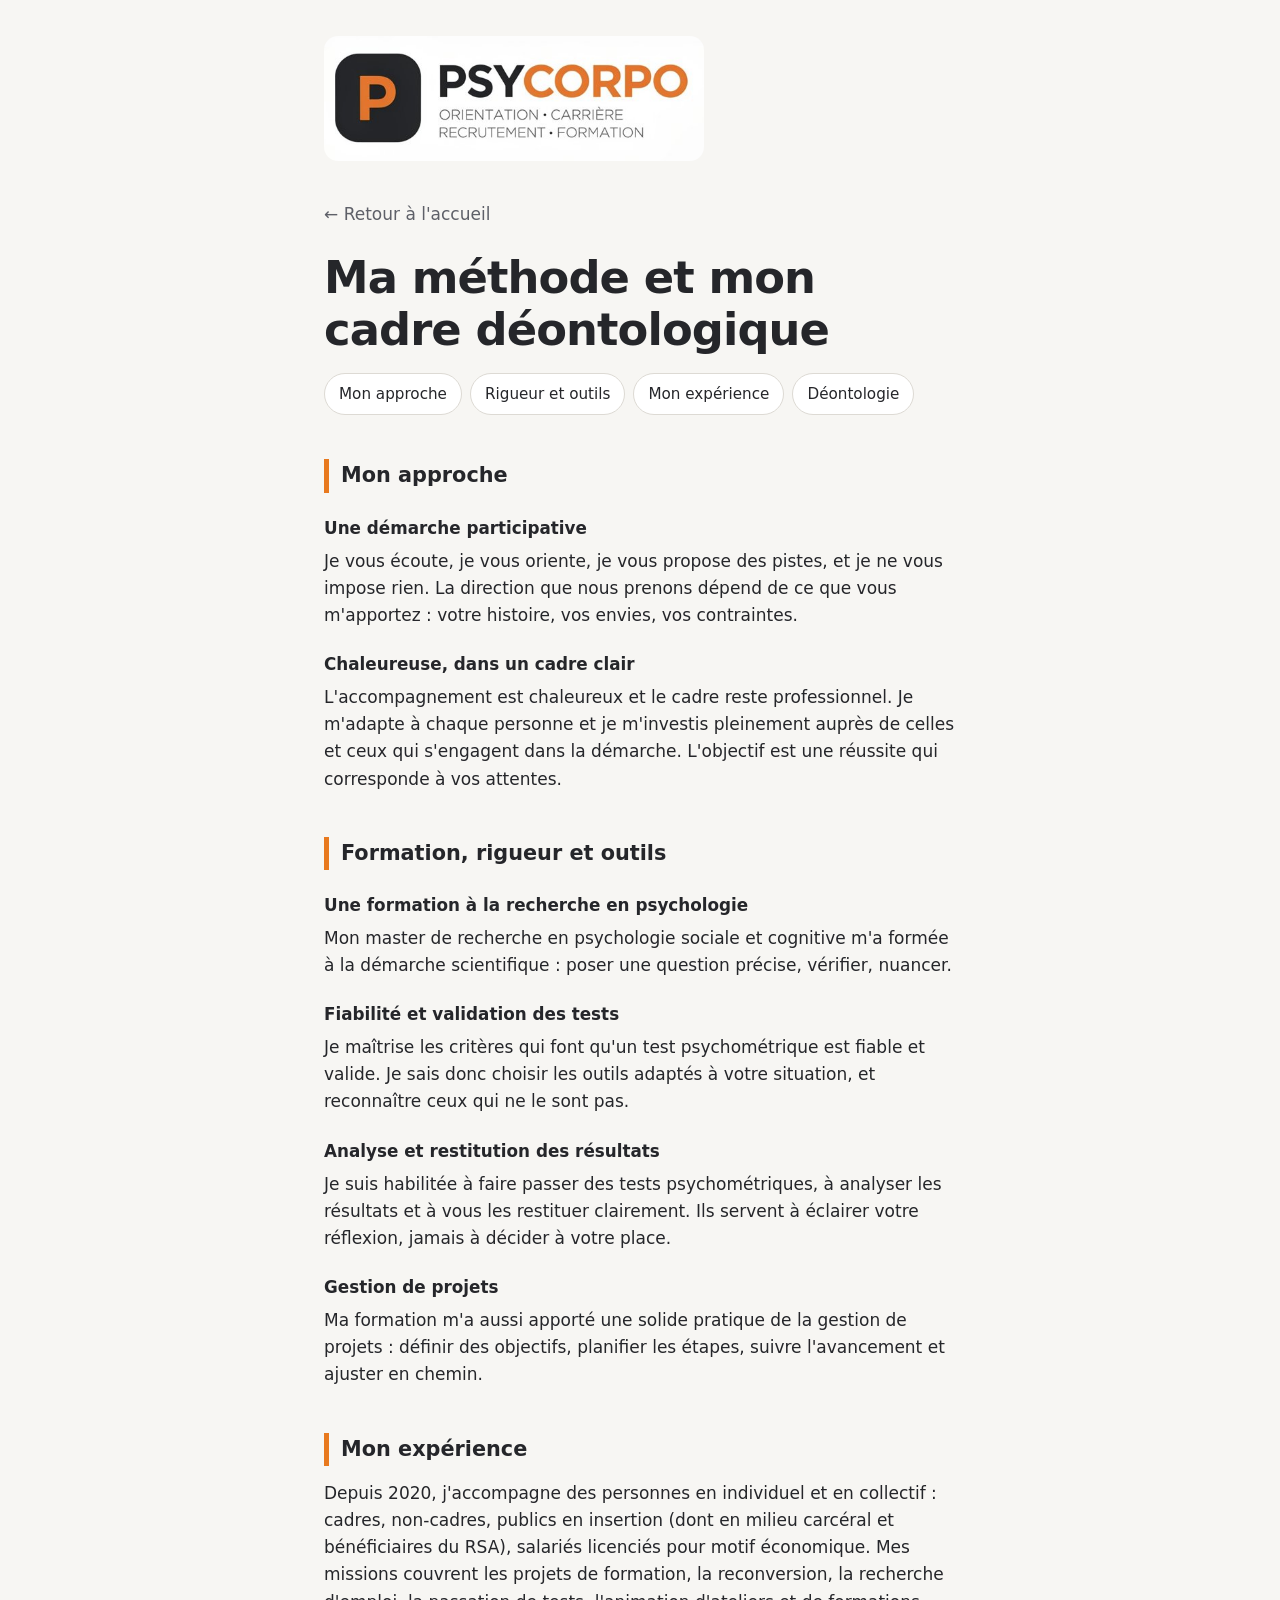
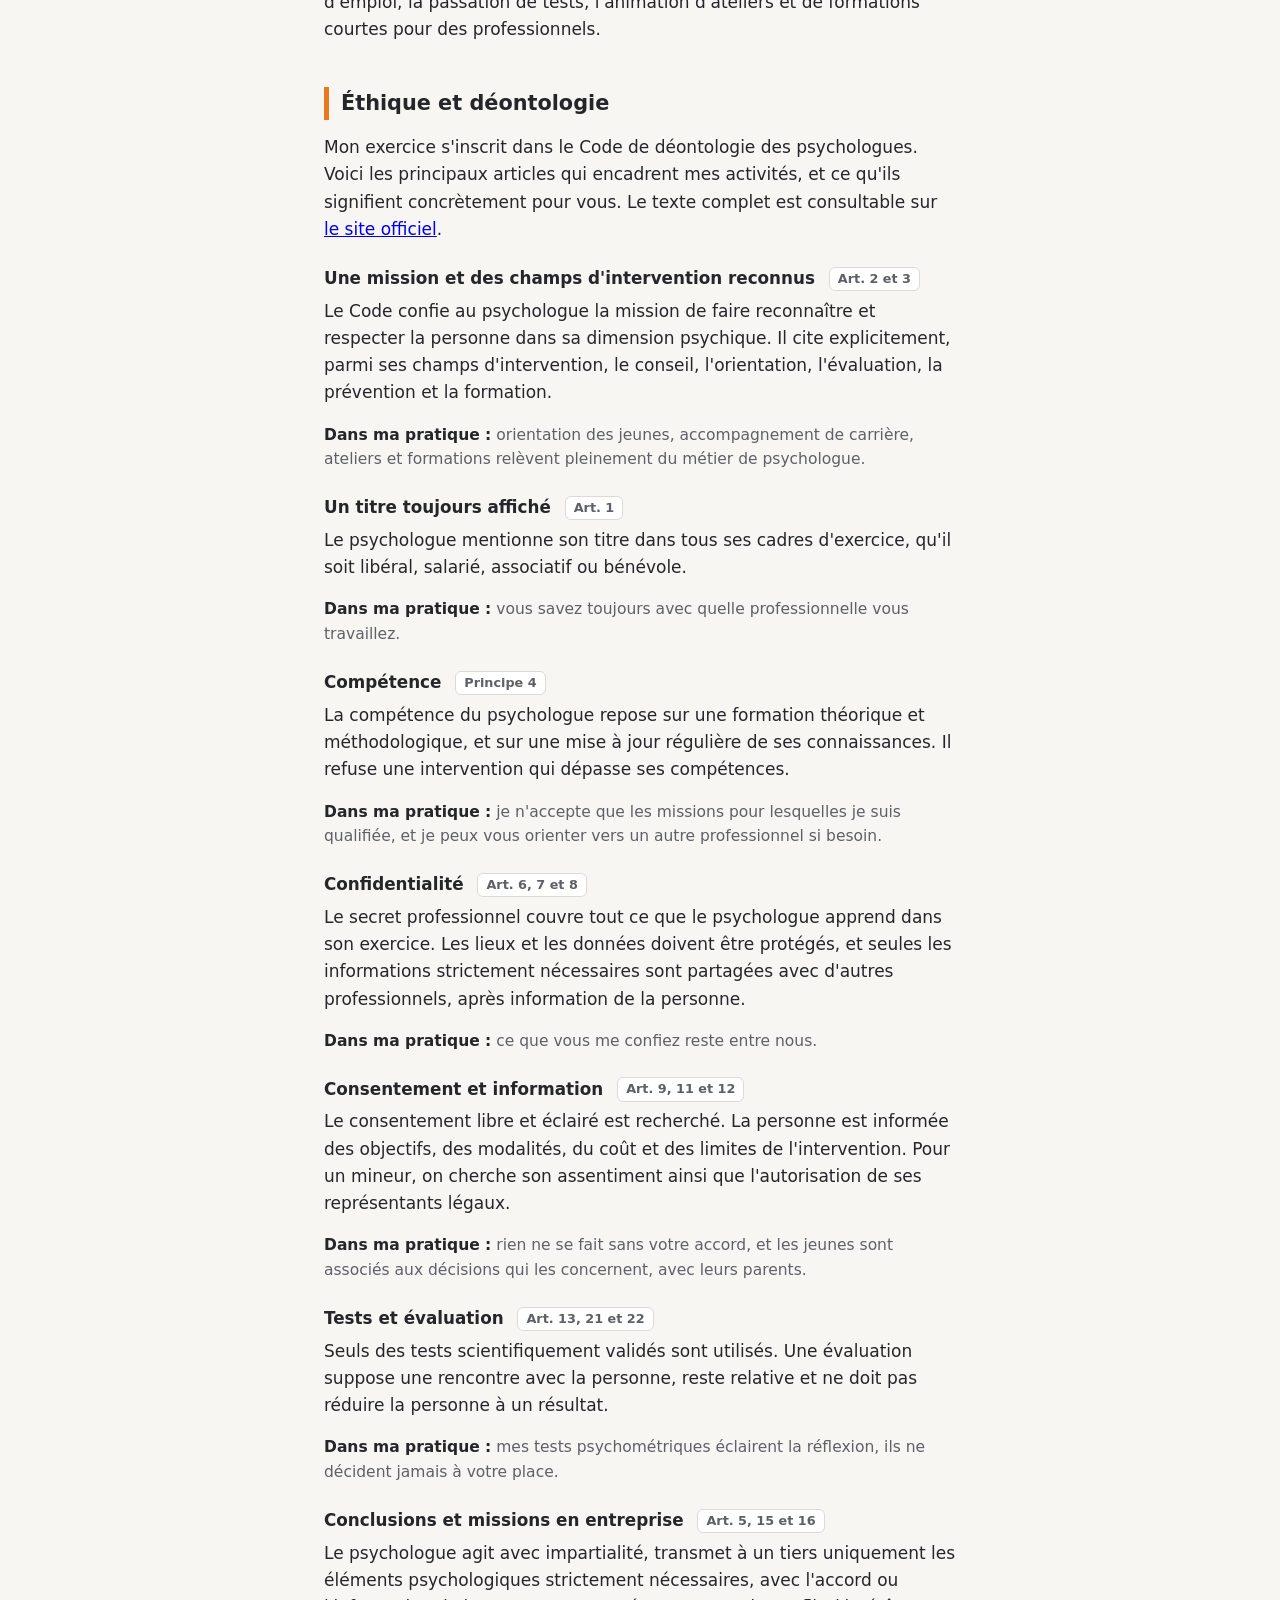
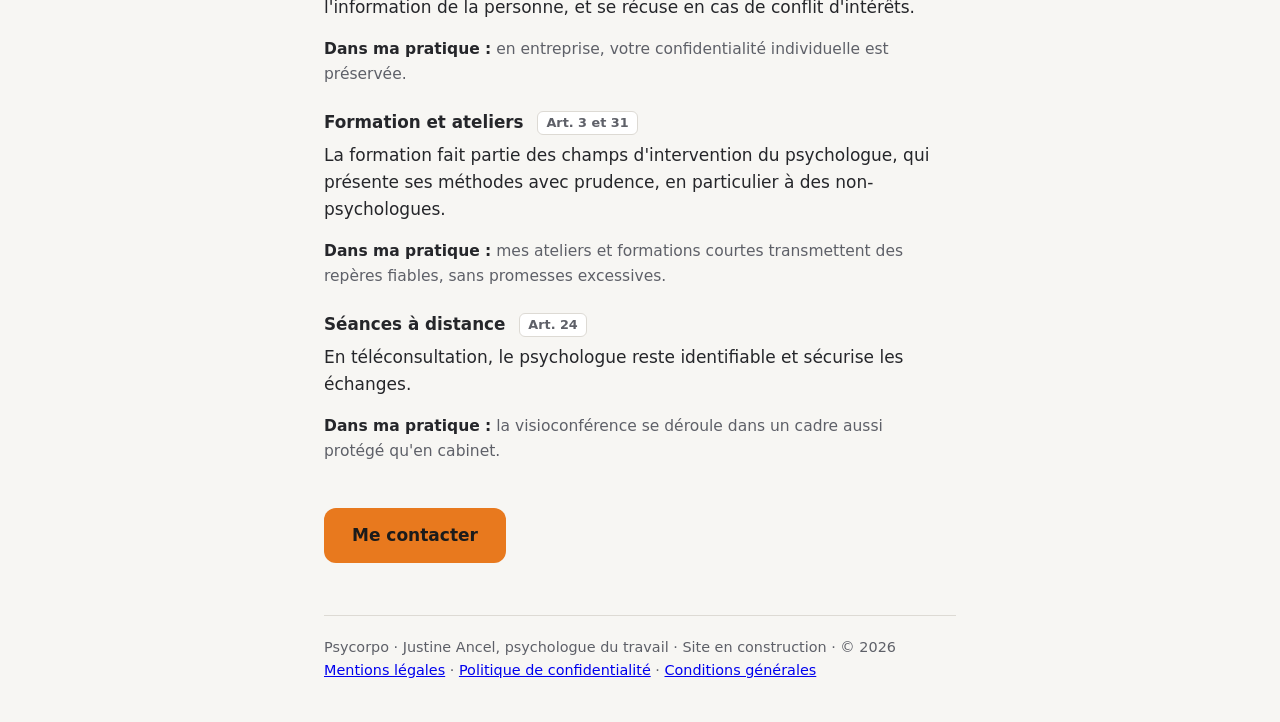
<file: approche.html>
<!DOCTYPE html>
<html lang="fr">
<head>
<meta charset="utf-8">
<meta name="viewport" content="width=device-width, initial-scale=1, viewport-fit=cover">
<title>Ma méthode et ma déontologie · Psycorpo</title>
<meta name="description" content="Approche participative, rigueur scientifique et respect du Code de déontologie des psychologues : la méthode de Justine Ancel, psychologue du travail.">
<style>
:root{
  --bg:#F7F6F3; --ink:#25262A; --muted:#5E6068; --orange:#E8791E; --line:#DDDAD4; --card:#fff;
  box-sizing:border-box; padding-top:env(safe-area-inset-top,0px); padding-bottom:env(safe-area-inset-bottom,0px);
}
@media (prefers-color-scheme: dark){
  :root:not([data-theme="light"]){--bg:#1C1D20;--ink:#EDEDEA;--muted:#A3A5AB;--line:#34363B;--card:#26272B}
}
:root[data-theme="dark"]{--bg:#1C1D20;--ink:#EDEDEA;--muted:#A3A5AB;--line:#34363B;--card:#26272B}
html{scroll-padding-top:env(safe-area-inset-top,0px)}
*{box-sizing:border-box}
body{margin:0;background:var(--bg);color:var(--ink);font-family:system-ui,-apple-system,"Segoe UI",Helvetica,Arial,sans-serif;line-height:1.6;font-size:17px}
main{max-width:680px;margin:0 auto;padding:36px 24px 40px}
.logo{display:block;width:min(100%,380px);height:auto;border-radius:14px;margin-bottom:40px}
h1{font-size:clamp(1.9rem,7.5vw,2.8rem);line-height:1.15;font-weight:800;margin:0 0 18px;letter-spacing:-.02em}
h2{font-size:1.3rem;font-weight:700;margin:0 0 14px;padding-left:12px;border-left:5px solid var(--orange)}
p{margin:0 0 16px;max-width:62ch}
.lead{font-size:1.1rem;color:var(--muted)}
section{margin-top:44px}
.grid{display:grid;grid-template-columns:1fr 1fr;gap:12px}
.item{background:var(--card);border:1px solid var(--line);border-radius:12px;padding:16px}
.item strong{display:block;margin-bottom:4px}
.item.wide{grid-column:1/-1}
.item span{color:var(--muted);font-size:.95rem}
.btn{display:inline-block;background:var(--orange);color:#1b1b1b;font-weight:700;padding:14px 28px;border-radius:12px;text-decoration:none}
.btn.alt{background:transparent;color:var(--ink);border:2px solid var(--orange)}
h3{font-size:1.05rem;font-weight:700;margin:22px 0 6px}
.toc{display:flex;flex-wrap:wrap;gap:8px;margin:0 0 8px}
.toc a{border:1px solid var(--line);background:var(--card);color:var(--ink);padding:8px 14px;border-radius:999px;text-decoration:none;font-size:.95rem}
.toc a:hover{border-color:var(--orange)}
.art{display:inline-block;background:var(--card);border:1px solid var(--line);border-radius:6px;padding:1px 8px;font-size:.8rem;font-weight:600;color:var(--muted);margin-left:8px;vertical-align:middle}
.mine{color:var(--muted);font-size:.97rem;margin:0 0 10px}
.mine b{color:var(--ink)}
.back{display:inline-block;margin-bottom:24px;color:var(--muted);text-decoration:none}
.back:hover{color:var(--ink)}
.btn:focus-visible,a:focus-visible{outline:3px solid var(--orange);outline-offset:3px}
footer{margin-top:52px;padding-top:20px;border-top:1px solid var(--line);font-size:.9rem;color:var(--muted)}
@media (max-width:480px){.grid{grid-template-columns:1fr}}
</style>
</head>
<body>
<main>
  <a href="index.html"><img class="logo" src="[data-uri]" alt="Psycorpo, psychologue du travail"></a>
  <a class="back" href="index.html">← Retour à l'accueil</a>
  <h1>Ma méthode et mon cadre déontologique</h1>
  <nav class="toc" aria-label="Sur cette page">
    <a href="#approche">Mon approche</a>
    <a href="#rigueur">Rigueur et outils</a>
    <a href="#terrain">Mon expérience</a>
    <a href="#deontologie">Déontologie</a>
  </nav>

  <section id="approche">
    <h2>Mon approche</h2>
    <h3>Une démarche participative</h3>
    <p>Je vous écoute, je vous oriente, je vous propose des pistes, et je ne vous impose rien. La direction que nous prenons dépend de ce que vous m'apportez : votre histoire, vos envies, vos contraintes.</p>
    <h3>Chaleureuse, dans un cadre clair</h3>
    <p>L'accompagnement est chaleureux et le cadre reste professionnel. Je m'adapte à chaque personne et je m'investis pleinement auprès de celles et ceux qui s'engagent dans la démarche. L'objectif est une réussite qui corresponde à vos attentes.</p>
  </section>

  <section id="rigueur">
    <h2>Formation, rigueur et outils</h2>
    <h3>Une formation à la recherche en psychologie</h3>
    <p>Mon master de recherche en psychologie sociale et cognitive m'a formée à la démarche scientifique : poser une question précise, vérifier, nuancer.</p>
    <h3>Fiabilité et validation des tests</h3>
    <p>Je maîtrise les critères qui font qu'un test psychométrique est fiable et valide. Je sais donc choisir les outils adaptés à votre situation, et reconnaître ceux qui ne le sont pas.</p>
    <h3>Analyse et restitution des résultats</h3>
    <p>Je suis habilitée à faire passer des tests psychométriques, à analyser les résultats et à vous les restituer clairement. Ils servent à éclairer votre réflexion, jamais à décider à votre place.</p>
    <h3>Gestion de projets</h3>
    <p>Ma formation m'a aussi apporté une solide pratique de la gestion de projets : définir des objectifs, planifier les étapes, suivre l'avancement et ajuster en chemin.</p>
  </section>

  <section id="terrain">
    <h2>Mon expérience</h2>
    <p>Depuis 2020, j'accompagne des personnes en individuel et en collectif : cadres, non-cadres, publics en insertion (dont en milieu carcéral et bénéficiaires du RSA), salariés licenciés pour motif économique. Mes missions couvrent les projets de formation, la reconversion, la recherche d'emploi, la passation de tests, l'animation d'ateliers et de formations courtes pour des professionnels.</p>
  </section>

  <section id="deontologie">
    <h2>Éthique et déontologie</h2>
    <p>Mon exercice s'inscrit dans le Code de déontologie des psychologues. Voici les principaux articles qui encadrent mes activités, et ce qu'ils signifient concrètement pour vous. Le texte complet est consultable sur <a href="https://psychologues.org/wp-content/uploads/2025/01/CODE-DE-DEONTOLOGIE-DES-PSYCHOLOGUES-2021_Colonnes_A3.pdf" rel="noopener">le site officiel</a>.</p>

    <h3>Une mission et des champs d'intervention reconnus <span class="art">Art. 2 et 3</span></h3>
    <p>Le Code confie au psychologue la mission de faire reconnaître et respecter la personne dans sa dimension psychique. Il cite explicitement, parmi ses champs d'intervention, le conseil, l'orientation, l'évaluation, la prévention et la formation.</p>
    <p class="mine"><b>Dans ma pratique :</b> orientation des jeunes, accompagnement de carrière, ateliers et formations relèvent pleinement du métier de psychologue.</p>

    <h3>Un titre toujours affiché <span class="art">Art. 1</span></h3>
    <p>Le psychologue mentionne son titre dans tous ses cadres d'exercice, qu'il soit libéral, salarié, associatif ou bénévole.</p>
    <p class="mine"><b>Dans ma pratique :</b> vous savez toujours avec quelle professionnelle vous travaillez.</p>

    <h3>Compétence <span class="art">Principe 4</span></h3>
    <p>La compétence du psychologue repose sur une formation théorique et méthodologique, et sur une mise à jour régulière de ses connaissances. Il refuse une intervention qui dépasse ses compétences.</p>
    <p class="mine"><b>Dans ma pratique :</b> je n'accepte que les missions pour lesquelles je suis qualifiée, et je peux vous orienter vers un autre professionnel si besoin.</p>

    <h3>Confidentialité <span class="art">Art. 6, 7 et 8</span></h3>
    <p>Le secret professionnel couvre tout ce que le psychologue apprend dans son exercice. Les lieux et les données doivent être protégés, et seules les informations strictement nécessaires sont partagées avec d'autres professionnels, après information de la personne.</p>
    <p class="mine"><b>Dans ma pratique :</b> ce que vous me confiez reste entre nous.</p>

    <h3>Consentement et information <span class="art">Art. 9, 11 et 12</span></h3>
    <p>Le consentement libre et éclairé est recherché. La personne est informée des objectifs, des modalités, du coût et des limites de l'intervention. Pour un mineur, on cherche son assentiment ainsi que l'autorisation de ses représentants légaux.</p>
    <p class="mine"><b>Dans ma pratique :</b> rien ne se fait sans votre accord, et les jeunes sont associés aux décisions qui les concernent, avec leurs parents.</p>

    <h3>Tests et évaluation <span class="art">Art. 13, 21 et 22</span></h3>
    <p>Seuls des tests scientifiquement validés sont utilisés. Une évaluation suppose une rencontre avec la personne, reste relative et ne doit pas réduire la personne à un résultat.</p>
    <p class="mine"><b>Dans ma pratique :</b> mes tests psychométriques éclairent la réflexion, ils ne décident jamais à votre place.</p>

    <h3>Conclusions et missions en entreprise <span class="art">Art. 5, 15 et 16</span></h3>
    <p>Le psychologue agit avec impartialité, transmet à un tiers uniquement les éléments psychologiques strictement nécessaires, avec l'accord ou l'information de la personne, et se récuse en cas de conflit d'intérêts.</p>
    <p class="mine"><b>Dans ma pratique :</b> en entreprise, votre confidentialité individuelle est préservée.</p>

    <h3>Formation et ateliers <span class="art">Art. 3 et 31</span></h3>
    <p>La formation fait partie des champs d'intervention du psychologue, qui présente ses méthodes avec prudence, en particulier à des non-psychologues.</p>
    <p class="mine"><b>Dans ma pratique :</b> mes ateliers et formations courtes transmettent des repères fiables, sans promesses excessives.</p>

    <h3>Séances à distance <span class="art">Art. 24</span></h3>
    <p>En téléconsultation, le psychologue reste identifiable et sécurise les échanges.</p>
    <p class="mine"><b>Dans ma pratique :</b> la visioconférence se déroule dans un cadre aussi protégé qu'en cabinet.</p>
  </section>

  <section>
    <a class="btn" href="mailto:psycorpo.conseil@gmail.com">Me contacter</a>
  </section>

  <footer>Psycorpo · Justine Ancel, psychologue du travail · Site en construction · © 2026<br><a href="mentions-legales.html">Mentions légales</a> · <a href="confidentialite.html">Politique de confidentialité</a> · <a href="cgv.html">Conditions générales</a></footer>
</main>
</body>
</html>
</file>
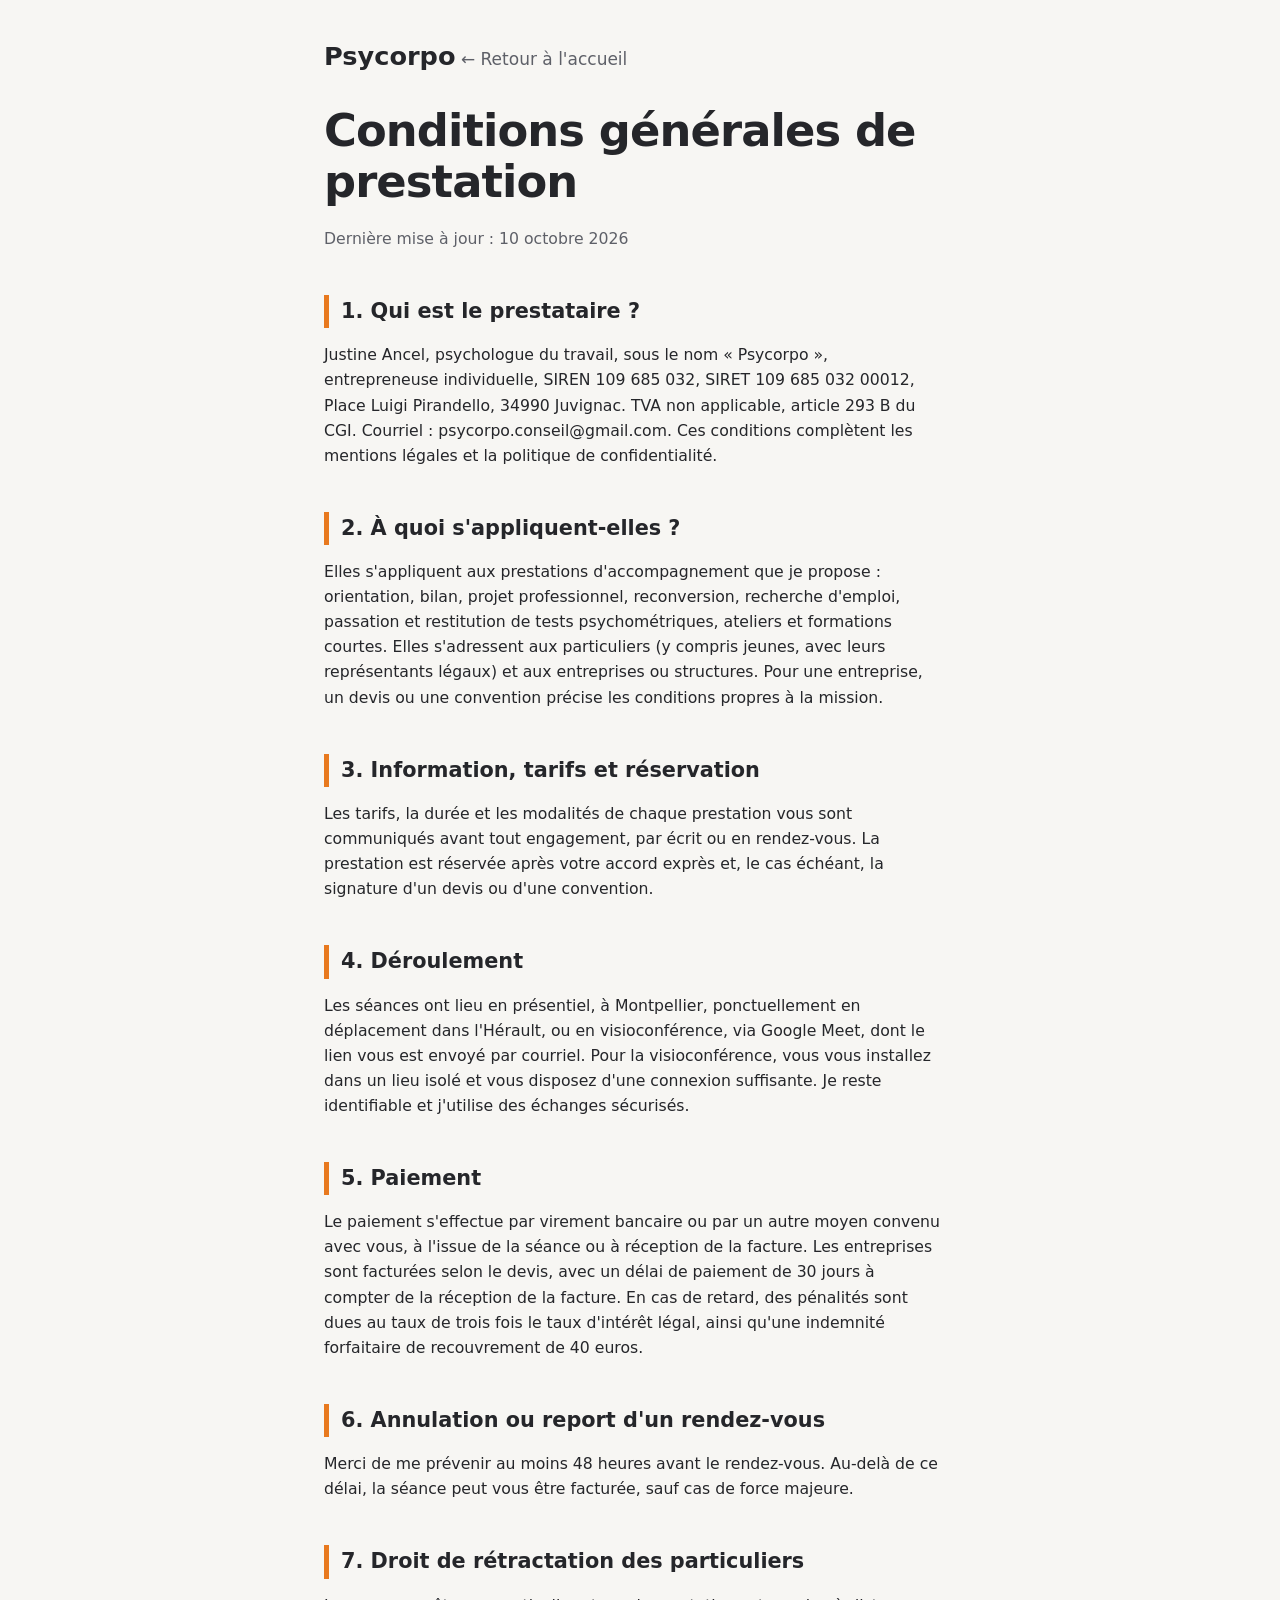
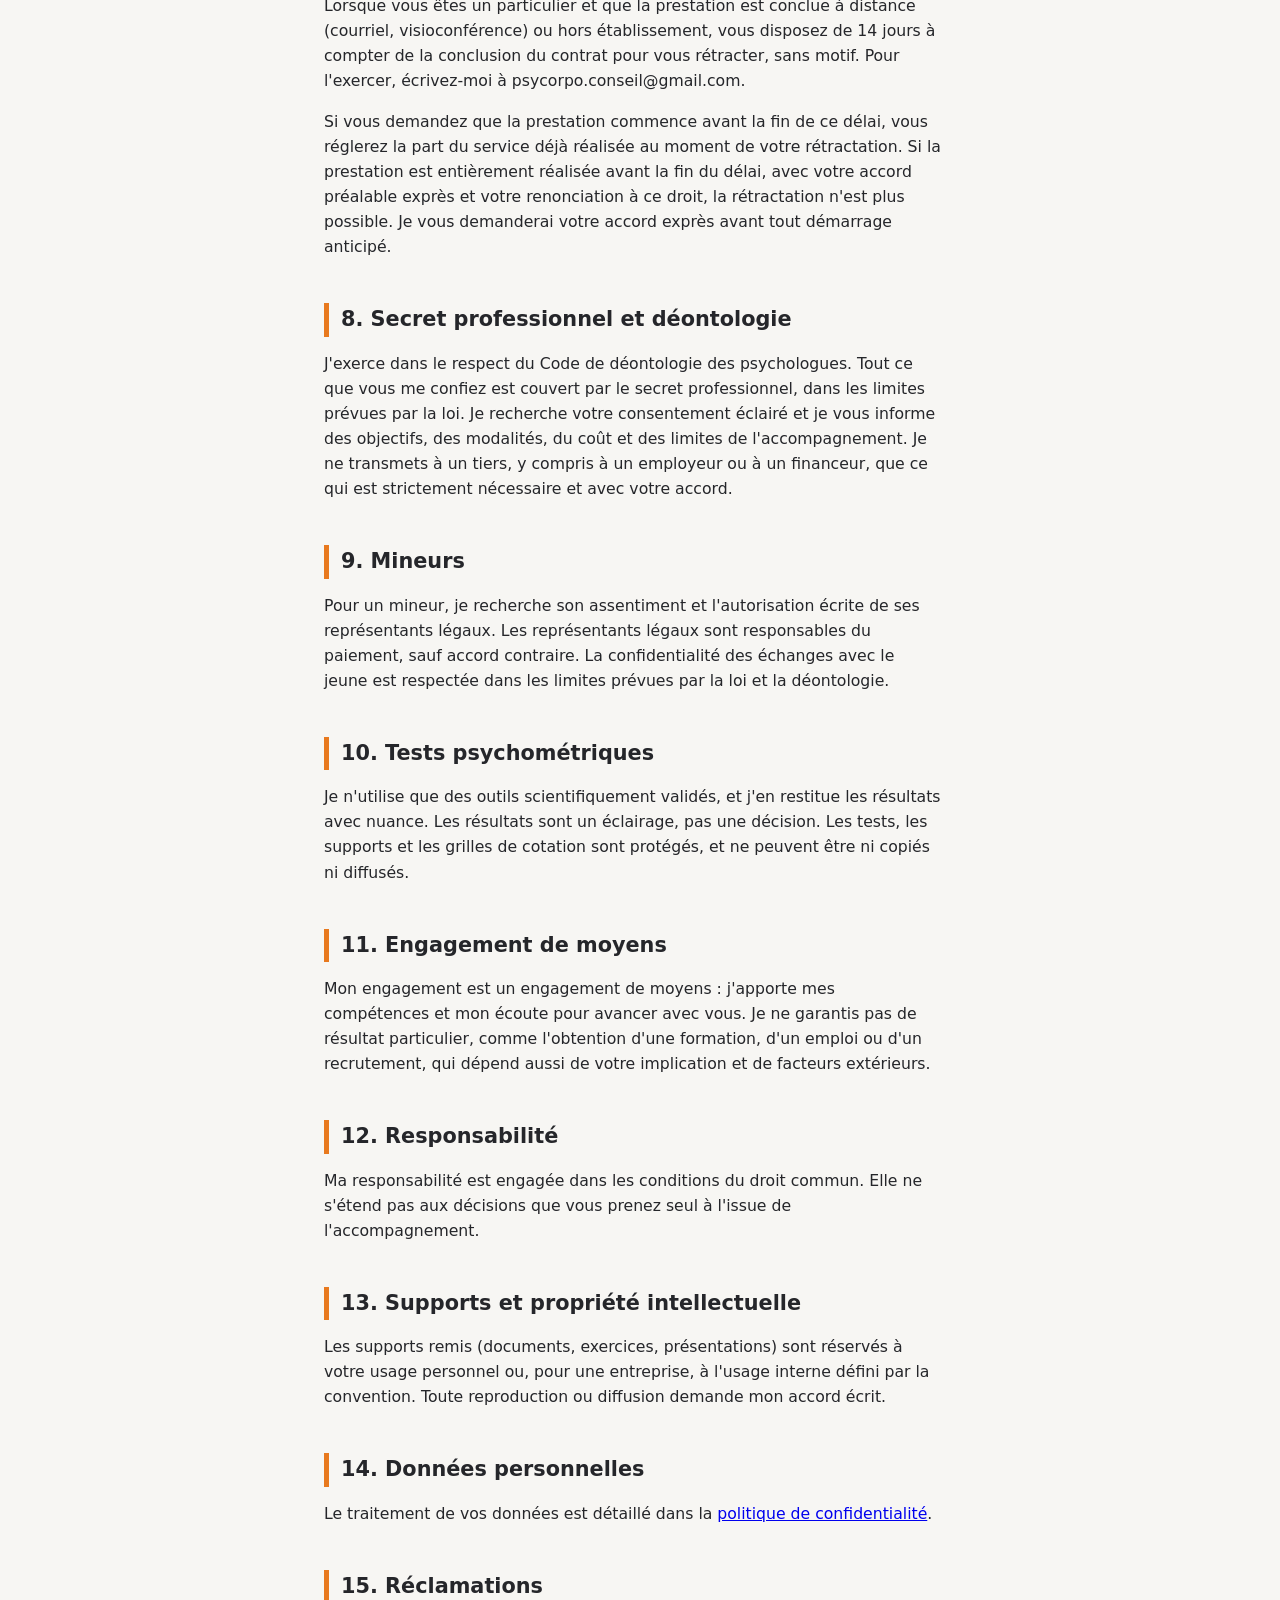
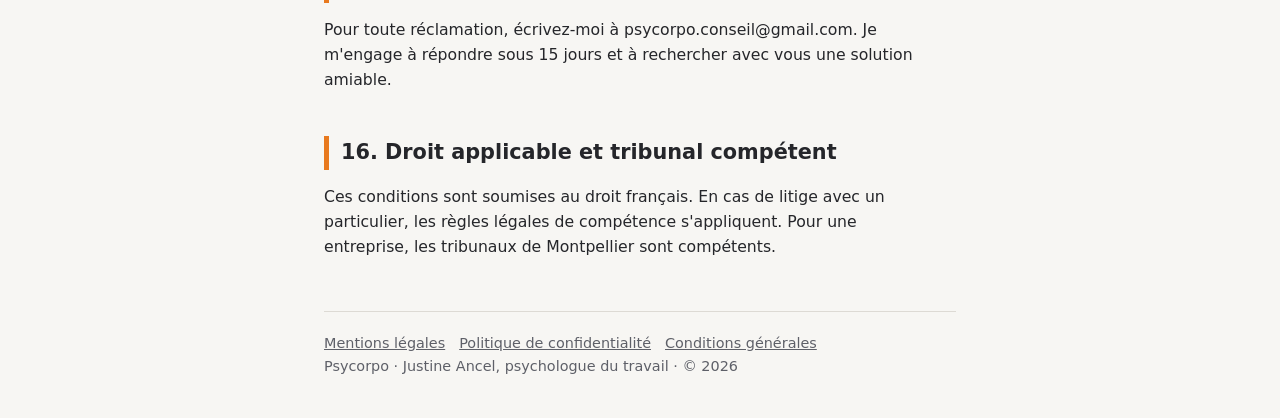
<file: cgv.html>
<!DOCTYPE html>
<html lang="fr">
<head>
<meta charset="utf-8">
<meta name="viewport" content="width=device-width, initial-scale=1, viewport-fit=cover">
<title>Conditions générales de prestation · Psycorpo</title>
<meta name="description" content="Conditions générales de prestation de Psycorpo, psychologue du travail.">
<style>
:root{
  --bg:#F7F6F3; --ink:#25262A; --muted:#5E6068; --orange:#E8791E; --line:#DDDAD4; --card:#fff;
  box-sizing:border-box; padding-top:env(safe-area-inset-top,0px); padding-bottom:env(safe-area-inset-bottom,0px);
}
@media (prefers-color-scheme: dark){
  :root:not([data-theme="light"]){--bg:#1C1D20;--ink:#EDEDEA;--muted:#A3A5AB;--line:#34363B;--card:#26272B}
}
:root[data-theme="dark"]{--bg:#1C1D20;--ink:#EDEDEA;--muted:#A3A5AB;--line:#34363B;--card:#26272B}
html{scroll-padding-top:env(safe-area-inset-top,0px)}
*{box-sizing:border-box}
body{margin:0;background:var(--bg);color:var(--ink);font-family:system-ui,-apple-system,"Segoe UI",Helvetica,Arial,sans-serif;line-height:1.6;font-size:17px}
main{max-width:680px;margin:0 auto;padding:36px 24px 40px}
h1{font-size:clamp(1.9rem,7.5vw,2.8rem);line-height:1.15;font-weight:800;margin:0 0 18px;letter-spacing:-.02em}
h2{font-size:1.3rem;font-weight:700;margin:0 0 14px;padding-left:12px;border-left:5px solid var(--orange)}
p{margin:0 0 16px;max-width:62ch}
section{margin-top:44px}
.back{display:inline-block;margin-bottom:24px;color:var(--muted);text-decoration:none}
.back:hover{color:var(--ink)}
a:focus-visible{outline:3px solid var(--orange);outline-offset:3px}
footer{margin-top:52px;padding-top:20px;border-top:1px solid var(--line);font-size:.9rem;color:var(--muted)}
ul{margin:0 0 16px;padding-left:22px;max-width:62ch}
li{margin-bottom:6px}
.legal p,.legal li{font-size:.98rem}
.maj{color:var(--muted);font-size:.9rem}
.brand{display:inline-block;font-size:1.6rem;font-weight:800;color:var(--ink);text-decoration:none;margin-bottom:28px}
.brand:hover{color:var(--orange)}
.foot a{color:var(--muted);margin-right:14px}
</style>
</head>
<body>
<main class="legal">
  <a class="brand" href="index.html">Psycorpo</a>
  <a class="back" href="index.html">← Retour à l'accueil</a>
  <h1>Conditions générales de prestation</h1>
  <p class="maj">Dernière mise à jour : 10 octobre 2026</p>

  <section>
    <h2>1. Qui est le prestataire ?</h2>
    <p>Justine Ancel, psychologue du travail, sous le nom « Psycorpo », entrepreneuse individuelle, SIREN 109 685 032, SIRET 109 685 032 00012, Place Luigi Pirandello, 34990 Juvignac. TVA non applicable, article 293 B du CGI. Courriel : psycorpo.conseil@gmail.com. Ces conditions complètent les mentions légales et la politique de confidentialité.</p>
  </section>

  <section>
    <h2>2. À quoi s'appliquent-elles ?</h2>
    <p>Elles s'appliquent aux prestations d'accompagnement que je propose : orientation, bilan, projet professionnel, reconversion, recherche d'emploi, passation et restitution de tests psychométriques, ateliers et formations courtes. Elles s'adressent aux particuliers (y compris jeunes, avec leurs représentants légaux) et aux entreprises ou structures. Pour une entreprise, un devis ou une convention précise les conditions propres à la mission.</p>
  </section>

  <section>
    <h2>3. Information, tarifs et réservation</h2>
    <p>Les tarifs, la durée et les modalités de chaque prestation vous sont communiqués avant tout engagement, par écrit ou en rendez-vous. La prestation est réservée après votre accord exprès et, le cas échéant, la signature d'un devis ou d'une convention.</p>
  </section>

  <section>
    <h2>4. Déroulement</h2>
    <p>Les séances ont lieu en présentiel, à Montpellier, ponctuellement en déplacement dans l'Hérault, ou en visioconférence, via Google Meet, dont le lien vous est envoyé par courriel. Pour la visioconférence, vous vous installez dans un lieu isolé et vous disposez d'une connexion suffisante. Je reste identifiable et j'utilise des échanges sécurisés.</p>
  </section>

  <section>
    <h2>5. Paiement</h2>
    <p>Le paiement s'effectue par virement bancaire ou par un autre moyen convenu avec vous, à l'issue de la séance ou à réception de la facture. Les entreprises sont facturées selon le devis, avec un délai de paiement de 30 jours à compter de la réception de la facture. En cas de retard, des pénalités sont dues au taux de trois fois le taux d'intérêt légal, ainsi qu'une indemnité forfaitaire de recouvrement de 40 euros.</p>
  </section>

  <section>
    <h2>6. Annulation ou report d'un rendez-vous</h2>
    <p>Merci de me prévenir au moins 48 heures avant le rendez-vous. Au-delà de ce délai, la séance peut vous être facturée, sauf cas de force majeure.</p>
  </section>

  <section>
    <h2>7. Droit de rétractation des particuliers</h2>
    <p>Lorsque vous êtes un particulier et que la prestation est conclue à distance (courriel, visioconférence) ou hors établissement, vous disposez de 14 jours à compter de la conclusion du contrat pour vous rétracter, sans motif. Pour l'exercer, écrivez-moi à psycorpo.conseil@gmail.com.</p>
    <p>Si vous demandez que la prestation commence avant la fin de ce délai, vous réglerez la part du service déjà réalisée au moment de votre rétractation. Si la prestation est entièrement réalisée avant la fin du délai, avec votre accord préalable exprès et votre renonciation à ce droit, la rétractation n'est plus possible. Je vous demanderai votre accord exprès avant tout démarrage anticipé.</p>
  </section>

  <section>
    <h2>8. Secret professionnel et déontologie</h2>
    <p>J'exerce dans le respect du Code de déontologie des psychologues. Tout ce que vous me confiez est couvert par le secret professionnel, dans les limites prévues par la loi. Je recherche votre consentement éclairé et je vous informe des objectifs, des modalités, du coût et des limites de l'accompagnement. Je ne transmets à un tiers, y compris à un employeur ou à un financeur, que ce qui est strictement nécessaire et avec votre accord.</p>
  </section>

  <section>
    <h2>9. Mineurs</h2>
    <p>Pour un mineur, je recherche son assentiment et l'autorisation écrite de ses représentants légaux. Les représentants légaux sont responsables du paiement, sauf accord contraire. La confidentialité des échanges avec le jeune est respectée dans les limites prévues par la loi et la déontologie.</p>
  </section>

  <section>
    <h2>10. Tests psychométriques</h2>
    <p>Je n'utilise que des outils scientifiquement validés, et j'en restitue les résultats avec nuance. Les résultats sont un éclairage, pas une décision. Les tests, les supports et les grilles de cotation sont protégés, et ne peuvent être ni copiés ni diffusés.</p>
  </section>

  <section>
    <h2>11. Engagement de moyens</h2>
    <p>Mon engagement est un engagement de moyens : j'apporte mes compétences et mon écoute pour avancer avec vous. Je ne garantis pas de résultat particulier, comme l'obtention d'une formation, d'un emploi ou d'un recrutement, qui dépend aussi de votre implication et de facteurs extérieurs.</p>
  </section>

  <section>
    <h2>12. Responsabilité</h2>
    <p>Ma responsabilité est engagée dans les conditions du droit commun. Elle ne s'étend pas aux décisions que vous prenez seul à l'issue de l'accompagnement.</p>
  </section>

  <section>
    <h2>13. Supports et propriété intellectuelle</h2>
    <p>Les supports remis (documents, exercices, présentations) sont réservés à votre usage personnel ou, pour une entreprise, à l'usage interne défini par la convention. Toute reproduction ou diffusion demande mon accord écrit.</p>
  </section>

  <section>
    <h2>14. Données personnelles</h2>
    <p>Le traitement de vos données est détaillé dans la <a href="confidentialite.html">politique de confidentialité</a>.</p>
  </section>

  <section>
    <h2>15. Réclamations</h2>
    <p>Pour toute réclamation, écrivez-moi à psycorpo.conseil@gmail.com. Je m'engage à répondre sous 15 jours et à rechercher avec vous une solution amiable.</p>
  </section>

  <section>
    <h2>16. Droit applicable et tribunal compétent</h2>
    <p>Ces conditions sont soumises au droit français. En cas de litige avec un particulier, les règles légales de compétence s'appliquent. Pour une entreprise, les tribunaux de Montpellier sont compétents.</p>
  </section>

  <footer class="foot"><a href="mentions-legales.html">Mentions légales</a><a href="confidentialite.html">Politique de confidentialité</a><a href="cgv.html">Conditions générales</a><br>Psycorpo · Justine Ancel, psychologue du travail · © 2026</footer>
</main>
</body>
</html>
</file>
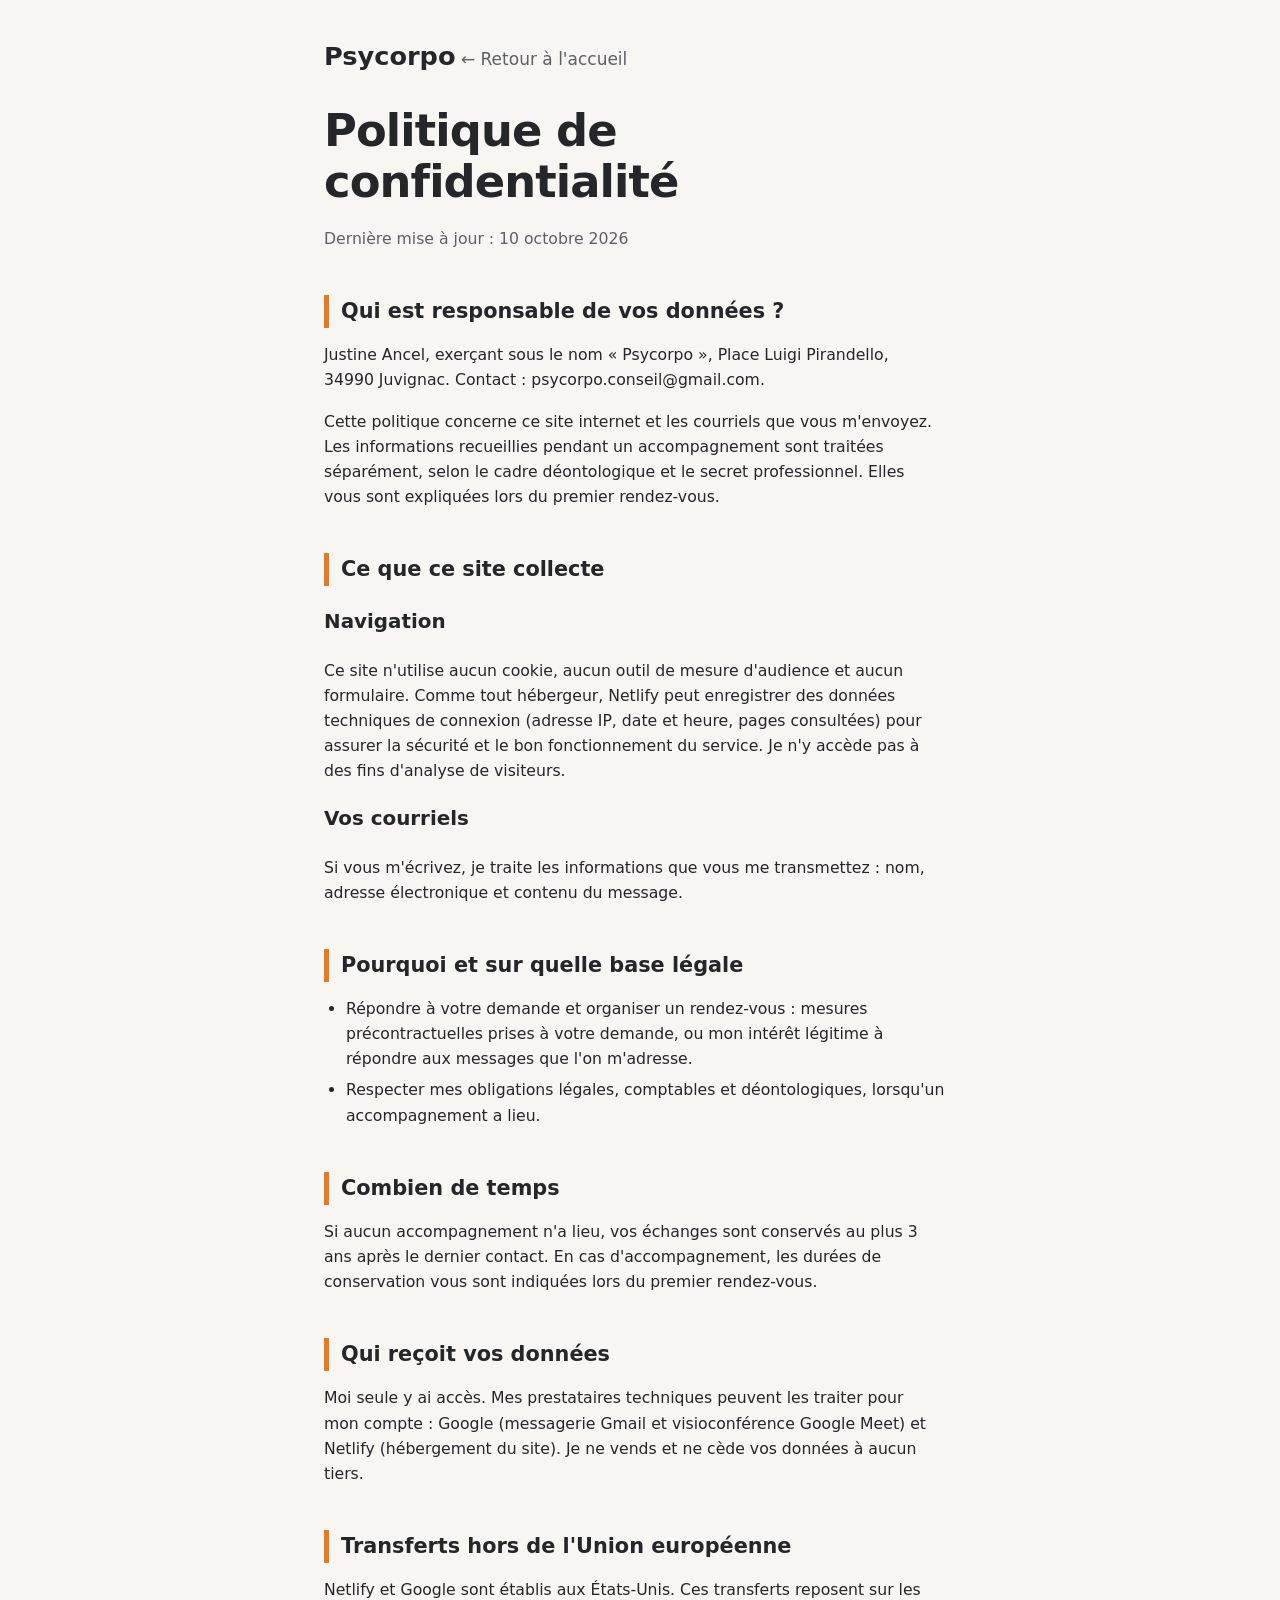
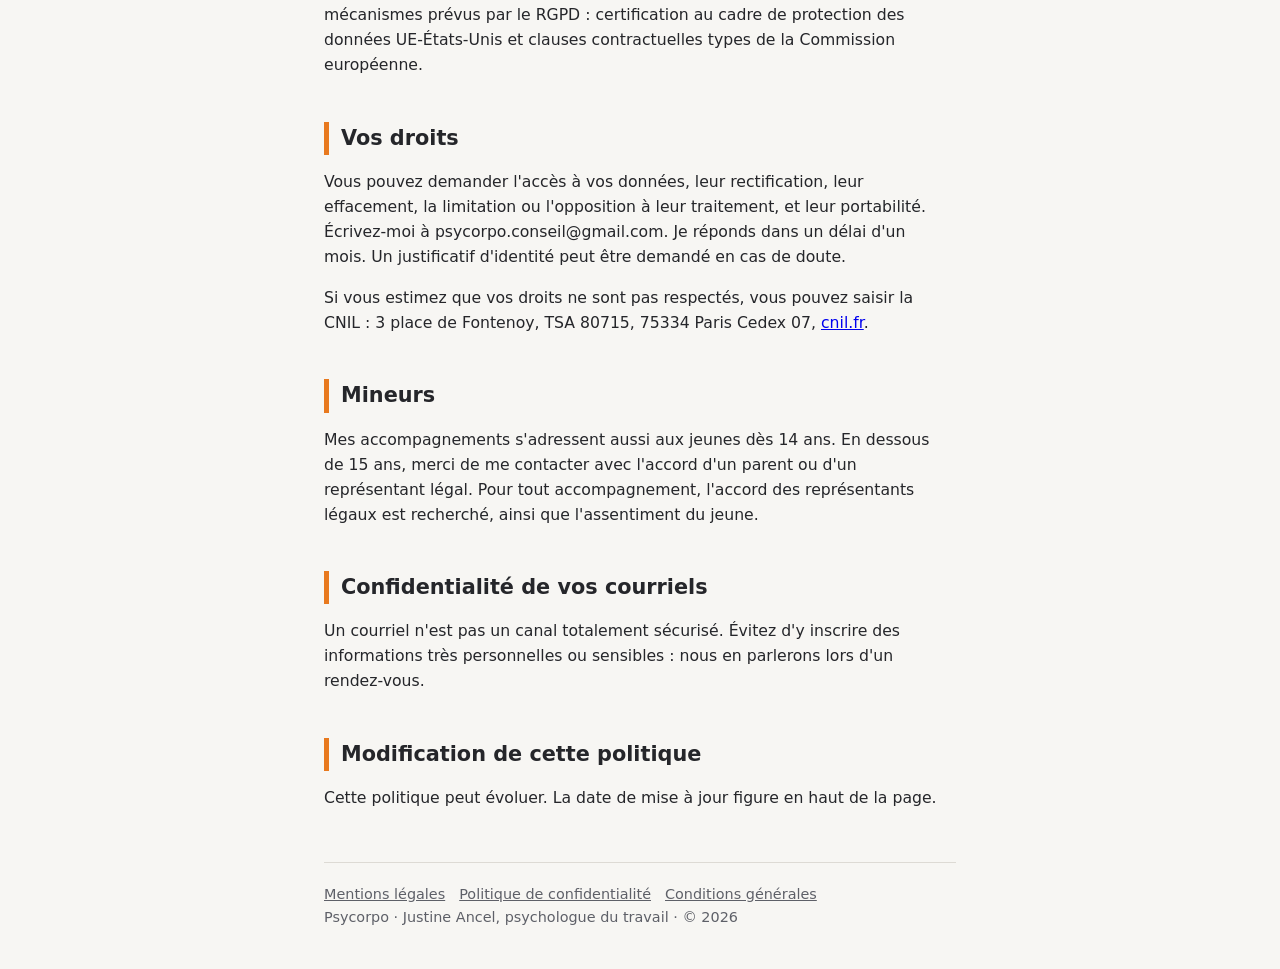
<file: confidentialite.html>
<!DOCTYPE html>
<html lang="fr">
<head>
<meta charset="utf-8">
<meta name="viewport" content="width=device-width, initial-scale=1, viewport-fit=cover">
<title>Politique de confidentialité · Psycorpo</title>
<meta name="description" content="Politique de confidentialité et protection des données du site Psycorpo.">
<style>
:root{
  --bg:#F7F6F3; --ink:#25262A; --muted:#5E6068; --orange:#E8791E; --line:#DDDAD4; --card:#fff;
  box-sizing:border-box; padding-top:env(safe-area-inset-top,0px); padding-bottom:env(safe-area-inset-bottom,0px);
}
@media (prefers-color-scheme: dark){
  :root:not([data-theme="light"]){--bg:#1C1D20;--ink:#EDEDEA;--muted:#A3A5AB;--line:#34363B;--card:#26272B}
}
:root[data-theme="dark"]{--bg:#1C1D20;--ink:#EDEDEA;--muted:#A3A5AB;--line:#34363B;--card:#26272B}
html{scroll-padding-top:env(safe-area-inset-top,0px)}
*{box-sizing:border-box}
body{margin:0;background:var(--bg);color:var(--ink);font-family:system-ui,-apple-system,"Segoe UI",Helvetica,Arial,sans-serif;line-height:1.6;font-size:17px}
main{max-width:680px;margin:0 auto;padding:36px 24px 40px}
h1{font-size:clamp(1.9rem,7.5vw,2.8rem);line-height:1.15;font-weight:800;margin:0 0 18px;letter-spacing:-.02em}
h2{font-size:1.3rem;font-weight:700;margin:0 0 14px;padding-left:12px;border-left:5px solid var(--orange)}
p{margin:0 0 16px;max-width:62ch}
section{margin-top:44px}
.back{display:inline-block;margin-bottom:24px;color:var(--muted);text-decoration:none}
.back:hover{color:var(--ink)}
a:focus-visible{outline:3px solid var(--orange);outline-offset:3px}
footer{margin-top:52px;padding-top:20px;border-top:1px solid var(--line);font-size:.9rem;color:var(--muted)}
ul{margin:0 0 16px;padding-left:22px;max-width:62ch}
li{margin-bottom:6px}
.legal p,.legal li{font-size:.98rem}
.maj{color:var(--muted);font-size:.9rem}
.brand{display:inline-block;font-size:1.6rem;font-weight:800;color:var(--ink);text-decoration:none;margin-bottom:28px}
.brand:hover{color:var(--orange)}
.foot a{color:var(--muted);margin-right:14px}
</style>
</head>
<body>
<main class="legal">
  <a class="brand" href="index.html">Psycorpo</a>
  <a class="back" href="index.html">← Retour à l'accueil</a>
  <h1>Politique de confidentialité</h1>
  <p class="maj">Dernière mise à jour : 10 octobre 2026</p>

  <section>
    <h2>Qui est responsable de vos données ?</h2>
    <p>Justine Ancel, exerçant sous le nom « Psycorpo », Place Luigi Pirandello, 34990 Juvignac. Contact : psycorpo.conseil@gmail.com.</p>
    <p>Cette politique concerne ce site internet et les courriels que vous m'envoyez. Les informations recueillies pendant un accompagnement sont traitées séparément, selon le cadre déontologique et le secret professionnel. Elles vous sont expliquées lors du premier rendez-vous.</p>
  </section>

  <section>
    <h2>Ce que ce site collecte</h2>
    <h3>Navigation</h3>
    <p>Ce site n'utilise aucun cookie, aucun outil de mesure d'audience et aucun formulaire. Comme tout hébergeur, Netlify peut enregistrer des données techniques de connexion (adresse IP, date et heure, pages consultées) pour assurer la sécurité et le bon fonctionnement du service. Je n'y accède pas à des fins d'analyse de visiteurs.</p>
    <h3>Vos courriels</h3>
    <p>Si vous m'écrivez, je traite les informations que vous me transmettez : nom, adresse électronique et contenu du message.</p>
  </section>

  <section>
    <h2>Pourquoi et sur quelle base légale</h2>
    <ul>
      <li>Répondre à votre demande et organiser un rendez-vous : mesures précontractuelles prises à votre demande, ou mon intérêt légitime à répondre aux messages que l'on m'adresse.</li>
      <li>Respecter mes obligations légales, comptables et déontologiques, lorsqu'un accompagnement a lieu.</li>
    </ul>
  </section>

  <section>
    <h2>Combien de temps</h2>
    <p>Si aucun accompagnement n'a lieu, vos échanges sont conservés au plus 3 ans après le dernier contact. En cas d'accompagnement, les durées de conservation vous sont indiquées lors du premier rendez-vous.</p>
  </section>

  <section>
    <h2>Qui reçoit vos données</h2>
    <p>Moi seule y ai accès. Mes prestataires techniques peuvent les traiter pour mon compte : Google (messagerie Gmail et visioconférence Google Meet) et Netlify (hébergement du site). Je ne vends et ne cède vos données à aucun tiers.</p>
  </section>

  <section>
    <h2>Transferts hors de l'Union européenne</h2>
    <p>Netlify et Google sont établis aux États-Unis. Ces transferts reposent sur les mécanismes prévus par le RGPD : certification au cadre de protection des données UE-États-Unis et clauses contractuelles types de la Commission européenne.</p>
  </section>

  <section>
    <h2>Vos droits</h2>
    <p>Vous pouvez demander l'accès à vos données, leur rectification, leur effacement, la limitation ou l'opposition à leur traitement, et leur portabilité. Écrivez-moi à psycorpo.conseil@gmail.com. Je réponds dans un délai d'un mois. Un justificatif d'identité peut être demandé en cas de doute.</p>
    <p>Si vous estimez que vos droits ne sont pas respectés, vous pouvez saisir la CNIL : 3 place de Fontenoy, TSA 80715, 75334 Paris Cedex 07, <a href="https://www.cnil.fr" rel="noopener">cnil.fr</a>.</p>
  </section>

  <section>
    <h2>Mineurs</h2>
    <p>Mes accompagnements s'adressent aussi aux jeunes dès 14 ans. En dessous de 15 ans, merci de me contacter avec l'accord d'un parent ou d'un représentant légal. Pour tout accompagnement, l'accord des représentants légaux est recherché, ainsi que l'assentiment du jeune.</p>
  </section>

  <section>
    <h2>Confidentialité de vos courriels</h2>
    <p>Un courriel n'est pas un canal totalement sécurisé. Évitez d'y inscrire des informations très personnelles ou sensibles : nous en parlerons lors d'un rendez-vous.</p>
  </section>

  <section>
    <h2>Modification de cette politique</h2>
    <p>Cette politique peut évoluer. La date de mise à jour figure en haut de la page.</p>
  </section>

  <footer class="foot"><a href="mentions-legales.html">Mentions légales</a><a href="confidentialite.html">Politique de confidentialité</a><a href="cgv.html">Conditions générales</a><br>Psycorpo · Justine Ancel, psychologue du travail · © 2026</footer>
</main>
</body>
</html>
</file>
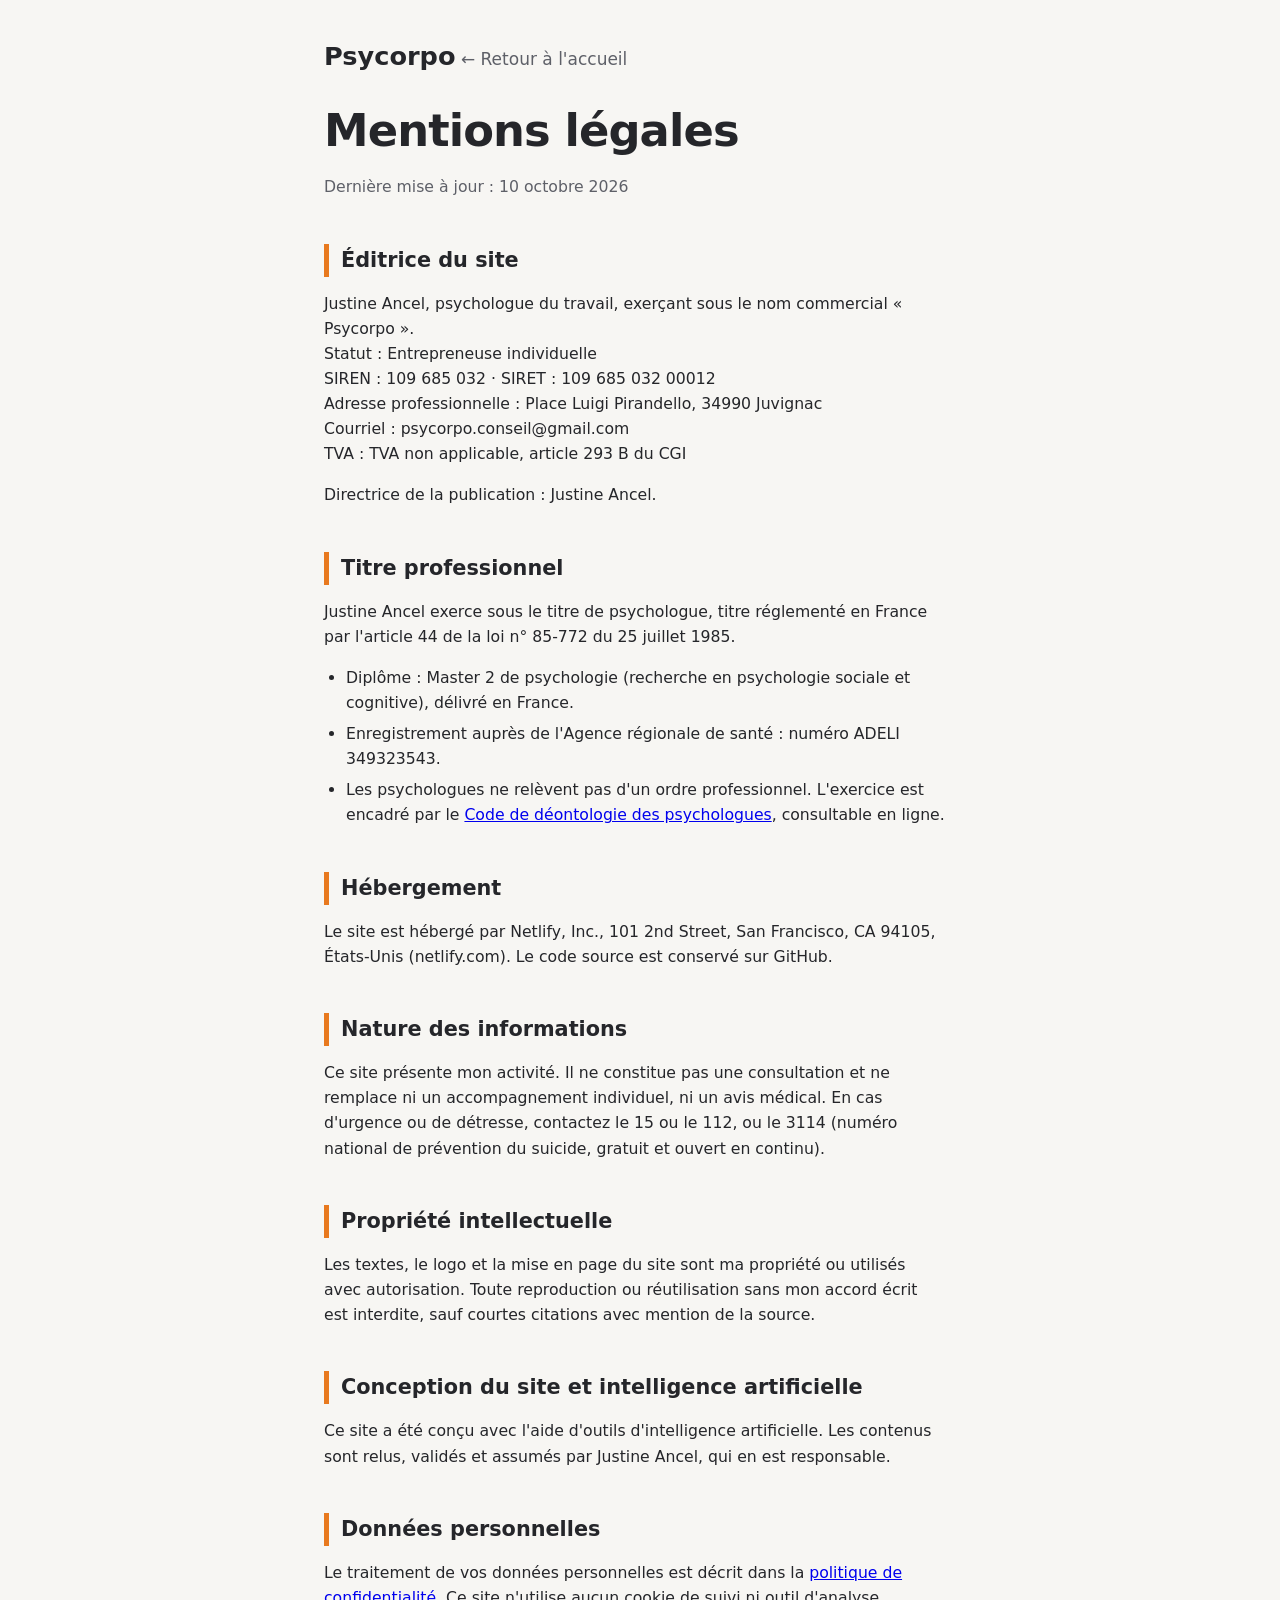
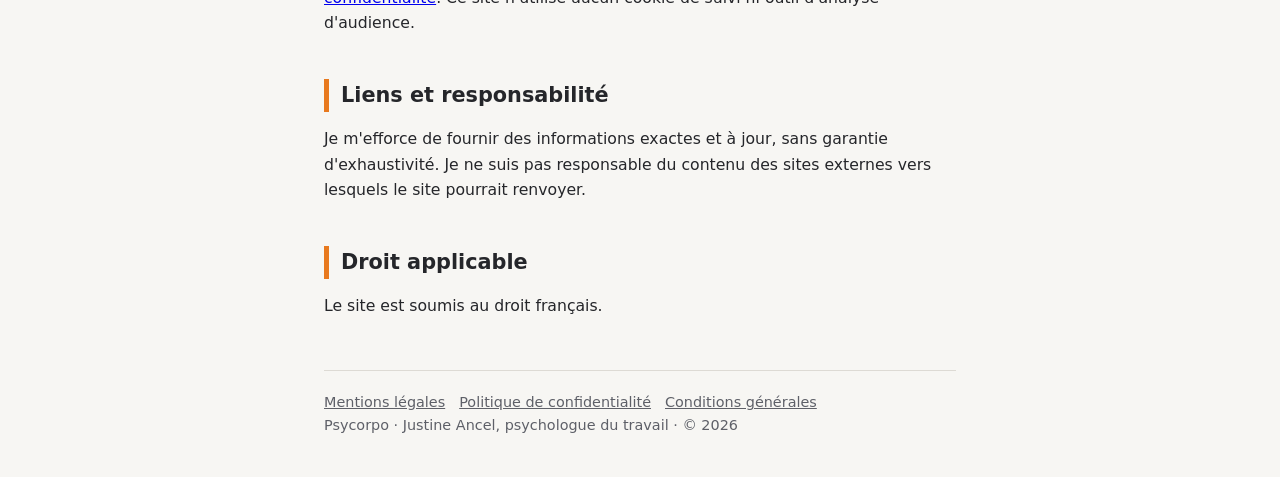
<file: mentions-legales.html>
<!DOCTYPE html>
<html lang="fr">
<head>
<meta charset="utf-8">
<meta name="viewport" content="width=device-width, initial-scale=1, viewport-fit=cover">
<title>Mentions légales · Psycorpo</title>
<meta name="description" content="Mentions légales du site Psycorpo, psychologue du travail.">
<style>
:root{
  --bg:#F7F6F3; --ink:#25262A; --muted:#5E6068; --orange:#E8791E; --line:#DDDAD4; --card:#fff;
  box-sizing:border-box; padding-top:env(safe-area-inset-top,0px); padding-bottom:env(safe-area-inset-bottom,0px);
}
@media (prefers-color-scheme: dark){
  :root:not([data-theme="light"]){--bg:#1C1D20;--ink:#EDEDEA;--muted:#A3A5AB;--line:#34363B;--card:#26272B}
}
:root[data-theme="dark"]{--bg:#1C1D20;--ink:#EDEDEA;--muted:#A3A5AB;--line:#34363B;--card:#26272B}
html{scroll-padding-top:env(safe-area-inset-top,0px)}
*{box-sizing:border-box}
body{margin:0;background:var(--bg);color:var(--ink);font-family:system-ui,-apple-system,"Segoe UI",Helvetica,Arial,sans-serif;line-height:1.6;font-size:17px}
main{max-width:680px;margin:0 auto;padding:36px 24px 40px}
h1{font-size:clamp(1.9rem,7.5vw,2.8rem);line-height:1.15;font-weight:800;margin:0 0 18px;letter-spacing:-.02em}
h2{font-size:1.3rem;font-weight:700;margin:0 0 14px;padding-left:12px;border-left:5px solid var(--orange)}
p{margin:0 0 16px;max-width:62ch}
section{margin-top:44px}
.back{display:inline-block;margin-bottom:24px;color:var(--muted);text-decoration:none}
.back:hover{color:var(--ink)}
a:focus-visible{outline:3px solid var(--orange);outline-offset:3px}
footer{margin-top:52px;padding-top:20px;border-top:1px solid var(--line);font-size:.9rem;color:var(--muted)}
ul{margin:0 0 16px;padding-left:22px;max-width:62ch}
li{margin-bottom:6px}
.legal p,.legal li{font-size:.98rem}
.maj{color:var(--muted);font-size:.9rem}
.brand{display:inline-block;font-size:1.6rem;font-weight:800;color:var(--ink);text-decoration:none;margin-bottom:28px}
.brand:hover{color:var(--orange)}
.foot a{color:var(--muted);margin-right:14px}
</style>
</head>
<body>
<main class="legal">
  <a class="brand" href="index.html">Psycorpo</a>
  <a class="back" href="index.html">← Retour à l'accueil</a>
  <h1>Mentions légales</h1>
  <p class="maj">Dernière mise à jour : 10 octobre 2026</p>

  <section>
    <h2>Éditrice du site</h2>
    <p>Justine Ancel, psychologue du travail, exerçant sous le nom commercial « Psycorpo ».<br>
    Statut : Entrepreneuse individuelle<br>
    SIREN : 109 685 032 · SIRET : 109 685 032 00012<br>
    Adresse professionnelle : Place Luigi Pirandello, 34990 Juvignac<br>
    Courriel : psycorpo.conseil@gmail.com<br>
    TVA : TVA non applicable, article 293 B du CGI</p>
    <p>Directrice de la publication : Justine Ancel.</p>
  </section>

  <section>
    <h2>Titre professionnel</h2>
    <p>Justine Ancel exerce sous le titre de psychologue, titre réglementé en France par l'article 44 de la loi n° 85-772 du 25 juillet 1985.</p>
    <ul>
      <li>Diplôme : Master 2 de psychologie (recherche en psychologie sociale et cognitive), délivré en France.</li>
      <li>Enregistrement auprès de l'Agence régionale de santé : numéro ADELI 349323543.</li>
      <li>Les psychologues ne relèvent pas d'un ordre professionnel. L'exercice est encadré par le <a href="https://psychologues.org/wp-content/uploads/2025/01/CODE-DE-DEONTOLOGIE-DES-PSYCHOLOGUES-2021_Colonnes_A3.pdf" rel="noopener">Code de déontologie des psychologues</a>, consultable en ligne.</li>
    </ul>
  </section>

  <section>
    <h2>Hébergement</h2>
    <p>Le site est hébergé par Netlify, Inc., 101 2nd Street, San Francisco, CA 94105, États-Unis (netlify.com). Le code source est conservé sur GitHub.</p>
  </section>

  <section>
    <h2>Nature des informations</h2>
    <p>Ce site présente mon activité. Il ne constitue pas une consultation et ne remplace ni un accompagnement individuel, ni un avis médical. En cas d'urgence ou de détresse, contactez le 15 ou le 112, ou le 3114 (numéro national de prévention du suicide, gratuit et ouvert en continu).</p>
  </section>

  <section>
    <h2>Propriété intellectuelle</h2>
    <p>Les textes, le logo et la mise en page du site sont ma propriété ou utilisés avec autorisation. Toute reproduction ou réutilisation sans mon accord écrit est interdite, sauf courtes citations avec mention de la source.</p>
  </section>

  <section>
    <h2>Conception du site et intelligence artificielle</h2>
    <p>Ce site a été conçu avec l'aide d'outils d'intelligence artificielle. Les contenus sont relus, validés et assumés par Justine Ancel, qui en est responsable.</p>
  </section>

  <section>
    <h2>Données personnelles</h2>
    <p>Le traitement de vos données personnelles est décrit dans la <a href="confidentialite.html">politique de confidentialité</a>. Ce site n'utilise aucun cookie de suivi ni outil d'analyse d'audience.</p>
  </section>

  <section>
    <h2>Liens et responsabilité</h2>
    <p>Je m'efforce de fournir des informations exactes et à jour, sans garantie d'exhaustivité. Je ne suis pas responsable du contenu des sites externes vers lesquels le site pourrait renvoyer.</p>
  </section>

  <section>
    <h2>Droit applicable</h2>
    <p>Le site est soumis au droit français.</p>
  </section>

  <footer class="foot"><a href="mentions-legales.html">Mentions légales</a><a href="confidentialite.html">Politique de confidentialité</a><a href="cgv.html">Conditions générales</a><br>Psycorpo · Justine Ancel, psychologue du travail · © 2026</footer>
</main>
</body>
</html>
</file>
<file: assets/quiz.css>
/* Tests offerts Psycorpo : reprend les variables de couleur des pages du site */
.qpage { padding-block: 32px 80px; }
.qpage .wrap { max-width: 820px; display: grid; gap: 28px; }
.q-intro { display: grid; gap: 18px; }
.q-intro .lead { font-size: 1.15rem; color: var(--muted); }
.q-facts { display: flex; flex-wrap: wrap; gap: 10px; margin: 0; padding: 0; list-style: none; }
.q-facts li { border: 1px solid var(--line); border-radius: 999px; padding: 6px 14px; font-size: 0.92rem; background: var(--surface); }
.q-intro .btn { justify-self: start; }
.q-fine { font-size: 0.88rem; color: var(--muted); }

#quiz { scroll-margin-top: 16px; }
.q-progress { display: grid; gap: 8px; font-size: 0.9rem; color: var(--muted); margin-bottom: 20px; }
.q-bar { height: 8px; border-radius: 999px; background: var(--soft); overflow: hidden; }
.q-bar i { display: block; height: 100%; background: var(--accent); transition: width .3s ease; }
.q-form { display: grid; gap: 16px; }
.q-item { border: 1px solid var(--line); border-radius: 16px; background: var(--surface); padding: 18px 18px 14px; margin: 0; min-width: 0; }
.q-item legend { float: left; width: 100%; padding: 0; margin-bottom: 12px; font-weight: 600; font-size: 1.05rem; }
.q-item.q-missing { border-color: var(--accent); box-shadow: 0 0 0 2px var(--accent) inset; }
.q-scale { clear: both; display: grid; grid-template-columns: repeat(5, 1fr); gap: 8px; }
.q-scale label { display: grid; justify-items: center; gap: 6px; text-align: center; font-size: 0.82rem; color: var(--muted); cursor: pointer; padding: 8px 4px; border-radius: 10px; border: 1px solid transparent; }
.q-scale label:hover { background: var(--soft); }
.q-scale input { width: 22px; height: 22px; margin: 0; accent-color: var(--accent); cursor: pointer; }
.q-scale label:has(input:checked) { border-color: var(--accent); color: var(--ink); font-weight: 600; }
.q-nav { display: flex; flex-wrap: wrap; gap: 12px; justify-content: space-between; margin-top: 8px; }
.q-nav .btn-main { margin-left: auto; border: 0; cursor: pointer; }
.q-nav .btn-line, .q-results > .btn-line { background: none; cursor: pointer; }
.q-msg { color: var(--accent); font-weight: 600; min-height: 1.2em; }

.q-results { display: grid; gap: 20px; }
.q-lead { font-size: 1.1rem; color: var(--muted); }
.q-bars { display: grid; gap: 10px; background: var(--surface); border: 1px solid var(--line); border-radius: 16px; padding: 18px; }
.q-row { display: grid; grid-template-columns: minmax(110px, 30%) 1fr 36px; gap: 12px; align-items: center; font-size: 0.95rem; }
.q-track { height: 12px; border-radius: 999px; background: var(--soft); overflow: hidden; }
.q-track i { display: block; height: 100%; background: var(--muted); opacity: .55; border-radius: 999px; }
.q-top .q-track i { background: var(--accent); opacity: 1; }
.q-top .q-name { font-weight: 700; }
.q-score { text-align: right; color: var(--muted); font-variant-numeric: tabular-nums; }
.q-card { background: var(--surface); border: 1px solid var(--line); border-radius: 18px; padding: 24px; display: grid; gap: 10px; }
.q-card .who { font-size: 0.82rem; font-weight: 600; letter-spacing: .1em; text-transform: uppercase; color: var(--accent); }
.q-card .q-tag { font-family: var(--font-display); font-size: 1.25rem; font-weight: 700; line-height: 1.25; }
.q-card h3 { font-size: 1.05rem; margin-top: 6px; }
.q-card p { color: var(--muted); }
.q-note { background: var(--soft); border-radius: 14px; padding: 16px 18px; }
.q-cta { background: var(--deep); color: var(--deep-ink); border-radius: 22px; padding: 32px 24px; display: grid; gap: 14px; justify-items: center; text-align: center; }
.q-cta p { opacity: .9; max-width: 34em; }
.q-cta .q-more { color: var(--deep-ink); font-weight: 600; text-underline-offset: 4px; font-size: 0.95rem; }
/* Aperçu des résultats : partie réservée à la restitution */
.q-lock { display: grid; gap: 12px; margin-top: 6px; padding: 16px; border-radius: 14px; background: var(--soft); border: 1px dashed var(--line); }
.q-lock-lines { display: grid; gap: 8px; }
.q-lock-lines i { display: block; height: 10px; border-radius: 999px; background: var(--line); opacity: .8; }
.q-lock-lines i:nth-child(2) { width: 85%; } .q-lock-lines i:nth-child(3) { width: 60%; }
.q-lock p { color: var(--ink) !important; font-size: 0.95rem; }

/* Page /tests/ : 4 tests et panneau du test en cours */
.cards.four { grid-template-columns: repeat(2, 1fr); }
.card .meta { font-size: 0.88rem; color: var(--muted); font-weight: 600; }
.card button.btn { border: 0; cursor: pointer; justify-self: start; }
.qpanel { padding-block: 56px 72px; border-top: 1px solid var(--line); scroll-margin-top: 8px; }
.qpanel .wrap { max-width: 820px; display: grid; gap: 20px; }
.qpanel-head { display: flex; justify-content: space-between; align-items: baseline; gap: 16px; flex-wrap: wrap; }
.qpanel-head button { background: none; border: 0; color: var(--muted); font: inherit; text-decoration: underline; cursor: pointer; }
.q-sub { clear: both; font-size: 0.9rem; font-weight: 600; color: var(--muted); margin: 10px 0 6px; }
.q-hint { font-weight: 400; font-size: 0.88rem; color: var(--muted); }
.q-options { clear: both; display: grid; gap: 8px; }
.q-options label { display: flex; gap: 10px; align-items: flex-start; padding: 10px 12px; border: 1px solid var(--line); border-radius: 10px; cursor: pointer; }
.q-options label:hover { background: var(--soft); }
.q-options label:has(input:checked) { border-color: var(--accent); font-weight: 600; }
.q-options input { width: 20px; height: 20px; margin: 2px 0 0; flex-shrink: 0; accent-color: var(--accent); }
.q-open-label { display: block; font-weight: 600; font-size: 1.05rem; margin-bottom: 10px; }
.q-item textarea { width: 100%; padding: 12px; border: 1px solid var(--line); border-radius: 10px; font: inherit; background: var(--bg); color: var(--ink); resize: vertical; }
.q-results .q-nav .btn-line { background: none; cursor: pointer; text-decoration: none; }
@media (max-width: 860px) { .cards.four { grid-template-columns: 1fr; } }
@media (max-width: 600px) {
  .q-scale { grid-template-columns: 1fr; gap: 4px; }
  .q-scale label { grid-template-columns: 22px 1fr; justify-items: start; text-align: left; font-size: 0.92rem; padding: 8px 10px; }
  .q-row { grid-template-columns: 1fr 36px; }
  .q-row .q-track { grid-column: 1 / -1; grid-row: 2; }
}
</file>
